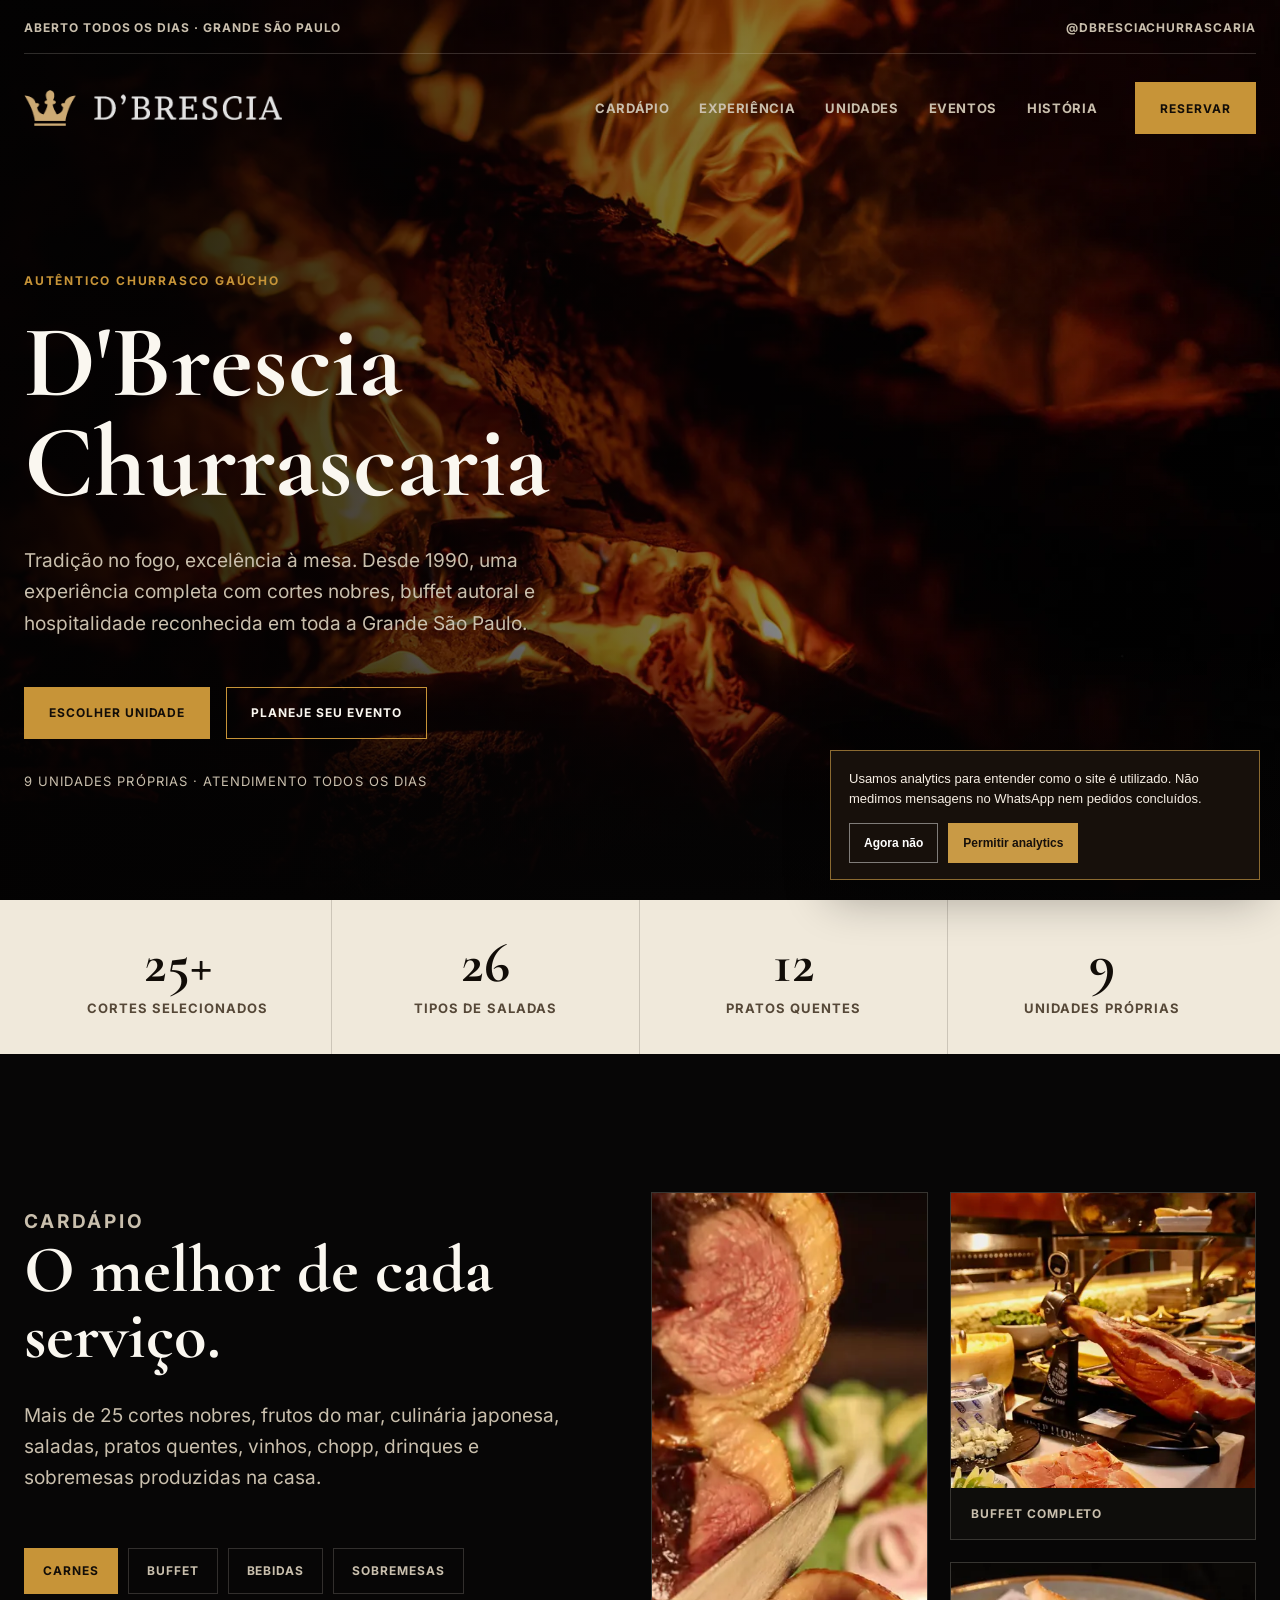
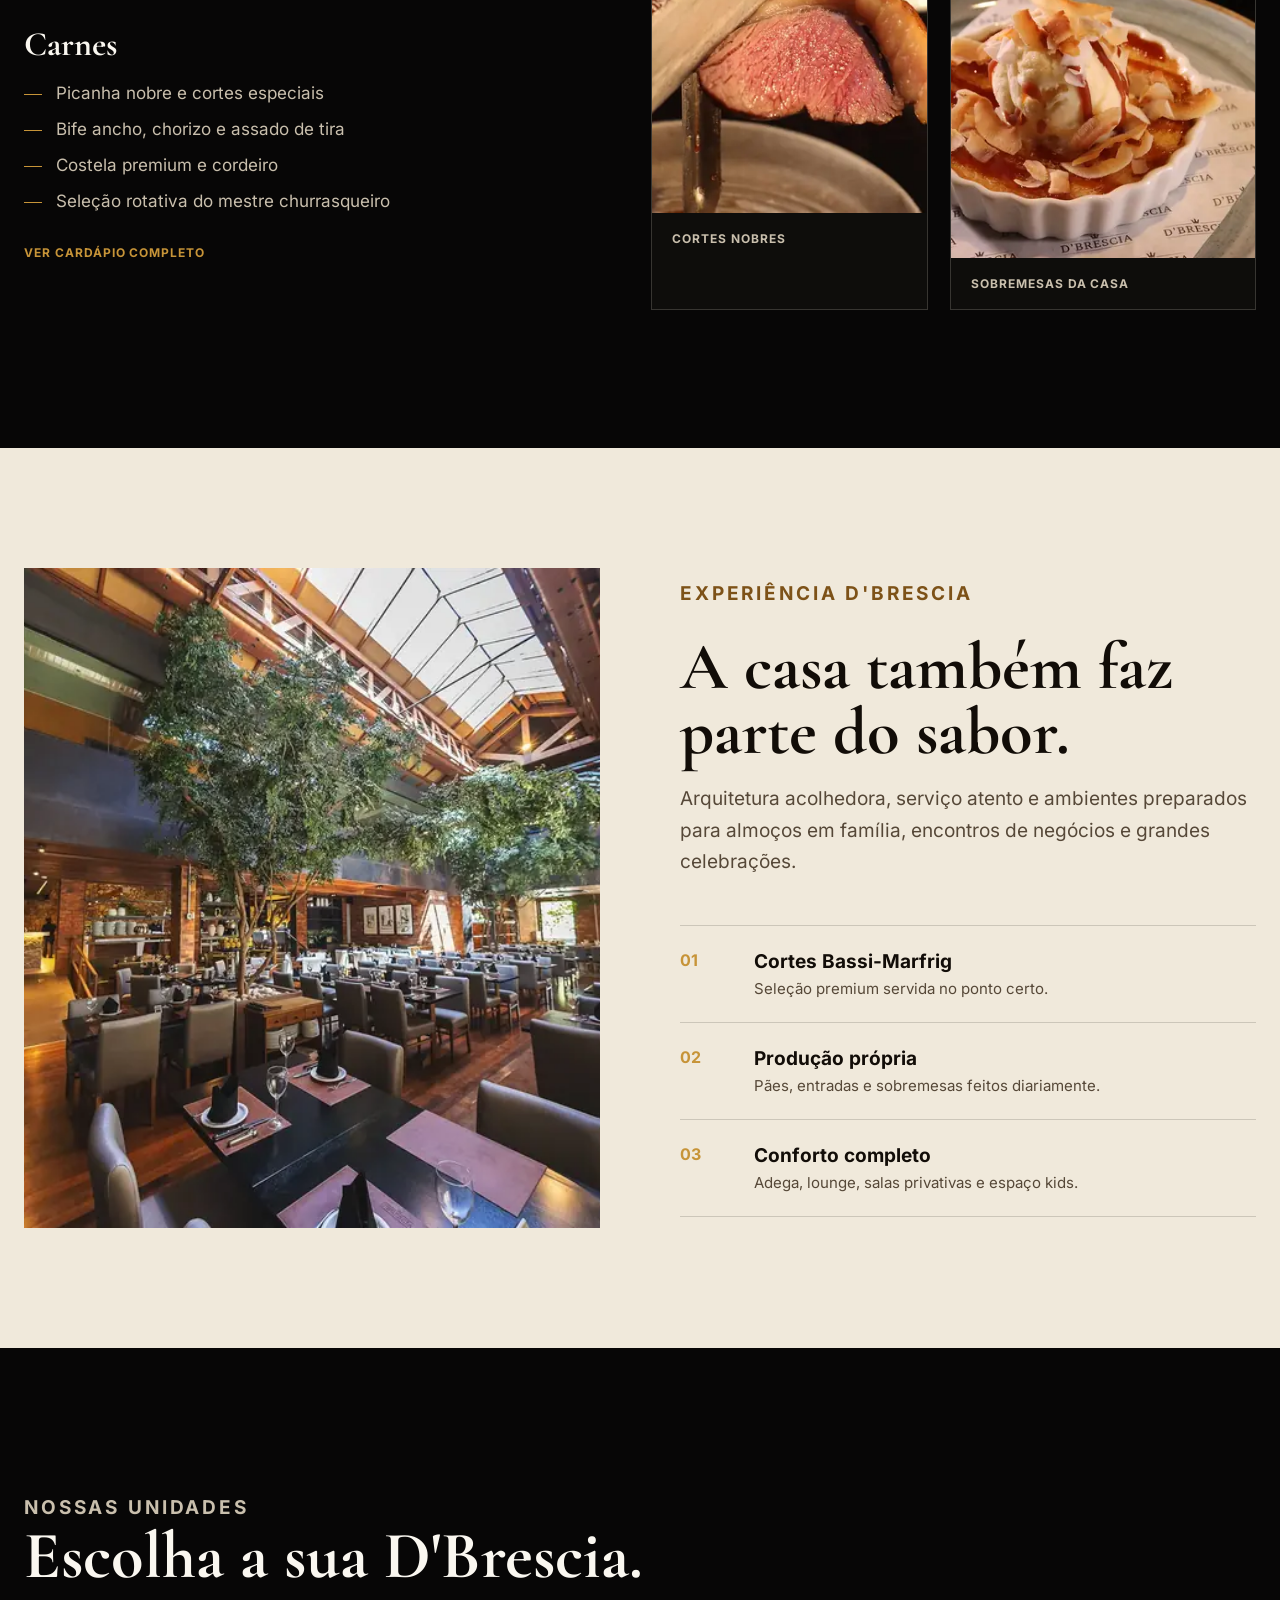
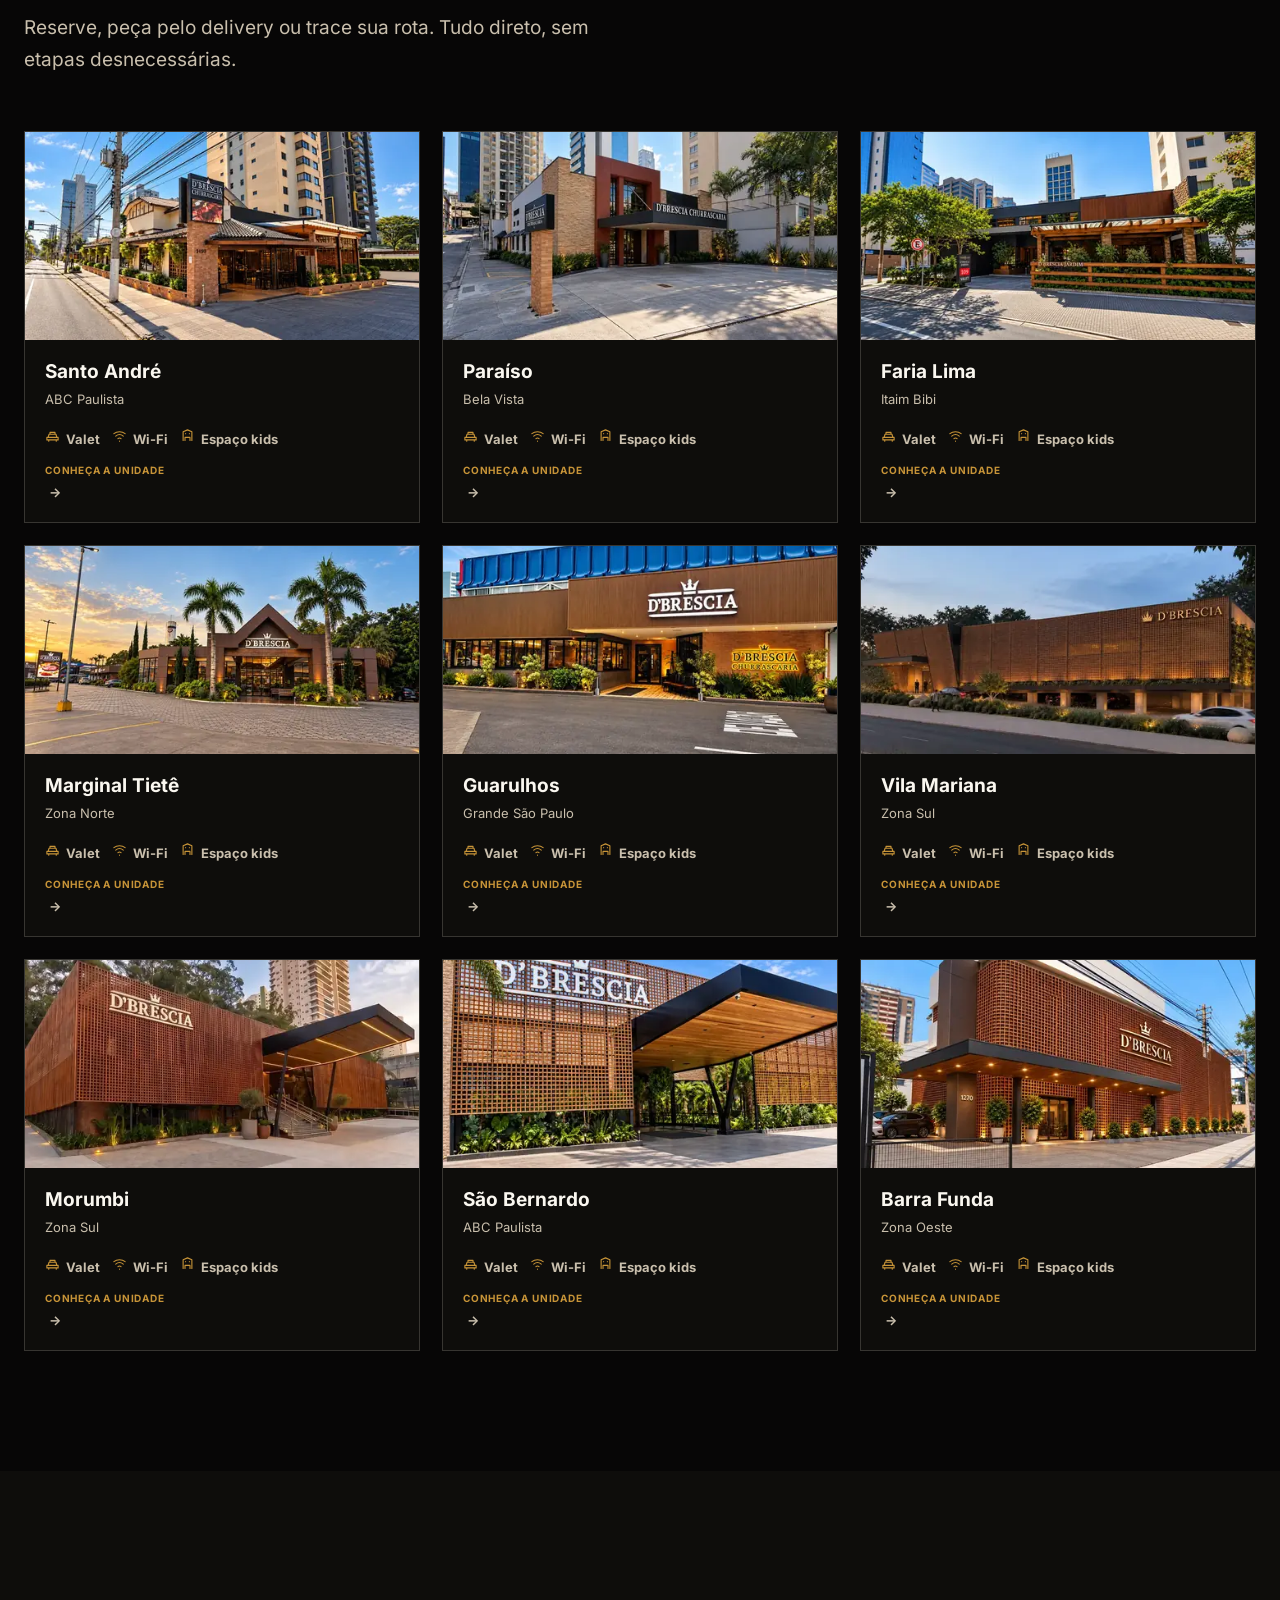
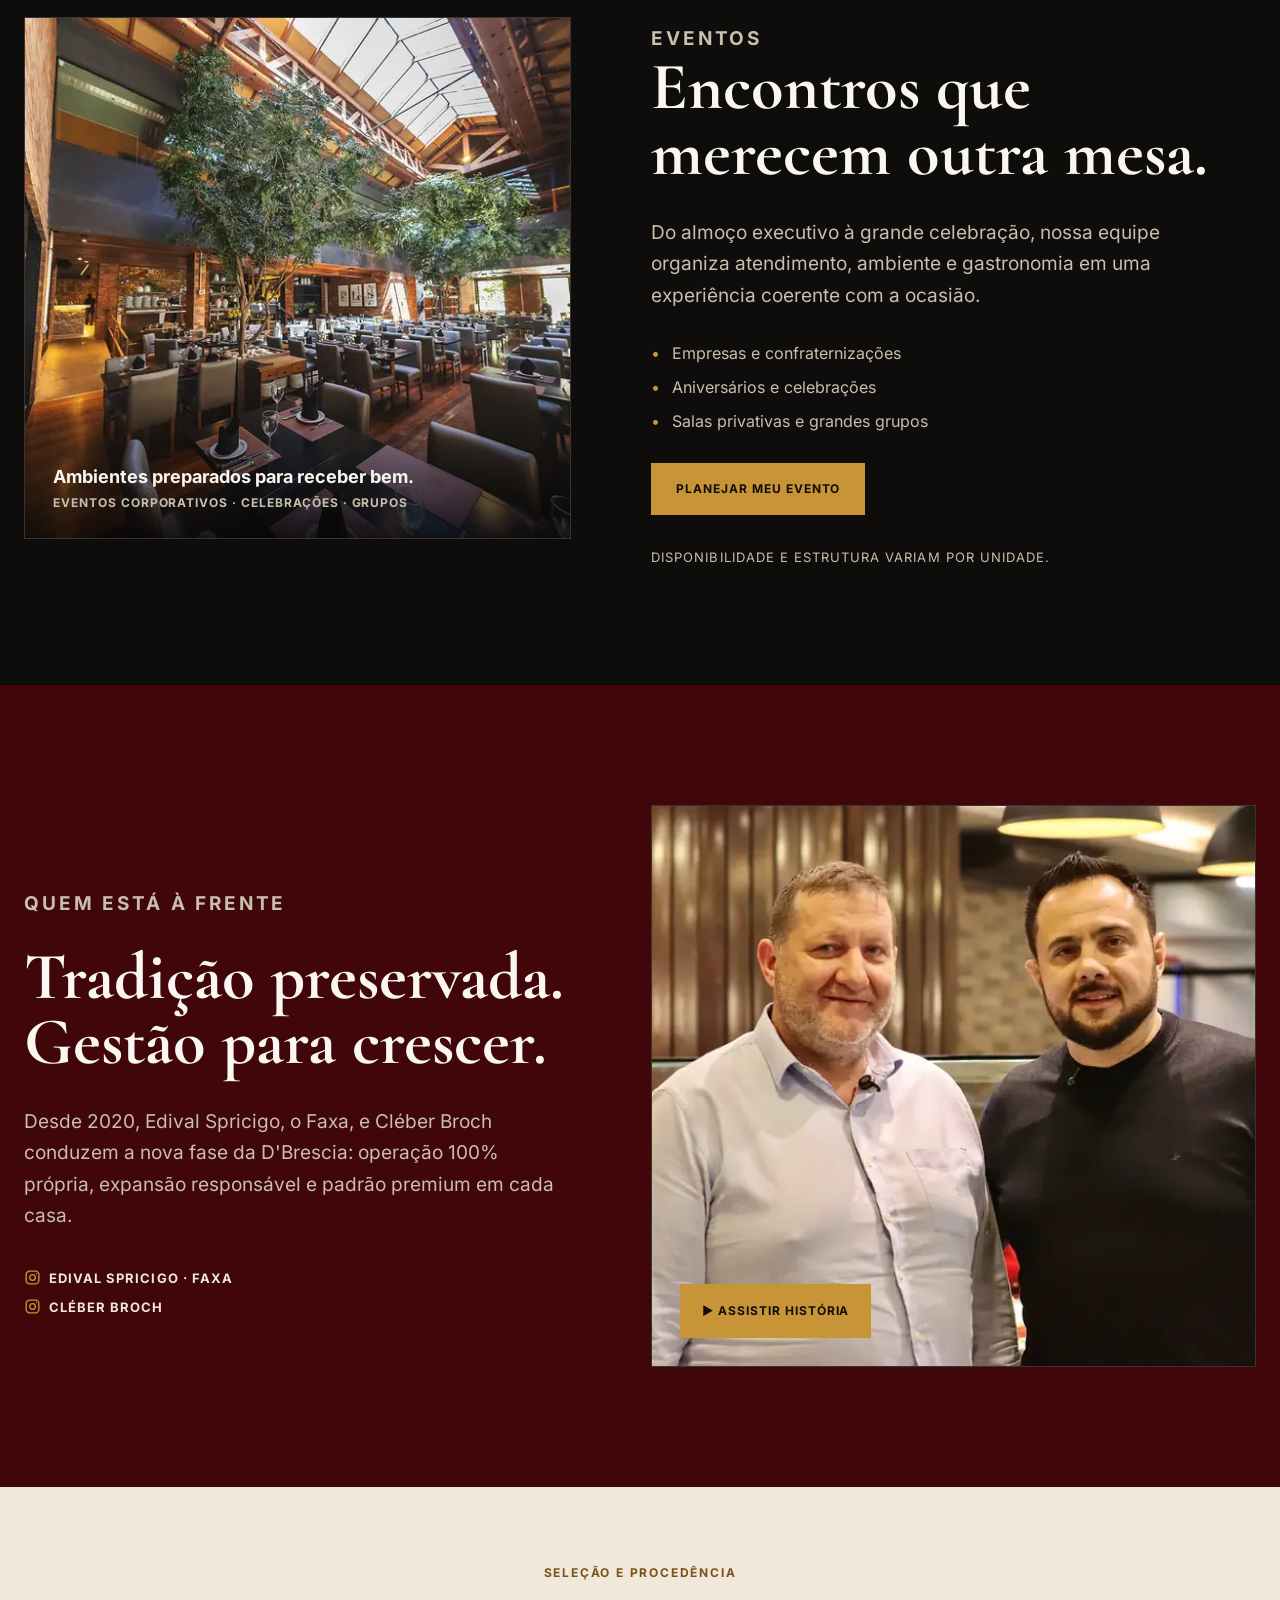
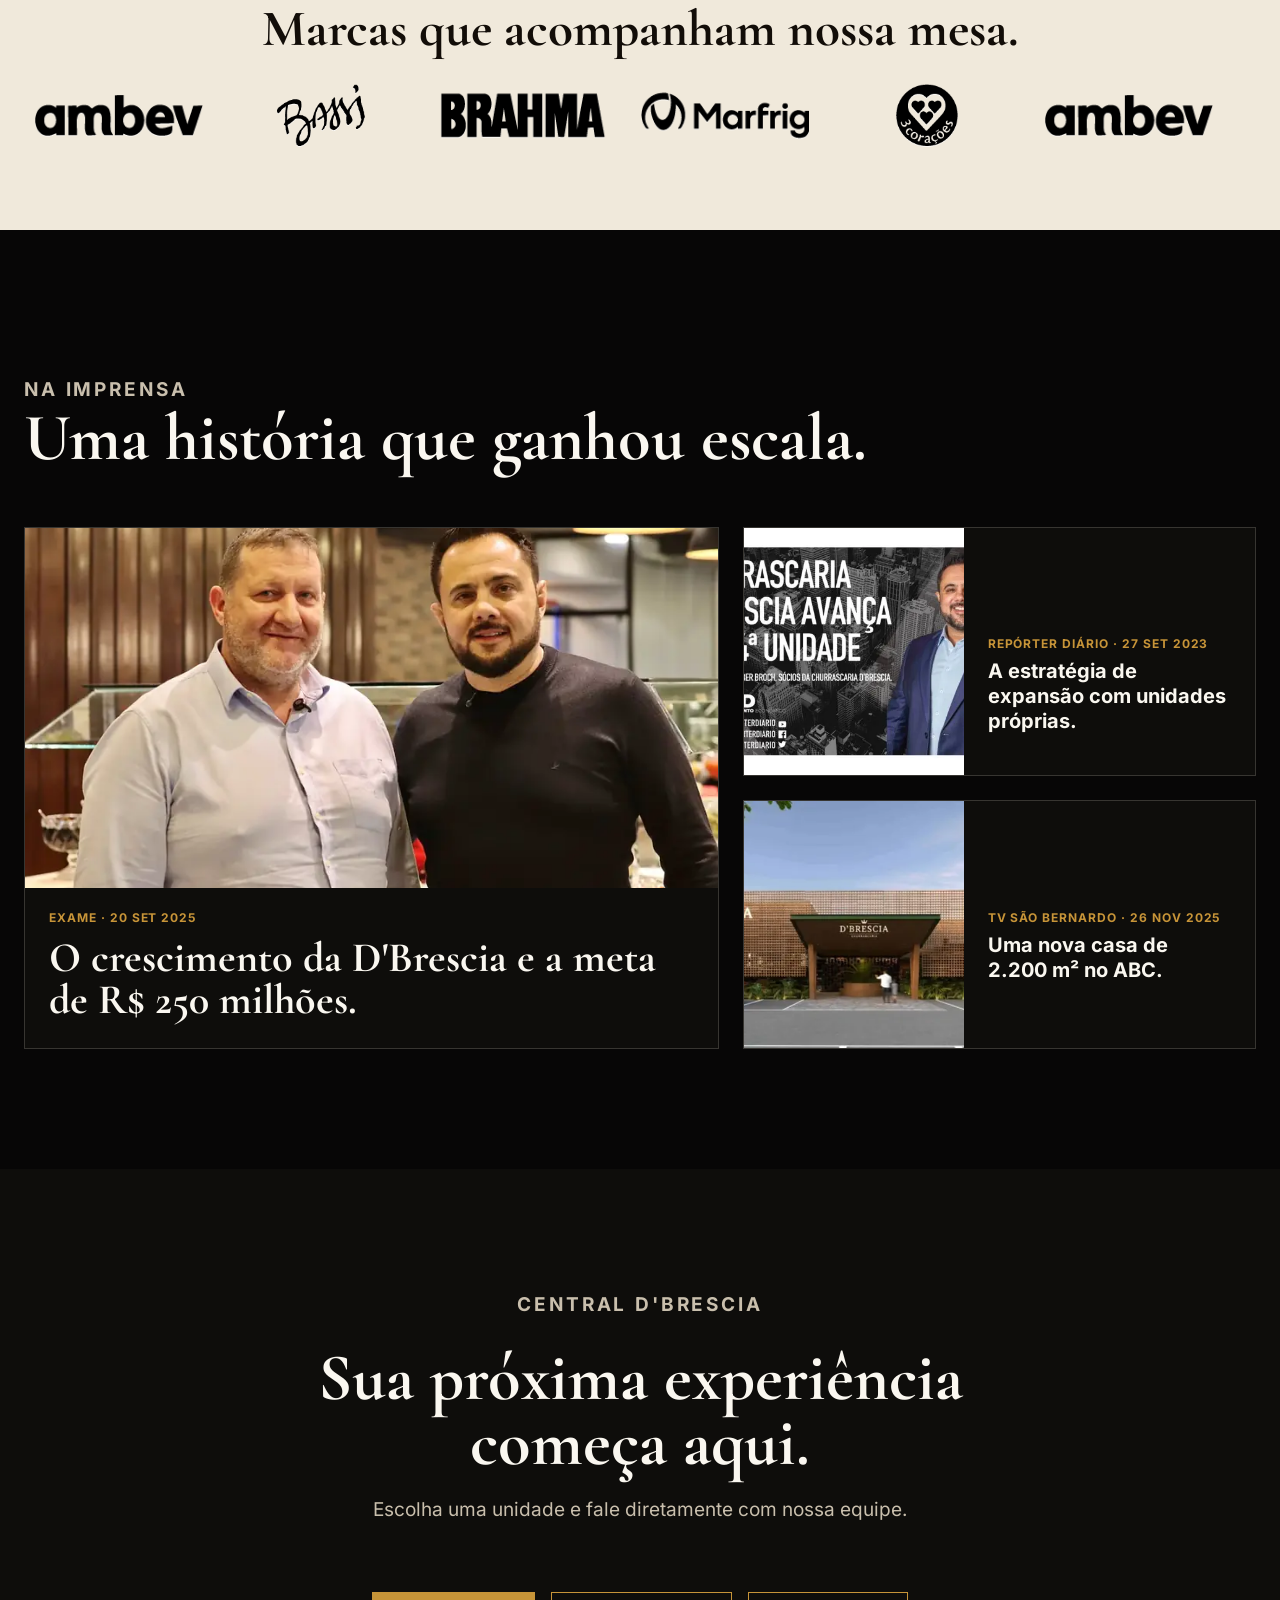
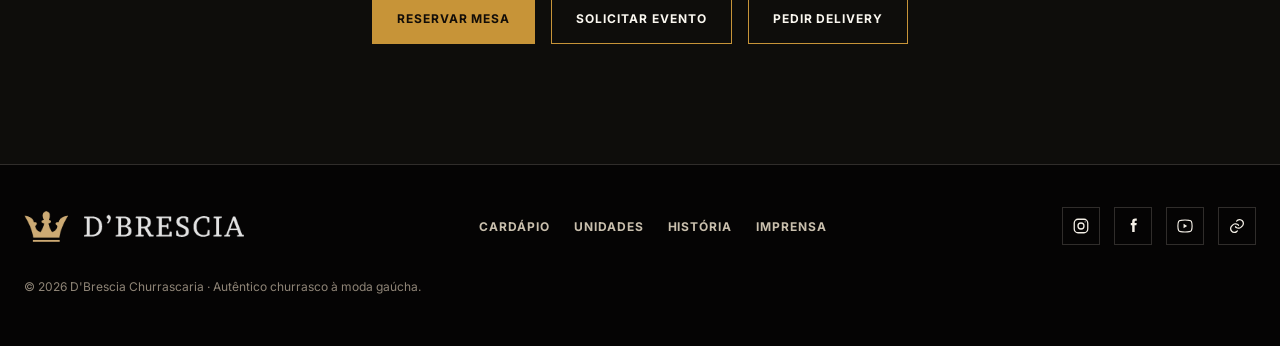
<file: index.html>
<!doctype html>
<html lang="pt-BR">
  <head>
    <meta charset="utf-8" />
    <meta name="viewport" content="width=device-width, initial-scale=1" />
    <title>D'Brescia Churrascaria | Rodízio, cortes nobres e eventos em São Paulo</title>
    <meta
      name="description"
      content="D'Brescia Churrascaria: rodízio com cortes nobres, buffet completo, eventos e 9 unidades na Grande São Paulo. Reserve sua mesa."
    />
    <meta name="robots" content="index,follow,max-image-preview:large,max-snippet:-1,max-video-preview:-1" />
    <meta name="theme-color" content="#070606" />
    <link rel="canonical" href="https://dbrescia.com.br/" />
    <meta property="og:type" content="website" />
    <meta property="og:locale" content="pt_BR" />
    <meta property="og:site_name" content="D'Brescia Churrascaria" />
    <meta property="og:title" content="D'Brescia Churrascaria | Rodízio, cortes nobres e eventos" />
    <meta property="og:description" content="Cortes nobres, buffet completo e hospitalidade em 9 unidades na Grande São Paulo." />
    <meta property="og:url" content="https://dbrescia.com.br/" />
    <meta property="og:image" content="https://dbrescia.com.br/assets/optimized/hero-fire.webp" />
    <meta name="twitter:card" content="summary_large_image" />
    <link rel="preload" as="image" href="assets/optimized/hero-fire-mobile.webp" media="(max-width: 620px)" fetchpriority="high" />
    <link rel="preload" as="image" href="assets/optimized/hero-fire.webp" media="(min-width: 621px)" fetchpriority="high" />
    <link rel="preload" as="font" type="font/woff2" href="assets/fonts/inter-400.woff2" crossorigin />
    <link rel="preload" as="font" type="font/woff2" href="assets/fonts/cormorant-garamond-700.woff2" crossorigin />
    <link rel="manifest" href="site.webmanifest" />
    <style>
      @font-face { font-family: "Cormorant Garamond"; font-style: normal; font-weight: 700; font-display: swap; src: url("assets/fonts/cormorant-garamond-700.woff2") format("woff2"); }
      @font-face { font-family: "Inter"; font-style: normal; font-weight: 400; font-display: swap; src: url("assets/fonts/inter-400.woff2") format("woff2"); }
      @font-face { font-family: "Inter"; font-style: normal; font-weight: 700; font-display: swap; src: url("assets/fonts/inter-700.woff2") format("woff2"); }
    </style>
    <link rel="stylesheet" href="styles.css" />
  </head>
  <body>
    <a class="skip-link" href="#conteudo">Pular para o conteúdo principal</a>
    <header class="site-header" id="inicio">
      <div class="hero-bg" aria-hidden="true">
        <picture>
          <source media="(max-width: 620px)" srcset="assets/optimized/hero-fire-mobile.webp" width="640" height="1067" />
          <img class="hero-poster" src="assets/optimized/hero-fire.webp" alt="" width="1600" height="1067" fetchpriority="high" />
        </picture>
        <video class="hero-video" muted loop playsinline preload="none" data-src="content/img/comrpessed-fire.mp4"></video>
      </div>
      <div class="container header-shell">
        <div class="topbar">
          <span>Aberto todos os dias · Grande São Paulo</span>
          <a href="https://www.instagram.com/dbresciachurrascaria/" target="_blank" rel="noreferrer">@dbresciachurrascaria</a>
        </div>

        <nav class="main-nav" aria-label="Navegação principal">
          <a class="brand" href="#inicio" aria-label="D'Brescia Churrascaria">
            <img src="assets/figma/fe874.png" alt="D'Brescia" width="301" height="42" />
          </a>
          <div class="nav-links">
            <a href="#cardapio">Cardápio</a>
            <a href="#experiencia">Experiência</a>
            <a href="#unidades">Unidades</a>
            <a href="#eventos">Eventos</a>
            <a href="#historia">História</a>
          </div>
          <a class="btn btn-gold nav-cta" href="https://dbrescia.com.br/tree/">Reservar</a>
          <button class="menu-button" type="button" aria-label="Abrir menu" aria-controls="mobile-menu" aria-expanded="false">
            <span></span><span></span>
          </button>
        </nav>

        <section class="hero-copy" aria-labelledby="hero-title">
          <p class="eyebrow">Autêntico churrasco gaúcho</p>
          <h1 id="hero-title">D'Brescia Churrascaria</h1>
          <p>
            Tradição no fogo, excelência à mesa. Desde 1990, uma experiência completa com cortes nobres,
            buffet autoral e hospitalidade reconhecida em toda a Grande São Paulo.
          </p>
          <div class="hero-actions">
            <a class="btn btn-gold" href="#unidades">Escolher unidade</a>
            <a class="btn btn-outline" href="#eventos">Planeje seu evento</a>
          </div>
          <small>9 unidades próprias · atendimento todos os dias</small>
        </section>
      </div>
    </header>

    <dialog class="mobile-menu" id="mobile-menu" aria-label="Menu principal">
      <div class="mobile-menu-head">
        <img src="assets/figma/fe874.png" alt="D'Brescia" width="301" height="42" />
        <button type="button" data-close-menu aria-label="Fechar menu">×</button>
      </div>
      <nav>
        <a href="#inicio">Início</a>
        <a href="#cardapio">Cardápio</a>
        <a href="#unidades">Unidades</a>
        <a href="#historia">Nossa história</a>
        <a href="#imprensa">Imprensa</a>
        <a href="#eventos">Eventos</a>
      </nav>
      <div class="mobile-menu-actions">
        <a class="btn btn-gold" href="tree/?mode=reservation#unidades">Reservar mesa</a>
        <a class="btn btn-outline" href="tree/?mode=events#unidades">Solicitar evento</a>
      </div>
    </dialog>

    <main id="conteudo">
      <section class="proof-band" aria-label="Destaques">
        <div class="container proof-grid">
          <article><strong>25+</strong><span>cortes selecionados</span></article>
          <article><strong>26</strong><span>tipos de saladas</span></article>
          <article><strong>12</strong><span>pratos quentes</span></article>
          <article><strong>9</strong><span>unidades próprias</span></article>
        </div>
      </section>

      <section class="section menu-section" id="cardapio">
        <div class="container menu-layout">
          <div class="section-copy">
            <p class="eyebrow">Cardápio</p>
            <h2>O melhor de cada serviço.</h2>
            <p>
              Mais de 25 cortes nobres, frutos do mar, culinária japonesa, saladas, pratos quentes, vinhos,
              chopp, drinques e sobremesas produzidas na casa.
            </p>
            <div class="tabs" role="tablist" aria-label="Categorias do cardápio">
              <button class="tab is-active" id="tab-carnes" type="button" role="tab" aria-selected="true" aria-controls="menu-panel" data-menu-tab="carnes">Carnes</button>
              <button class="tab" id="tab-buffet" type="button" role="tab" aria-selected="false" aria-controls="menu-panel" data-menu-tab="buffet">Buffet</button>
              <button class="tab" id="tab-bebidas" type="button" role="tab" aria-selected="false" aria-controls="menu-panel" data-menu-tab="bebidas">Bebidas</button>
              <button class="tab" id="tab-sobremesas" type="button" role="tab" aria-selected="false" aria-controls="menu-panel" data-menu-tab="sobremesas">Sobremesas</button>
            </div>
            <div class="menu-panel" id="menu-panel" role="tabpanel" aria-live="polite" aria-labelledby="tab-carnes" tabindex="-1"></div>
          </div>
          <div class="menu-gallery" aria-label="Fotos do cardápio">
            <figure class="gallery-main">
              <img src="assets/optimized/menu-carnes-960.webp" srcset="assets/optimized/menu-carnes-480.webp 480w, assets/optimized/menu-carnes-960.webp 960w" sizes="(max-width: 980px) 60vw, 420px" alt="Cortes nobres" loading="lazy" decoding="async" data-menu-image-main />
              <figcaption data-menu-caption-main>Cortes nobres</figcaption>
            </figure>
            <figure>
              <img src="assets/optimized/menu-buffet-960.webp" srcset="assets/optimized/menu-buffet-480.webp 480w, assets/optimized/menu-buffet-960.webp 960w" sizes="(max-width: 980px) 40vw, 320px" alt="Buffet completo" loading="lazy" decoding="async" data-menu-image-side />
              <figcaption data-menu-caption-side>Buffet completo</figcaption>
            </figure>
            <figure>
              <img src="assets/optimized/menu-sobremesas-960.webp" srcset="assets/optimized/menu-sobremesas-480.webp 480w, assets/optimized/menu-sobremesas-960.webp 960w" sizes="(max-width: 980px) 40vw, 450px" alt="Sobremesas da casa" loading="lazy" decoding="async" data-menu-image-bottom />
              <figcaption data-menu-caption-bottom>Sobremesas da casa</figcaption>
            </figure>
          </div>
        </div>
      </section>

      <section class="section experience" id="experiencia">
        <div class="experience-image">
          <img src="assets/optimized/ambiente-1200.webp" srcset="assets/optimized/ambiente-800.webp 800w, assets/optimized/ambiente-1200.webp 1200w, assets/optimized/ambiente.webp 1400w" sizes="(max-width: 980px) 100vw, 50vw" alt="Ambiente da D'Brescia" loading="lazy" decoding="async" />
        </div>
        <div class="experience-copy">
          <p class="eyebrow">Experiência D'Brescia</p>
          <h2>A casa também faz parte do sabor.</h2>
          <p>
            Arquitetura acolhedora, serviço atento e ambientes preparados para almoços em família,
            encontros de negócios e grandes celebrações.
          </p>
          <ol class="feature-list">
            <li><span>01</span><strong>Cortes Bassi-Marfrig</strong><small>Seleção premium servida no ponto certo.</small></li>
            <li><span>02</span><strong>Produção própria</strong><small>Pães, entradas e sobremesas feitos diariamente.</small></li>
            <li><span>03</span><strong>Conforto completo</strong><small>Adega, lounge, salas privativas e espaço kids.</small></li>
          </ol>
        </div>
      </section>

      <section class="section units-section" id="unidades">
        <div class="container">
          <div class="section-head">
            <div>
              <p class="eyebrow">Nossas unidades</p>
              <h2>Escolha a sua D'Brescia.</h2>
              <p>Reserve, peça pelo delivery ou trace sua rota. Tudo direto, sem etapas desnecessárias.</p>
            </div>
          </div>

          <div class="unit-feature" aria-live="polite">
            <img data-unit-main-image src="assets/optimized/unidade-santo-andre.webp" srcset="assets/optimized/unidade-santo-andre-480.webp 480w, assets/optimized/unidade-santo-andre-800.webp 800w, assets/optimized/unidade-santo-andre.webp 1200w" sizes="(max-width: 980px) 100vw, 60vw" alt="Unidade Santo André" loading="lazy" decoding="async" />
            <div>
              <span data-unit-index>01 / 09</span>
              <h3 data-unit-name>Santo André</h3>
              <p data-unit-address>Av. Dom Pedro II, 444 · Jardim</p>
              <div class="unit-actions">
                <a class="btn btn-gold" data-unit-whatsapp href="https://wa.me/5511996057584" target="_blank" rel="noreferrer">WhatsApp</a>
                <a class="btn btn-outline" data-unit-page href="unidades/santo-andre/">Conhecer unidade</a>
              </div>
            </div>
          </div>

          <div class="unit-controls" role="group" aria-label="Selecionar unidade"></div>
          <div class="unit-grid"></div>
        </div>
      </section>

      <section class="section events" id="eventos">
        <div class="container events-layout">
          <figure>
            <img src="assets/optimized/ambiente-1200.webp" srcset="assets/optimized/ambiente-800.webp 800w, assets/optimized/ambiente-1200.webp 1200w, assets/optimized/ambiente.webp 1400w" sizes="(max-width: 980px) 100vw, 50vw" alt="Ambiente preparado para eventos" loading="lazy" decoding="async" />
            <figcaption>
              <strong>Ambientes preparados para receber bem.</strong>
              <span>Eventos corporativos · celebrações · grupos</span>
            </figcaption>
          </figure>
          <div class="section-copy">
            <p class="eyebrow">Eventos</p>
            <h2>Encontros que merecem outra mesa.</h2>
            <p>
              Do almoço executivo à grande celebração, nossa equipe organiza atendimento, ambiente e gastronomia
              em uma experiência coerente com a ocasião.
            </p>
            <ul class="check-list">
              <li>Empresas e confraternizações</li>
              <li>Aniversários e celebrações</li>
              <li>Salas privativas e grandes grupos</li>
            </ul>
            <a class="btn btn-gold" href="tree/?mode=events#unidades">Planejar meu evento</a>
            <small>Disponibilidade e estrutura variam por unidade.</small>
          </div>
        </div>
      </section>

      <section class="section story" id="historia">
        <div class="container story-layout">
          <div>
            <p class="eyebrow">Quem está à frente</p>
            <h2>Tradição preservada. Gestão para crescer.</h2>
            <p>
              Desde 2020, Edival Spricigo, o Faxa, e Cléber Broch conduzem a nova fase da D'Brescia:
              operação 100% própria, expansão responsável e padrão premium em cada casa.
            </p>
            <div class="leaders">
              <a class="leaders__link" href="https://www.instagram.com/faxadbrescia/" target="_blank" rel="noreferrer">
                <svg viewBox="0 0 24 24" aria-hidden="true"><rect x="3" y="3" width="18" height="18" rx="5"></rect><circle cx="12" cy="12" r="4"></circle><circle class="leaders__dot" cx="17.5" cy="6.5" r="1"></circle></svg>
                <span>Edival Spricigo · Faxa</span>
              </a>
              <a class="leaders__link" href="https://www.instagram.com/cleberbroch/" target="_blank" rel="noreferrer">
                <svg viewBox="0 0 24 24" aria-hidden="true"><rect x="3" y="3" width="18" height="18" rx="5"></rect><circle cx="12" cy="12" r="4"></circle><circle class="leaders__dot" cx="17.5" cy="6.5" r="1"></circle></svg>
                <span>Cléber Broch</span>
              </a>
            </div>
          </div>
          <a class="video-card" href="https://www.youtube.com/watch?v=GO7LX_fqPFc" target="_blank" rel="noreferrer">
            <img src="assets/optimized/historia-1200.webp" srcset="assets/optimized/historia-480.webp 480w, assets/optimized/historia-800.webp 800w, assets/optimized/historia-1200.webp 1200w" sizes="(max-width: 980px) 100vw, 50vw" alt="Edival Spricigo e Cléber Broch" loading="lazy" decoding="async" />
            <span>▶ Assistir história</span>
          </a>
        </div>
      </section>

      <section class="partners" aria-labelledby="partners-title">
        <div class="container partners-layout">
          <div>
            <p class="eyebrow">Seleção e procedência</p>
            <h2 id="partners-title">Marcas que acompanham nossa mesa.</h2>
          </div>
          <div class="partner-marquee" role="group" aria-label="Marcas selecionadas">
            <div class="partner-logos">
              <div class="partner-logos__group">
                <img src="assets/figma/53ff4.png" alt="Ambev" />
                <img src="assets/figma/e5838.png" alt="Bassi" />
                <img src="assets/figma/cb8c1.png" alt="Brahma" />
                <img src="assets/figma/28955.png" alt="Marfrig" />
                <img src="assets/figma/1bcff.png" alt="3 Corações" />
              </div>
              <div class="partner-logos__group" aria-hidden="true">
                <img src="assets/figma/53ff4.png" alt="" />
                <img src="assets/figma/e5838.png" alt="" />
                <img src="assets/figma/cb8c1.png" alt="" />
                <img src="assets/figma/28955.png" alt="" />
                <img src="assets/figma/1bcff.png" alt="" />
              </div>
            </div>
          </div>
        </div>
      </section>

      <section class="section press" id="imprensa">
        <div class="container">
          <div class="section-head">
            <div>
              <p class="eyebrow">Na imprensa</p>
              <h2>Uma história que ganhou escala.</h2>
            </div>
          </div>
          <div class="press-grid">
            <a class="press-main" href="https://exame.com/negocios/o-paulista-e-o-catarinense-que-vao-faturar-r-250-milhoes-com-churrasco-tipicamente-gaucho/" target="_blank" rel="noreferrer">
              <img src="assets/optimized/historia-1200.webp" srcset="assets/optimized/historia-480.webp 480w, assets/optimized/historia-800.webp 800w, assets/optimized/historia-1200.webp 1200w" sizes="(max-width: 980px) 100vw, 50vw" alt="Entrevista D'Brescia" loading="lazy" decoding="async" />
              <span>Exame · 20 set 2025</span>
              <strong>O crescimento da D'Brescia e a meta de R$ 250 milhões.</strong>
            </a>
            <a class="press-item" href="https://www.reporterdiario.com.br/noticia/3321162/rd-momento-economico-27-09-2023-as-18h-churrascaria-dbrescia-avanca-com-4a-unidade/" target="_blank" rel="noreferrer">
              <img src="assets/optimized/press-reporter-diario.webp" alt="Repórter Diário" width="600" height="400" loading="lazy" decoding="async" />
              <span>Repórter Diário · 27 set 2023</span>
              <strong>A estratégia de expansão com unidades próprias.</strong>
            </a>
            <a class="press-item" href="https://tvsaobernardo.com/churrascaria-dbrescia-inaugura-amanha-no-planalto/" target="_blank" rel="noreferrer">
              <img src="assets/optimized/press-tv-sao-bernardo-800.webp" srcset="assets/optimized/press-tv-sao-bernardo-480.webp 480w, assets/optimized/press-tv-sao-bernardo-800.webp 800w" sizes="(max-width: 980px) 100vw, 380px" alt="TV São Bernardo" loading="lazy" decoding="async" />
              <span>TV São Bernardo · 26 nov 2025</span>
              <strong>Uma nova casa de 2.200 m² no ABC.</strong>
            </a>
          </div>
        </div>
      </section>

      <section class="closing">
        <div class="container closing-layout">
          <div>
            <p class="eyebrow">Central D'Brescia</p>
            <h2>Sua próxima experiência começa aqui.</h2>
            <p>Escolha uma unidade e fale diretamente com nossa equipe.</p>
            <div class="hero-actions">
              <a class="btn btn-gold" href="tree/?mode=reservation#unidades">Reservar mesa</a>
              <a class="btn btn-outline" href="tree/?mode=events#unidades">Solicitar evento</a>
              <a class="btn btn-outline" href="tree/?mode=delivery#unidades">Pedir delivery</a>
            </div>
          </div>
        </div>
      </section>
    </main>

    <footer class="site-footer">
      <div class="container footer-layout">
        <img src="assets/figma/fe874.png" alt="D'Brescia" width="301" height="42" loading="lazy" />
        <nav aria-label="Links do rodapé">
          <a href="#cardapio">Cardápio</a>
          <a href="#unidades">Unidades</a>
          <a href="#historia">História</a>
          <a href="#imprensa">Imprensa</a>
        </nav>
        <div class="socials">
          <a href="https://www.instagram.com/dbresciachurrascaria/" target="_blank" rel="noreferrer"><img src="assets/figma/6b1d5.svg" alt="Instagram" /></a>
          <a href="https://www.facebook.com/dbresciachurrascaria/" target="_blank" rel="noreferrer"><img src="assets/figma/28d46.svg" alt="Facebook" /></a>
          <a href="https://www.youtube.com/watch?v=GO7LX_fqPFc" target="_blank" rel="noreferrer"><img src="assets/figma/98558.svg" alt="YouTube" /></a>
          <a href="https://dbrescia.com.br/tree/"><img src="assets/figma/1e00f.svg" alt="Central D'Brescia" /></a>
        </div>
        <small>© 2026 D'Brescia Churrascaria · Autêntico churrasco à moda gaúcha.</small>
      </div>
    </footer>

    <nav class="mobile-sticky" aria-label="Ações rápidas">
      <a href="#unidades"><span class="mobile-sticky__icon"><img src="assets/figma/1b654.svg" alt="" /></span><span>Unidades</span></a>
      <a href="https://dbrescia.com.br/tree/"><span class="mobile-sticky__icon"><img src="assets/figma/786ed.svg" alt="" /></span><span>WhatsApp</span></a>
      <a href="https://dbrescia.com.br/tree/"><span class="mobile-sticky__icon"><img src="assets/figma/3e190.svg" alt="" /></span><span>Reservar</span></a>
    </nav>

    <script type="application/ld+json">
{"@context":"https://schema.org","@type":"Restaurant","name":"D'Brescia Churrascaria","description":"Rodízio com cortes nobres, buffet completo e espaços para eventos na Grande São Paulo.","url":"https://dbrescia.com.br/","image":"https://dbrescia.com.br/assets/optimized/hero-fire.webp","servesCuisine":["Churrasco gaúcho","Brasileira"],"areaServed":"Grande São Paulo","sameAs":["https://www.instagram.com/dbresciachurrascaria/","https://www.facebook.com/dbresciachurrascaria/"]}
</script>
<script src="script.js" defer></script>
      <script src="analytics-config.js"></script>
    <script src="analytics.js"></script>
  </body>
</html>
</file>
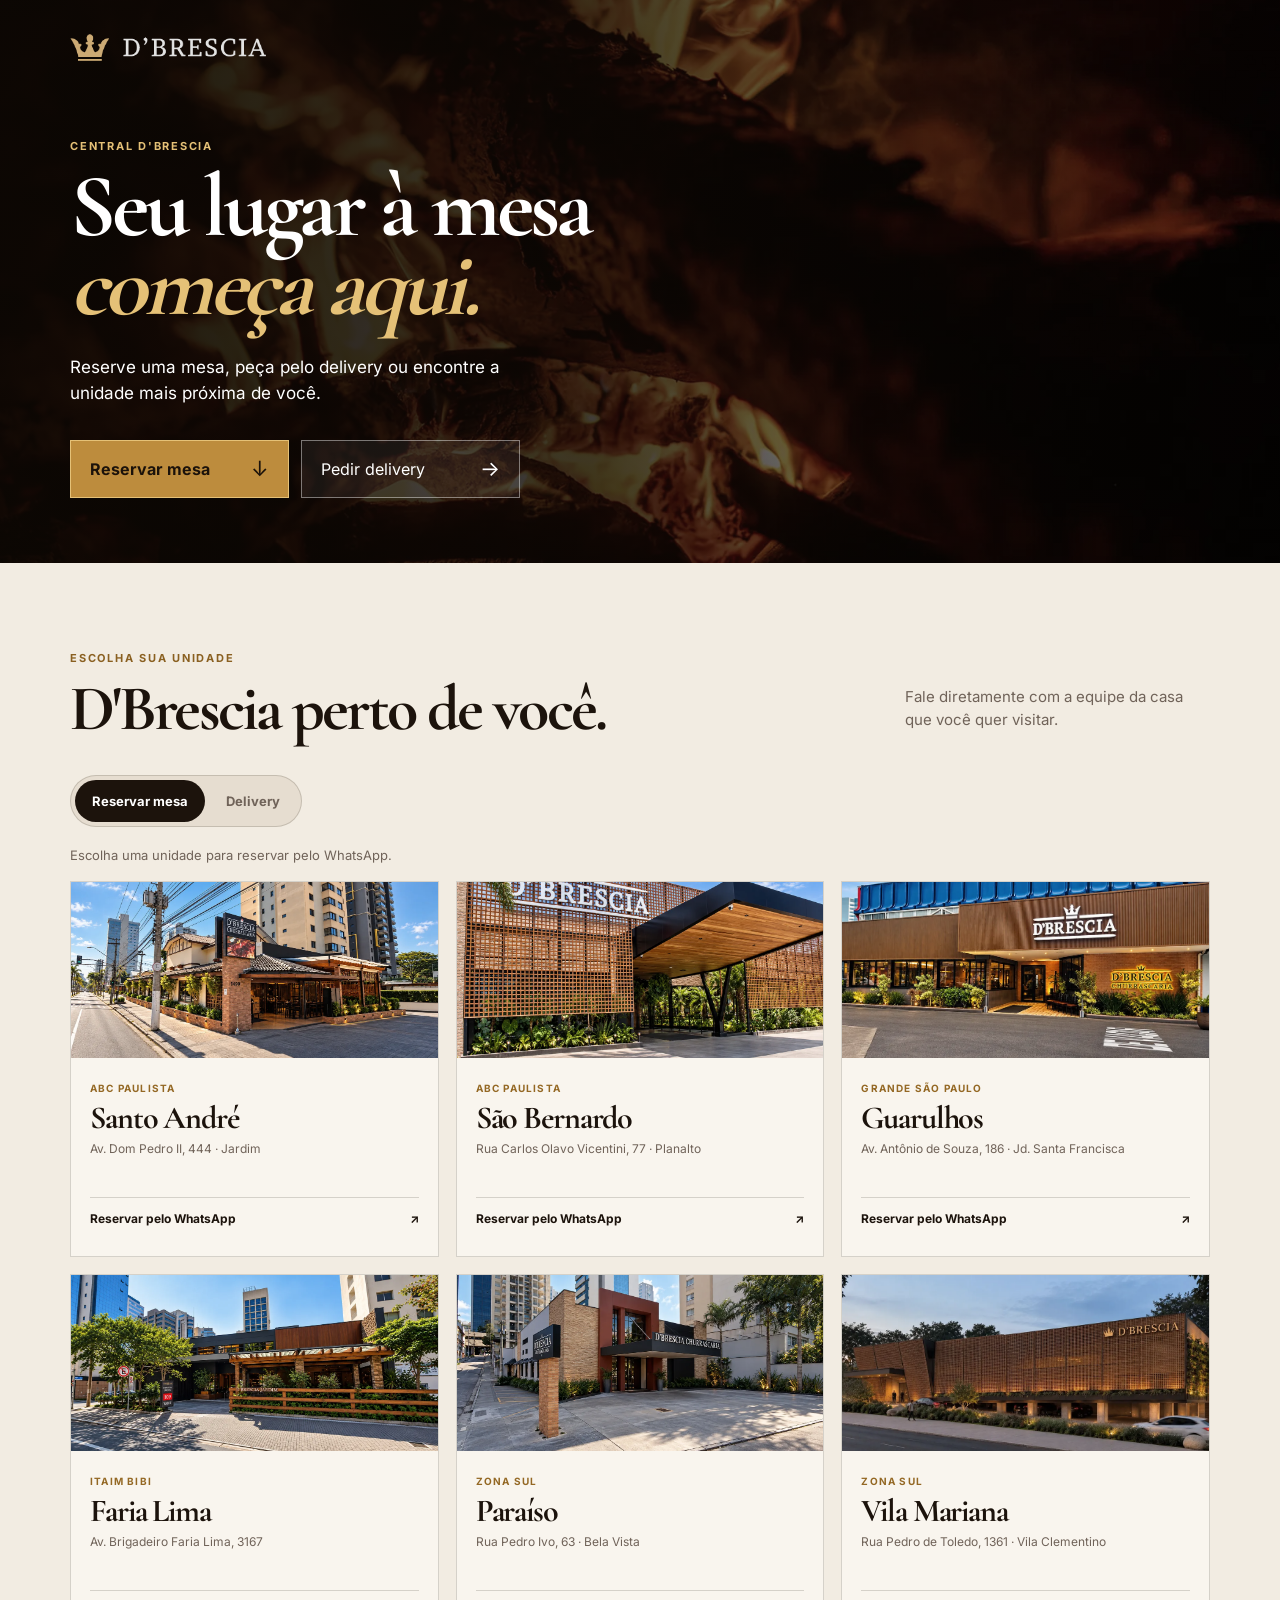
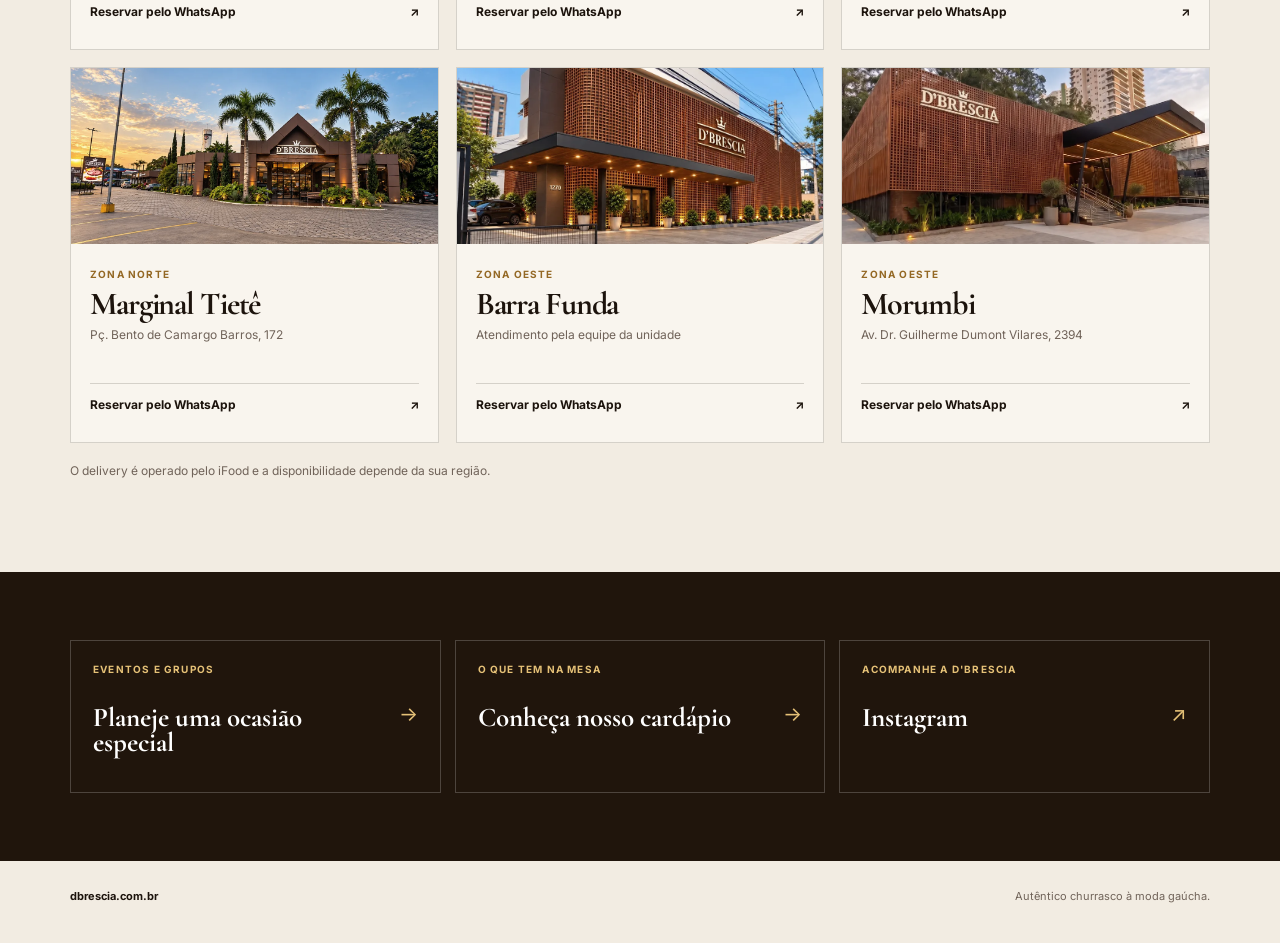
<file: central/index.html>
<!doctype html>
<html lang="pt-BR"><head>
<meta charset="utf-8"><meta name="viewport" content="width=device-width, initial-scale=1"><meta name="theme-color" content="#17110b"><meta name="description" content="Reserve sua mesa, peça delivery e encontre a unidade D'Brescia mais próxima."><title>Central D'Brescia | Reservas, delivery e unidades</title>
<link rel="stylesheet" href="../assets/fonts/google-fonts.css"><link rel="stylesheet" href="central.css"></head><body>
<a class="skip-link" href="#unidades">Ir para as unidades</a><header class="hero"><img class="hero__image" src="../assets/optimized/hero-fire.webp" alt="" aria-hidden="true"><div class="hero__veil" aria-hidden="true"></div><div class="shell hero__content"><a class="brand" href="../" aria-label="Ir para o site da D'Brescia"><img src="../assets/figma/fe874.png" alt="D'Brescia Churrascaria"></a><p class="eyebrow">Central D'Brescia</p><h1>Seu lugar à mesa<br><em>começa aqui.</em></h1><p class="intro">Reserve uma mesa, peça pelo delivery ou encontre a unidade mais próxima de você.</p><div class="quick-actions"><a href="#unidades" class="quick-action quick-action--primary"><span>Reservar mesa</span><b aria-hidden="true">↓</b></a><button type="button" class="quick-action" data-show-delivery><span>Pedir delivery</span><b aria-hidden="true">→</b></button></div></div></header>
<main><section class="directory shell" id="unidades" aria-labelledby="directory-title"><div class="section-heading"><div><p class="eyebrow eyebrow--dark">Escolha sua unidade</p><h2 id="directory-title">D'Brescia perto de você.</h2></div><p>Fale diretamente com a equipe da casa que você quer visitar.</p></div><div class="mode-switch" role="group" aria-label="Tipo de atendimento"><button class="mode-switch__button is-active" type="button" data-mode="reservation" aria-pressed="true">Reservar mesa</button><button class="mode-switch__button" type="button" data-mode="delivery" aria-pressed="false">Delivery</button></div><p class="directory-status" aria-live="polite" data-directory-status>Escolha uma unidade para reservar pelo WhatsApp.</p><div class="unit-grid">
<article class="unit-card" data-delivery="true"><img src="../assets/optimized/unidade-santo-andre.webp" alt="Ambiente da unidade Santo André"><div class="unit-card__content"><span>ABC Paulista</span><h3>Santo André</h3><p>Av. Dom Pedro II, 444 · Jardim</p><a data-reservation href="https://wa.me/5511996057584" target="_blank" rel="noreferrer">Reservar pelo WhatsApp <b>↗</b></a><a data-delivery-link href="https://www.ifood.com.br/delivery/santo-andre-sp/dbrescia-churrascaria---santo-andre-jardim/357839e2-0d95-4110-851f-fc168f4df220?utm_medium=share" target="_blank" rel="noreferrer">Pedir no iFood <b>↗</b></a></div></article>
<article class="unit-card" data-delivery="false"><img src="../assets/optimized/unidade-sao-bernardo.webp" alt="Ambiente da unidade São Bernardo"><div class="unit-card__content"><span>ABC Paulista</span><h3>São Bernardo</h3><p>Rua Carlos Olavo Vicentini, 77 · Planalto</p><a data-reservation href="https://wa.me/5511913662743" target="_blank" rel="noreferrer">Reservar pelo WhatsApp <b>↗</b></a></div></article>
<article class="unit-card" data-delivery="true"><img src="../assets/optimized/unidade-guarulhos.webp" alt="Ambiente da unidade Guarulhos"><div class="unit-card__content"><span>Grande São Paulo</span><h3>Guarulhos</h3><p>Av. Antônio de Souza, 186 · Jd. Santa Francisca</p><a data-reservation href="https://wa.me/5511977891460" target="_blank" rel="noreferrer">Reservar pelo WhatsApp <b>↗</b></a><a data-delivery-link href="https://www.ifood.com.br/delivery/guarulhos-sp/dbrescia-guarulhos-jardim-santa-francisca/f6942df5-fcc2-46cf-9b38-d2be1571c458?utm_medium=share" target="_blank" rel="noreferrer">Pedir no iFood <b>↗</b></a></div></article>
<article class="unit-card" data-delivery="false"><img src="../assets/optimized/unidade-faria-lima.webp" alt="Ambiente da unidade Faria Lima"><div class="unit-card__content"><span>Itaim Bibi</span><h3>Faria Lima</h3><p>Av. Brigadeiro Faria Lima, 3167</p><a data-reservation href="https://wa.me/5511978285657" target="_blank" rel="noreferrer">Reservar pelo WhatsApp <b>↗</b></a></div></article>
<article class="unit-card" data-delivery="true"><img src="../assets/optimized/unidade-paraiso.webp" alt="Ambiente da unidade Paraíso"><div class="unit-card__content"><span>Zona Sul</span><h3>Paraíso</h3><p>Rua Pedro Ivo, 63 · Bela Vista</p><a data-reservation href="https://wa.me/5511974663743" target="_blank" rel="noreferrer">Reservar pelo WhatsApp <b>↗</b></a><a data-delivery-link href="https://www.ifood.com.br/delivery/sao-paulo-sp/dbrescia-churrascaria---paraiso-bela-vista/3a374147-6ee0-4999-ad0d-ab24472cc7b7?utm_medium=share" target="_blank" rel="noreferrer">Pedir no iFood <b>↗</b></a></div></article>
<article class="unit-card" data-delivery="true"><img src="../assets/optimized/unidade-vila-mariana.webp" alt="Ambiente da unidade Vila Mariana"><div class="unit-card__content"><span>Zona Sul</span><h3>Vila Mariana</h3><p>Rua Pedro de Toledo, 1361 · Vila Clementino</p><a data-reservation href="https://wa.me/5511925296446" target="_blank" rel="noreferrer">Reservar pelo WhatsApp <b>↗</b></a><a data-delivery-link href="https://www.ifood.com.br/delivery/sao-paulo-sp/dbrescia-churrascaria---vila-mariana-vila-clementino/b2a76a30-064f-420e-a0a2-329fb798f8db?utm_medium=share" target="_blank" rel="noreferrer">Pedir no iFood <b>↗</b></a></div></article>
<article class="unit-card" data-delivery="true"><img src="../assets/optimized/unidade-marginal-tiete.webp" alt="Ambiente da unidade Marginal Tietê"><div class="unit-card__content"><span>Zona Norte</span><h3>Marginal Tietê</h3><p>Pç. Bento de Camargo Barros, 172</p><a data-reservation href="https://wa.me/5511913707061" target="_blank" rel="noreferrer">Reservar pelo WhatsApp <b>↗</b></a><a data-delivery-link href="https://www.ifood.com.br/delivery/sao-paulo-sp/dbrescia-churrascaria---anhembi-ponte-pequena/7b18e98c-14c0-4794-aaab-cb69a06d0c6c?utm_medium=share" target="_blank" rel="noreferrer">Pedir no iFood <b>↗</b></a></div></article>
<article class="unit-card" data-delivery="false"><img src="../assets/optimized/unidade-barra-funda.webp" alt="Ambiente da unidade Barra Funda"><div class="unit-card__content"><span>Zona Oeste</span><h3>Barra Funda</h3><p>Atendimento pela equipe da unidade</p><a data-reservation href="https://wa.me/5511943976727" target="_blank" rel="noreferrer">Reservar pelo WhatsApp <b>↗</b></a></div></article>
<article class="unit-card" data-delivery="true"><img src="../assets/optimized/unidade-morumbi.webp" alt="Ambiente da unidade Morumbi"><div class="unit-card__content"><span>Zona Oeste</span><h3>Morumbi</h3><p>Av. Dr. Guilherme Dumont Vilares, 2394</p><a data-reservation href="https://wa.me/5511995706960" target="_blank" rel="noreferrer">Reservar pelo WhatsApp <b>↗</b></a><a data-delivery-link href="https://www.ifood.com.br/delivery/sao-paulo-sp/dbrescia-churrascaria---morumbi-jardim-londrina/d4861f5e-2069-4886-944d-3065ae4674b9?utm_medium=share" target="_blank" rel="noreferrer">Pedir no iFood <b>↗</b></a></div></article>
</div><p class="delivery-note">O delivery é operado pelo iFood e a disponibilidade depende da sua região.</p></section><section class="other-links"><div class="shell other-links__grid"><a href="../#eventos"><span>Eventos e grupos</span><strong>Planeje uma ocasião especial <b>→</b></strong></a><a href="../#cardapio"><span>O que tem na mesa</span><strong>Conheça nosso cardápio <b>→</b></strong></a><a href="https://www.instagram.com/dbresciachurrascaria/" target="_blank" rel="noreferrer"><span>Acompanhe a D'Brescia</span><strong>Instagram <b>↗</b></strong></a></div></section></main><footer class="footer shell"><a href="../">dbrescia.com.br</a><span>Autêntico churrasco à moda gaúcha.</span></footer><script src="central.js"></script></body></html>
</file>
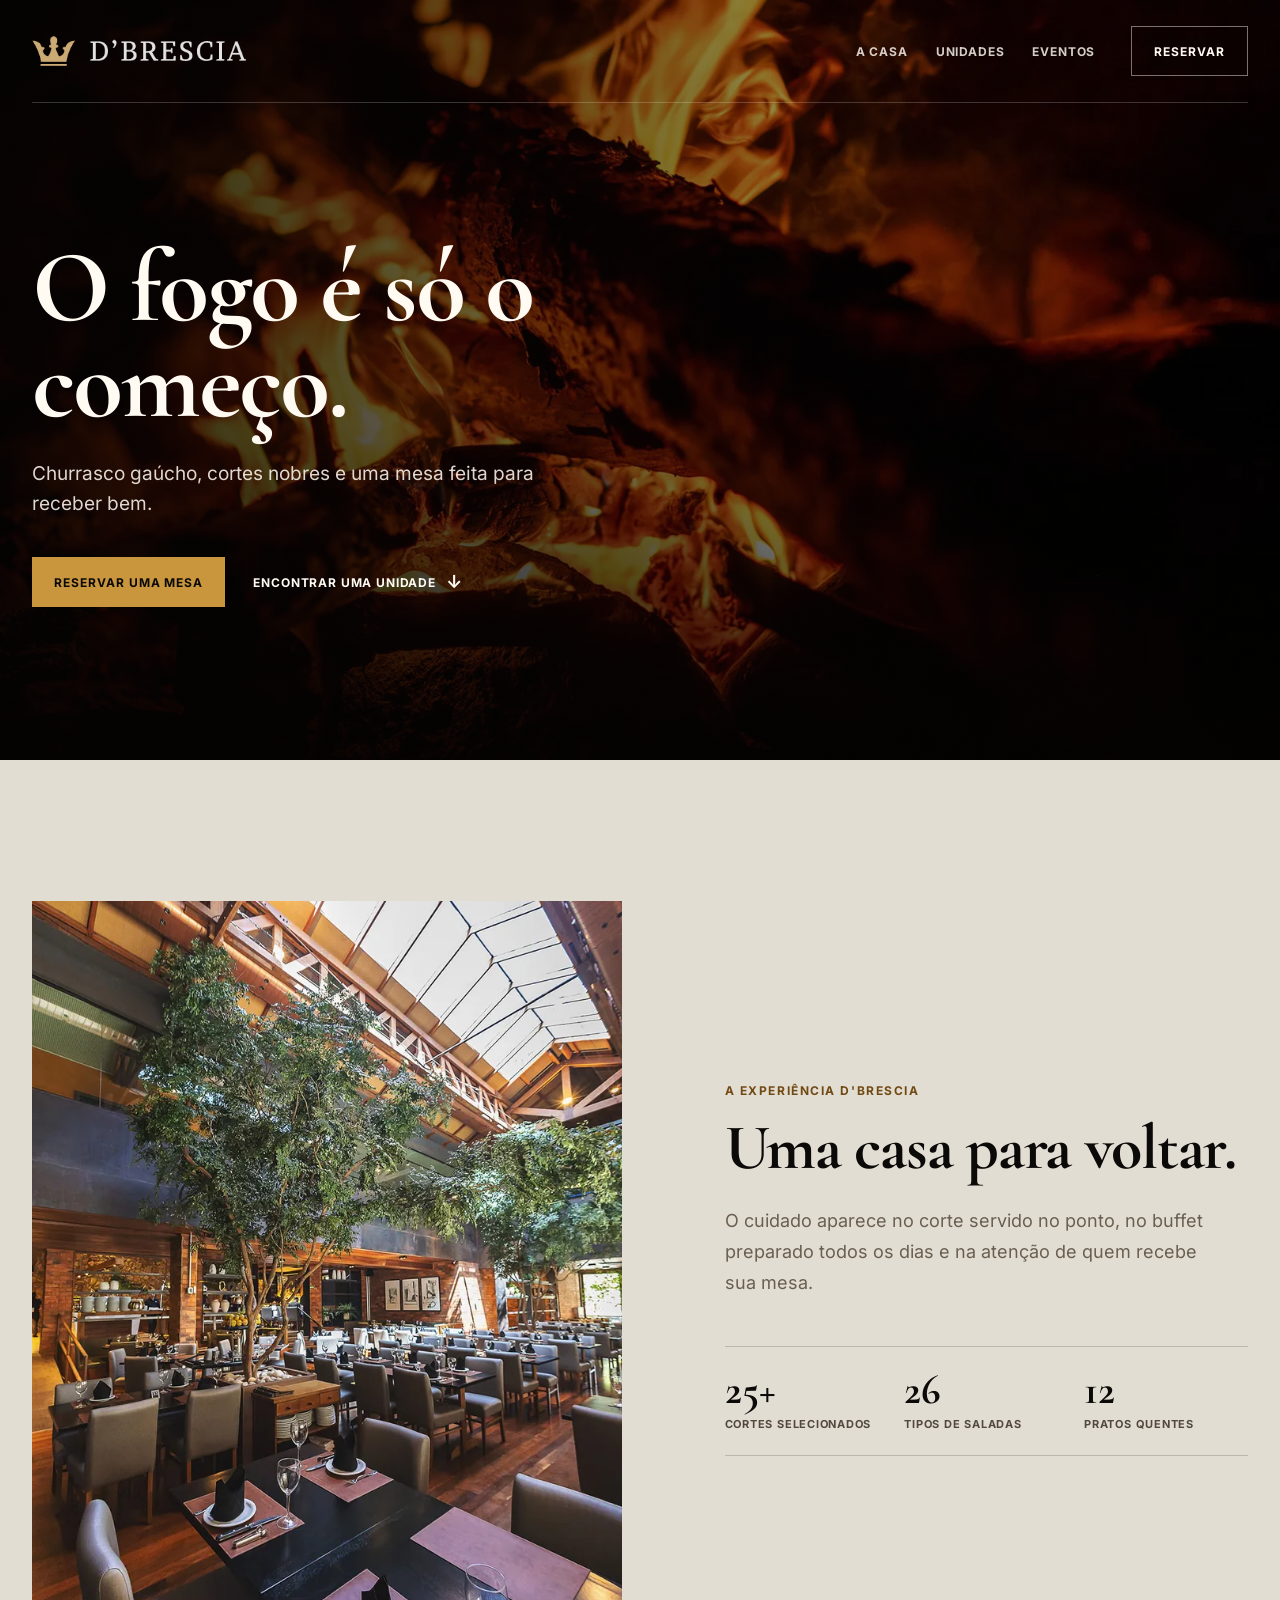
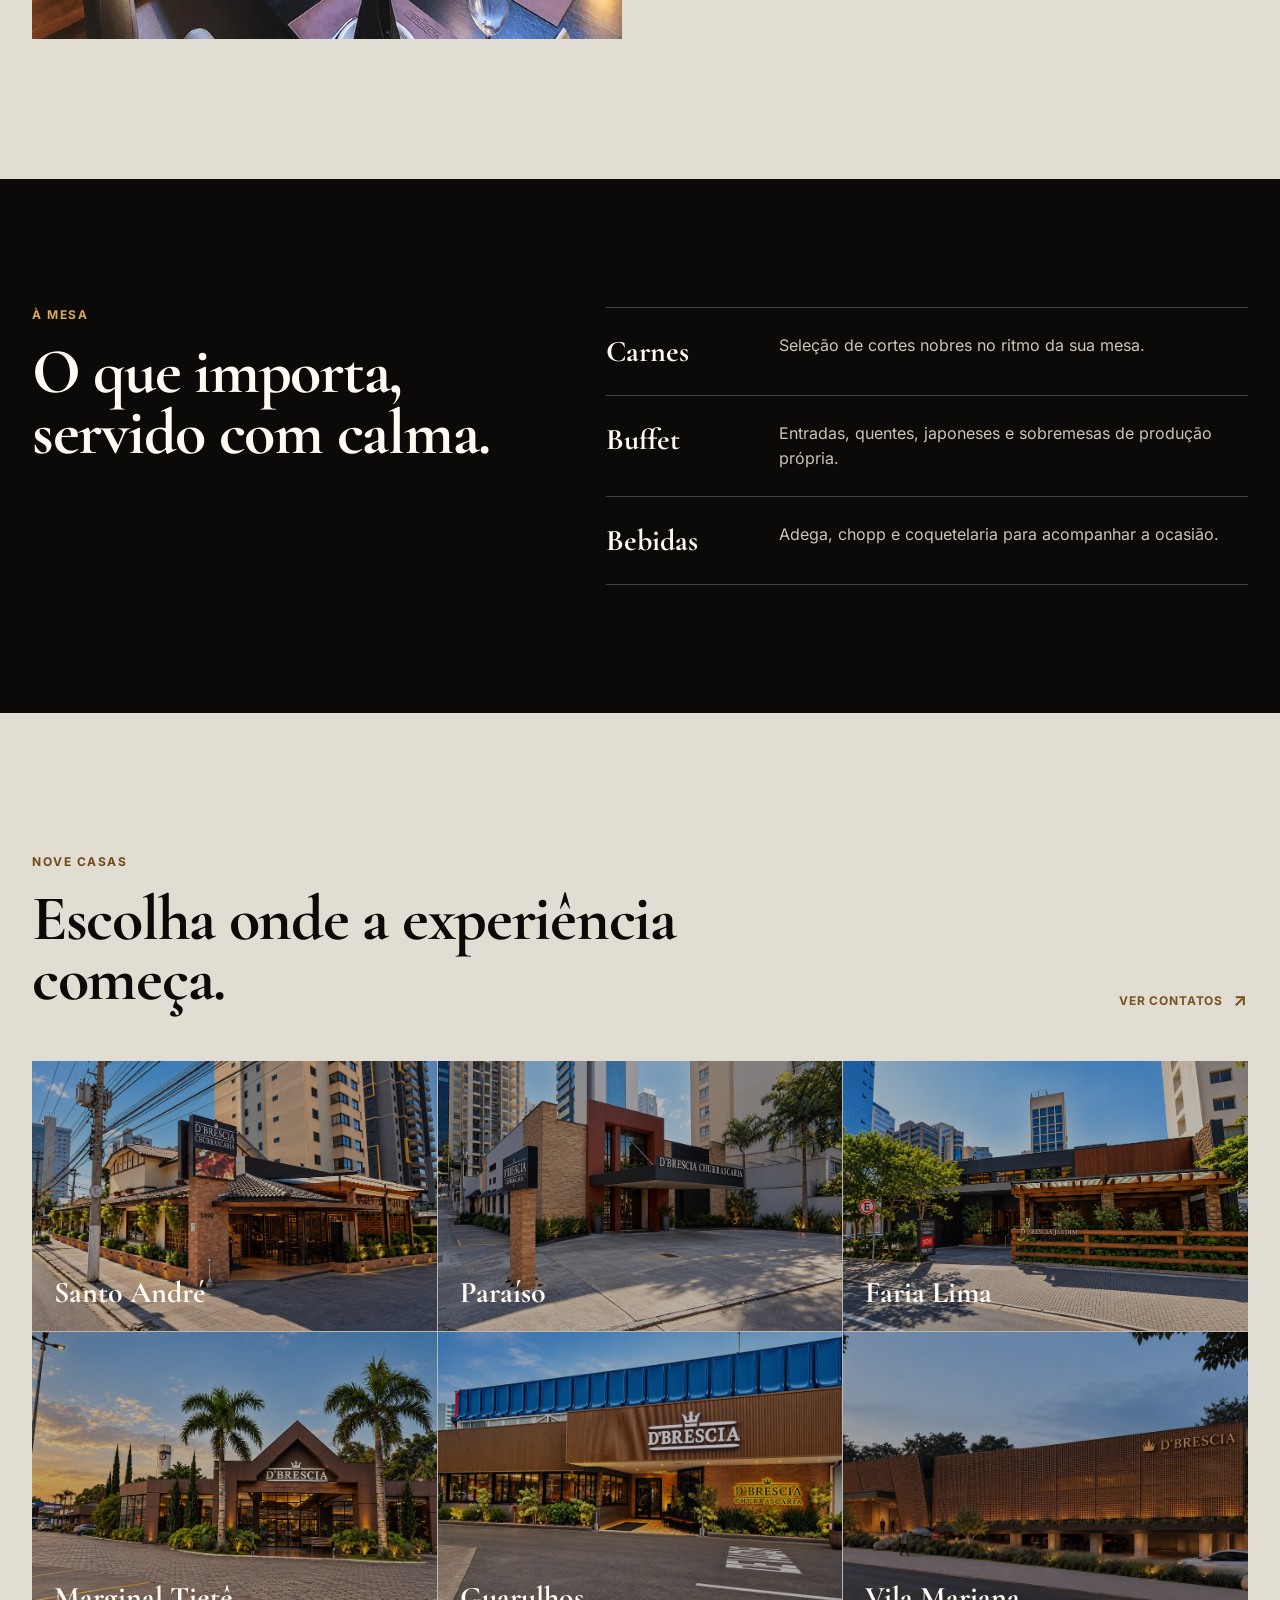
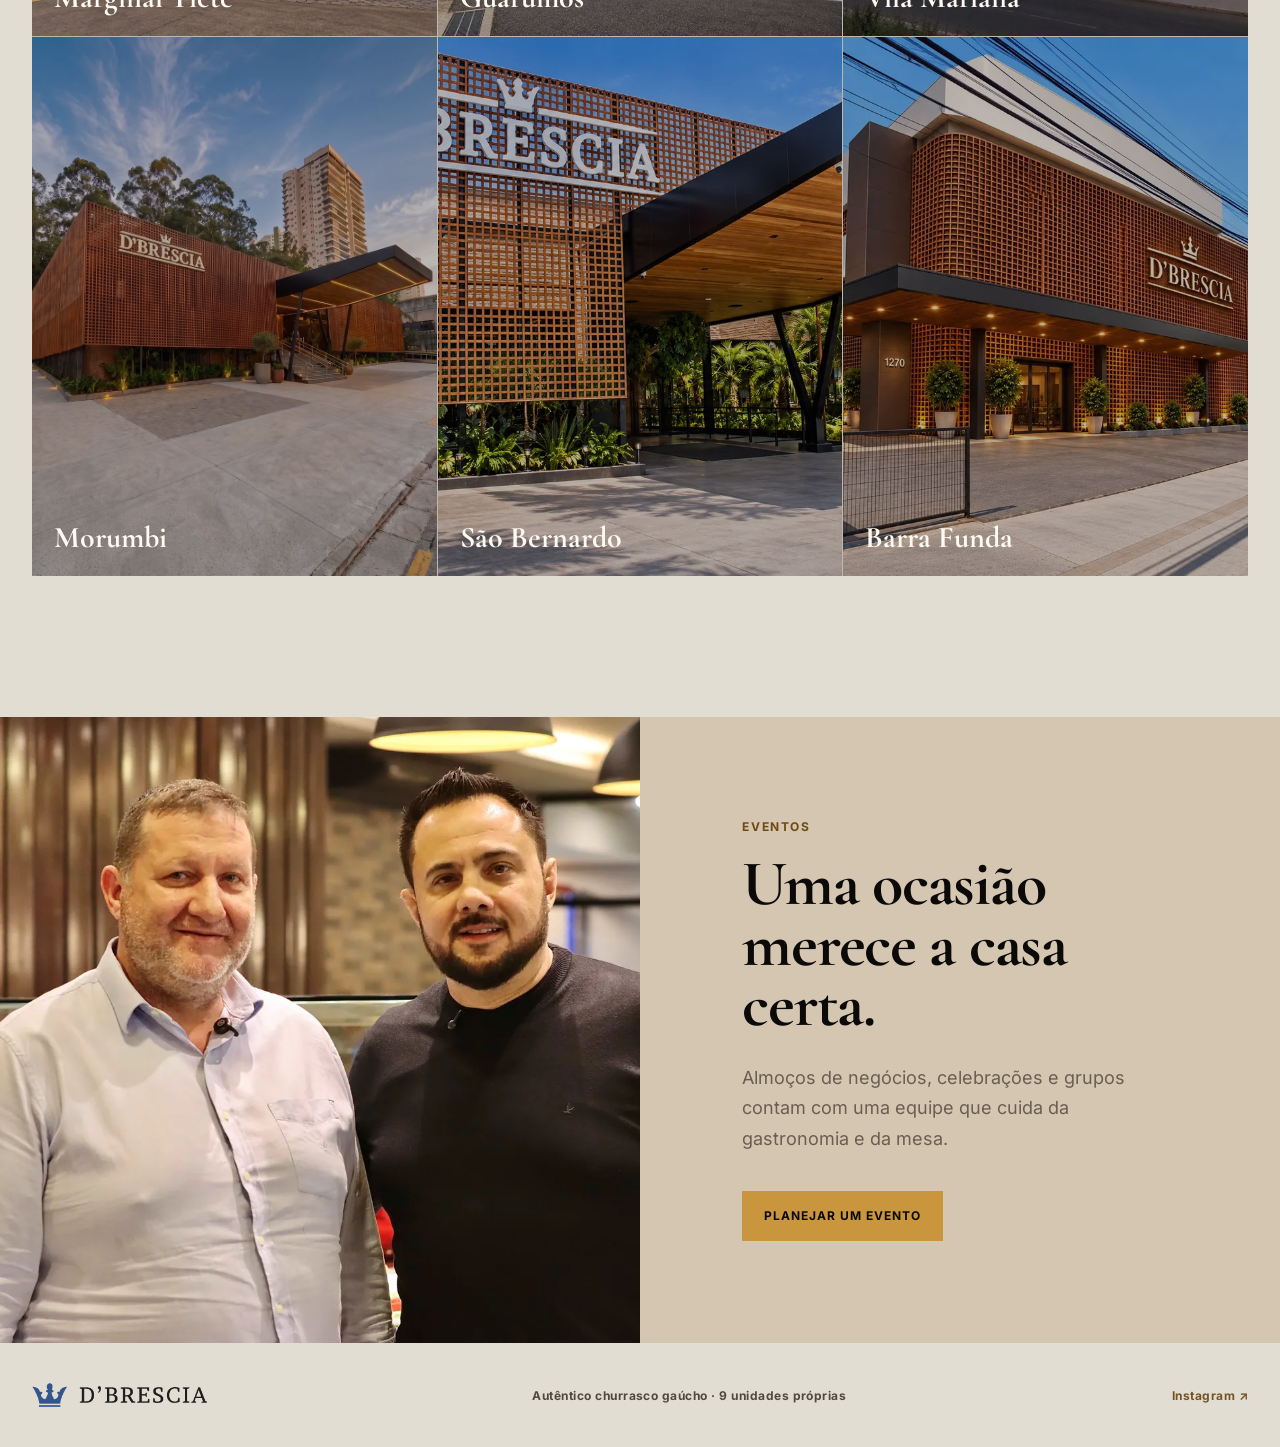
<file: impeccable/index.html>
<!doctype html>
<html lang="pt-BR">
<head>
  <meta charset="utf-8">
  <meta name="viewport" content="width=device-width, initial-scale=1">
  <meta name="description" content="Edição essencial da D'Brescia Churrascaria: cortes nobres, hospitalidade e nove unidades em São Paulo.">
  <title>D'Brescia — Edição Essencial</title>
  <link rel="stylesheet" href="../assets/fonts/google-fonts.css">
  <link rel="stylesheet" href="style.css">
</head>
<body>
  <a class="skip-link" href="#conteudo">Pular para o conteúdo</a>
  <header class="hero" id="inicio">
    <video class="hero__video" autoplay muted loop playsinline preload="metadata" poster="../assets/optimized/hero-fire.webp" aria-hidden="true">
      <source src="../content/img/comrpessed-fire.mp4" type="video/mp4">
    </video>
    <div class="hero__shade" aria-hidden="true"></div>
    <nav class="nav wrap" aria-label="Navegação principal">
      <a href="#inicio" class="brand" aria-label="D'Brescia, início"><img src="../assets/figma/fe874.png" alt="D'Brescia"></a>
      <div class="nav__links">
        <a href="#casa">A casa</a><a href="#unidades">Unidades</a><a href="#eventos">Eventos</a>
      </div>
      <a class="button button--quiet" href="https://linktr.ee/dbrescia" target="_blank" rel="noreferrer">Reservar</a>
    </nav>
    <div class="hero__content wrap">
      <h1>O fogo é só o começo.</h1>
      <p class="hero__lead">Churrasco gaúcho, cortes nobres e uma mesa feita para receber bem.</p>
      <div class="hero__actions">
        <a class="button button--gold" href="https://linktr.ee/dbrescia" target="_blank" rel="noreferrer">Reservar uma mesa</a>
        <a class="text-action" href="#unidades">Encontrar uma unidade <span aria-hidden="true">↓</span></a>
      </div>
    </div>
  </header>

  <main id="conteudo">
    <section class="intro wrap" id="casa">
      <div class="intro__image"><img src="../assets/optimized/ambiente.webp" alt="Salão da D'Brescia preparado para receber"></div>
      <div class="intro__copy">
        <p class="section-label">A experiência D'Brescia</p>
        <h2>Uma casa para voltar.</h2>
        <p>O cuidado aparece no corte servido no ponto, no buffet preparado todos os dias e na atenção de quem recebe sua mesa.</p>
        <dl class="facts">
          <div><dt>25+</dt><dd>cortes selecionados</dd></div>
          <div><dt>26</dt><dd>tipos de saladas</dd></div>
          <div><dt>12</dt><dd>pratos quentes</dd></div>
        </dl>
      </div>
    </section>

    <section class="service">
      <div class="wrap service__grid">
        <div><p class="section-label">À mesa</p><h2>O que importa, servido com calma.</h2></div>
        <ul>
          <li><strong>Carnes</strong><span>Seleção de cortes nobres no ritmo da sua mesa.</span></li>
          <li><strong>Buffet</strong><span>Entradas, quentes, japoneses e sobremesas de produção própria.</span></li>
          <li><strong>Bebidas</strong><span>Adega, chopp e coquetelaria para acompanhar a ocasião.</span></li>
        </ul>
      </div>
    </section>

    <section class="locations wrap" id="unidades">
      <div class="section-head"><div><p class="section-label">Nove casas</p><h2>Escolha onde a experiência começa.</h2></div><a class="text-action" href="https://linktr.ee/dbrescia" target="_blank" rel="noreferrer">Ver contatos <span aria-hidden="true">↗</span></a></div>
      <div class="location-grid">
        <a href="../unidades/santo-andre/"><img src="../assets/optimized/unidade-santo-andre.webp" alt="Unidade Santo André"><span>Santo André</span></a>
        <a href="../unidades/paraiso/"><img src="../assets/optimized/unidade-paraiso.webp" alt="Unidade Paraíso"><span>Paraíso</span></a>
        <a href="../unidades/faria-lima/"><img src="../assets/optimized/unidade-faria-lima.webp" alt="Unidade Faria Lima"><span>Faria Lima</span></a>
        <a href="../unidades/marginal-tiete/"><img src="../assets/optimized/unidade-marginal-tiete.webp" alt="Unidade Marginal Tietê"><span>Marginal Tietê</span></a>
        <a href="../unidades/guarulhos/"><img src="../assets/optimized/unidade-guarulhos.webp" alt="Unidade Guarulhos"><span>Guarulhos</span></a>
        <a href="../unidades/vila-mariana/"><img src="../assets/optimized/unidade-vila-mariana.webp" alt="Unidade Vila Mariana"><span>Vila Mariana</span></a>
        <a href="../unidades/morumbi/"><img src="../assets/optimized/unidade-morumbi.webp" alt="Unidade Morumbi"><span>Morumbi</span></a>
        <a href="../unidades/sao-bernardo/"><img src="../assets/optimized/unidade-sao-bernardo.webp" alt="Unidade São Bernardo"><span>São Bernardo</span></a>
        <a href="../unidades/barra-funda/"><img src="../assets/optimized/unidade-barra-funda.webp" alt="Unidade Barra Funda"><span>Barra Funda</span></a>
      </div>
    </section>

    <section class="events" id="eventos">
      <div class="events__image"><img src="../assets/optimized/historia.webp" alt="Ambiente da D'Brescia para celebrações"></div>
      <div class="events__copy"><p class="section-label">Eventos</p><h2>Uma ocasião merece a casa certa.</h2><p>Almoços de negócios, celebrações e grupos contam com uma equipe que cuida da gastronomia e da mesa.</p><a class="button button--gold" href="https://linktr.ee/dbrescia" target="_blank" rel="noreferrer">Planejar um evento</a></div>
    </section>
  </main>

  <footer class="footer wrap"><img src="../assets/figma/fe874.png" alt="D'Brescia"><span>Autêntico churrasco gaúcho · 9 unidades próprias</span><a href="https://www.instagram.com/dbresciachurrascaria/" target="_blank" rel="noreferrer">Instagram ↗</a></footer>
</body>
</html>
</file>
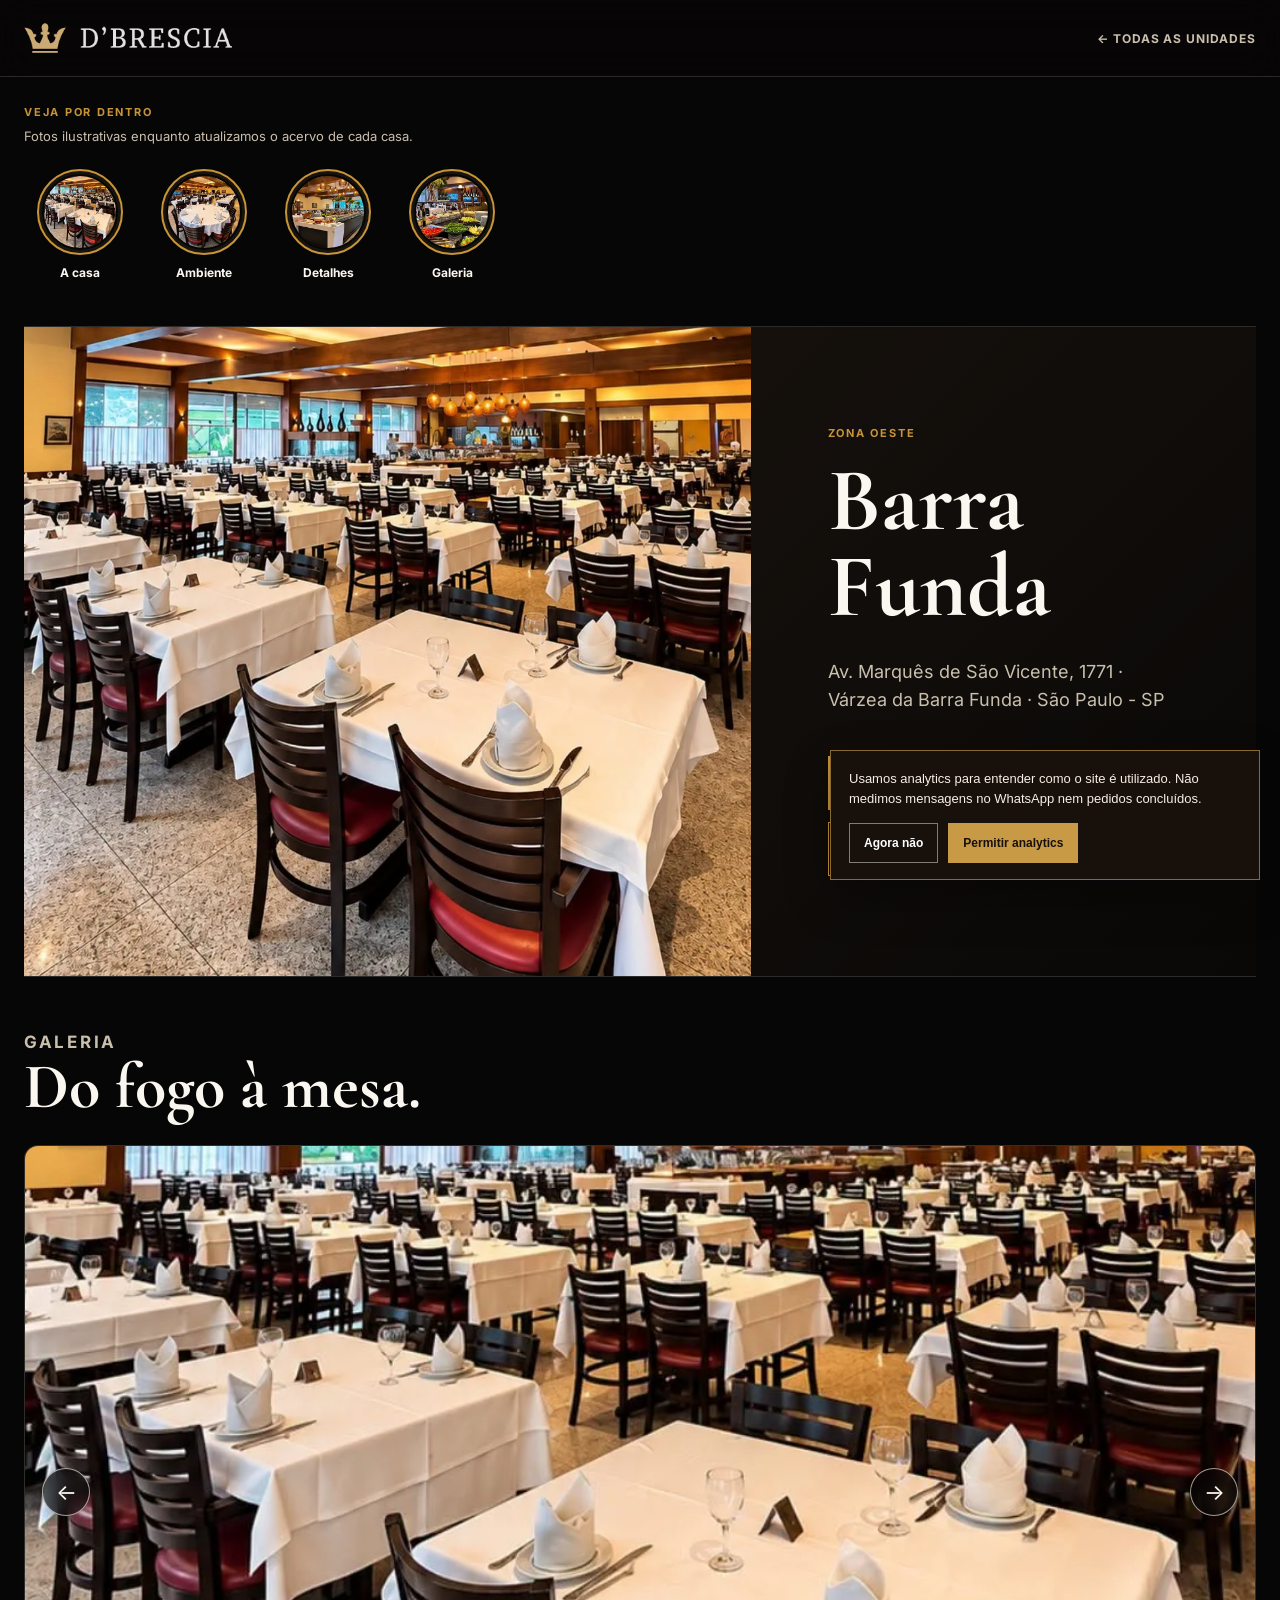
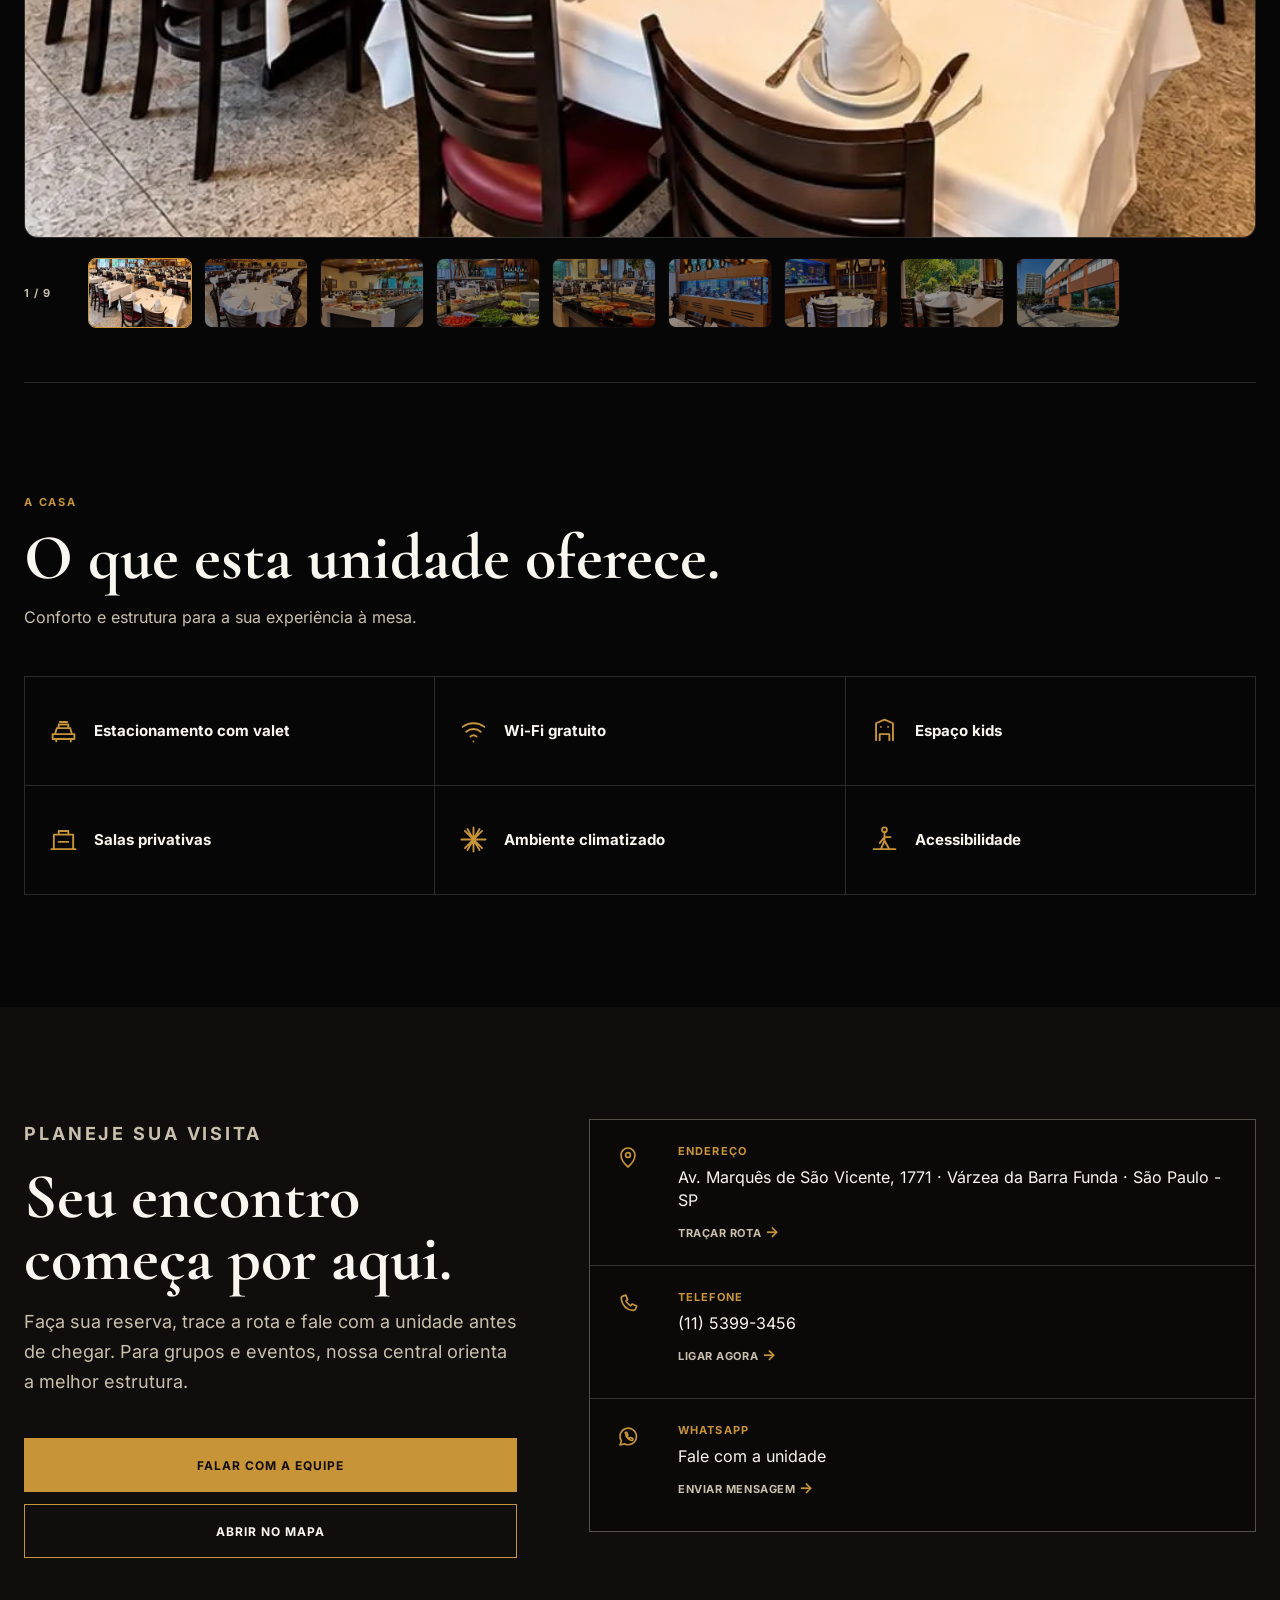
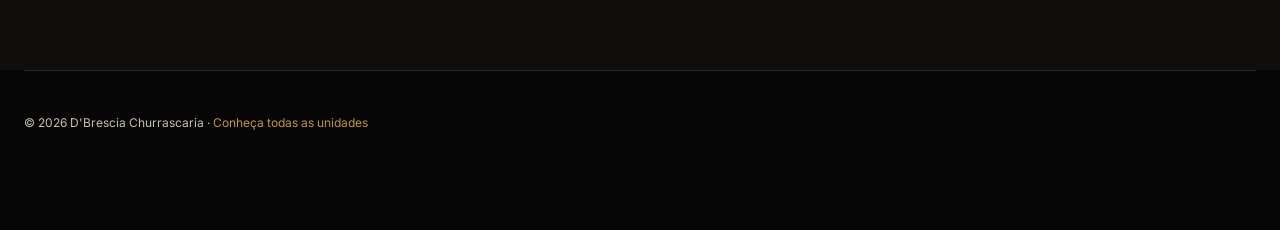
<file: unidades/barra-funda/index.html>
<!doctype html>
<html lang="pt-BR">
  <head>
    <meta charset="utf-8">
    <meta name="viewport" content="width=device-width, initial-scale=1">
    <title>D'Brescia Barra Funda | Rodízio, reservas e eventos</title>
    <meta name="description" content="Conheça a D'Brescia Barra Funda: rodízio, buffet completo, contato, localização, fotos e vídeos da unidade.">
    <meta name="robots" content="index,follow,max-image-preview:large">
    <meta name="theme-color" content="#070606">
    <link rel="canonical" href="https://dbrescia.com.br/unidades/barra-funda/">
    <meta property="og:type" content="website">
    <meta property="og:title" content="D'Brescia Barra Funda">
    <meta property="og:description" content="Informações, contato, galeria e reservas da unidade D'Brescia Barra Funda.">
    <link rel="stylesheet" href="../../assets/fonts/google-fonts.css">
    <link rel="stylesheet" href="../../unit-page.css">
  </head>
  <body data-unit="barra-funda">
    <header class="unit-top">
      <div class="unit-shell unit-top__inner">
        <a class="unit-brand" href="../../" aria-label="Voltar à página inicial da D'Brescia"><img src="../../assets/figma/fe874.png" alt="D'Brescia"></a>
        <a class="unit-back" href="../../">← Todas as unidades</a>
      </div>
    </header>
    <main>
      <section class="unit-shell unit-section unit-section--stories" data-reveal>
        <div class="story-topline"><div><p class="kicker">Veja por dentro</p><h2 class="sr-only">Histórias da unidade</h2></div><p>Fotos ilustrativas enquanto atualizamos o acervo de cada casa.</p></div>
        <div class="story-rail" data-story-rail aria-label="Histórias da unidade"></div>
      </section>
      <section class="unit-shell unit-hero">
        <div class="unit-hero__image"><img data-unit-image src="" alt="" fetchpriority="high"></div>
        <div class="unit-hero__content">
          <p class="kicker" data-unit-tag></p>
          <h1 data-unit-name></h1>
          <p class="unit-address" data-unit-address></p>
          <div class="unit-actions">
            <a class="action action--gold" data-unit-whatsapp target="_blank" rel="noreferrer">Reservar por WhatsApp</a>
            <a class="action action--outline" data-unit-map target="_blank" rel="noreferrer">Traçar rota</a>
          </div>
        </div>
      </section>
      <section class="unit-shell unit-section" data-reveal>
        <div class="unit-section__head gallery-section__head"><div><p class="kicker">Galeria</p><h2>Do fogo à mesa.</h2></div></div>
        <div class="gallery-grid" data-gallery></div>
      </section>
      <section class="unit-shell unit-section unit-amenities" data-reveal aria-labelledby="amenities-title">
        <div class="unit-amenities__head"><div><p class="kicker">A casa</p><h2 id="amenities-title">O que esta unidade oferece.</h2></div><p>Conforto e estrutura para a sua experiência à mesa.</p></div>
        <ul class="amenity-grid" aria-label="Comodidades da unidade">
          <li><svg viewBox="0 0 24 24" aria-hidden="true"><path d="M3 15h18v4H3zM5 15l1.5-5h11L19 15M8 10V7h8v3M6 19v2m12-2v2M9 5h6"/></svg><span>Estacionamento com valet</span></li>
          <li><svg viewBox="0 0 24 24" aria-hidden="true"><path d="M3 9c5-4 13-4 18 0M6 13c3.5-3 8.5-3 12 0M9.5 17c1.5-1.3 3.5-1.3 5 0M12 21h.01"/></svg><span>Wi-Fi gratuito</span></li>
          <li><svg viewBox="0 0 24 24" aria-hidden="true"><path d="M5 20V6l7-3 7 3v14M8 20v-5h8v5M9 9h.01M15 9h.01"/></svg><span>Espaço kids</span></li>
          <li><svg viewBox="0 0 24 24" aria-hidden="true"><path d="M4 20V8h16v12M2 20h20M8 8V5h8v3M8 14h8"/></svg><span>Salas privativas</span></li>
          <li><svg viewBox="0 0 24 24" aria-hidden="true"><path d="M12 2v20M4.9 4.9l14.2 14.2M2 12h20M4.9 19.1 19.1 4.9M7 3.3l10 17.4M17 3.3 7 20.7"/></svg><span>Ambiente climatizado</span></li>
          <li><svg viewBox="0 0 24 24" aria-hidden="true"><circle cx="12" cy="4" r="2"/><path d="M12 7v6m0-3h5m-5 0-4 5m4-2 4 7m-4-7-3 7M3 20h18"/></svg><span>Acessibilidade</span></li>
        </ul>
      </section>
      <section class="unit-shell unit-section unit-info" data-reveal>
        <div class="unit-info__copy"><p class="kicker">Planeje sua visita</p><h2>Seu encontro começa por aqui.</h2><p>Faça sua reserva, trace a rota e fale com a unidade antes de chegar. Para grupos e eventos, nossa central orienta a melhor estrutura.</p><div class="unit-actions"><a class="action action--gold" data-unit-whatsapp target="_blank" rel="noreferrer">Falar com a equipe</a><a class="action action--outline" data-unit-map target="_blank" rel="noreferrer">Abrir no mapa</a></div></div>
        <div class="unit-features unit-contact-list" aria-label="Contatos da unidade">
  <a class="unit-contact" data-unit-map target="_blank" rel="noreferrer"><svg viewBox="0 0 24 24" aria-hidden="true"><path d="M12 21s7-6.02 7-12a7 7 0 1 0-14 0c0 5.98 7 12 7 12Z"/><circle cx="12" cy="9" r="2.4"/></svg><span><strong>Endereço</strong><b data-unit-address></b><em>Traçar rota <i aria-hidden="true">→</i></em></span></a>
  <a class="unit-contact" data-unit-phone-link><svg viewBox="0 0 24 24" aria-hidden="true"><path d="M7.2 3.9 9.8 3l1.8 4.6-1.7 1.4c1 2.1 2.7 3.8 4.8 4.8l1.4-1.7 4.6 1.8-.9 2.6a2.8 2.8 0 0 1-3 1.9C10.4 17.6 6.4 13.6 5.3 7.1a2.8 2.8 0 0 1 1.9-3.2Z"/></svg><span><strong>Telefone</strong><b data-unit-phone></b><em>Ligar agora <i aria-hidden="true">→</i></em></span></a>
  <a class="unit-contact" data-unit-whatsapp target="_blank" rel="noreferrer"><svg viewBox="0 0 24 24" aria-hidden="true"><path d="M20.4 11.5a8.2 8.2 0 0 1-12.1 7.2L4 20l1.4-4.1A8.2 8.2 0 1 1 20.4 11.5Z"/><path d="M9.2 7.9c.2-.5.5-.5.8-.5h.5c.2 0 .4.1.5.4l.8 1.8c.1.3.1.5-.1.7l-.6.7c.5 1 1.3 1.8 2.3 2.3l.7-.6c.2-.2.5-.2.7-.1l1.8.8c.3.1.4.3.4.5v.5c0 .3 0 .6-.5.8-.4.2-1.2.4-2.8-.4-1-.5-2.3-1.5-3.2-3.1-.9-1.5-.7-2.3-.5-2.7Z"/></svg><span><strong>WhatsApp</strong><b>Fale com a unidade</b><em>Enviar mensagem <i aria-hidden="true">→</i></em></span></a>
</div>
      </section>
    </main>
    <footer class="unit-shell unit-footer">© 2026 D'Brescia Churrascaria · <a href="../../">Conheça todas as unidades</a></footer>
    <div class="mobile-actions"><a data-unit-map target="_blank" rel="noreferrer">Como chegar</a><a data-unit-whatsapp target="_blank" rel="noreferrer">Reservar mesa</a></div>
    <dialog class="story-dialog" id="story-dialog" aria-label="Galeria da unidade"><div class="story-dialog__body" data-story-dialog-body></div></dialog>
    <script src="../../unit-gallery-data.js" defer></script>
    <script src="../../unit-page.js" defer></script>
      <script src="../../analytics-config.js"></script>
    <script src="../../analytics.js"></script>
  </body>
</html>
</file>
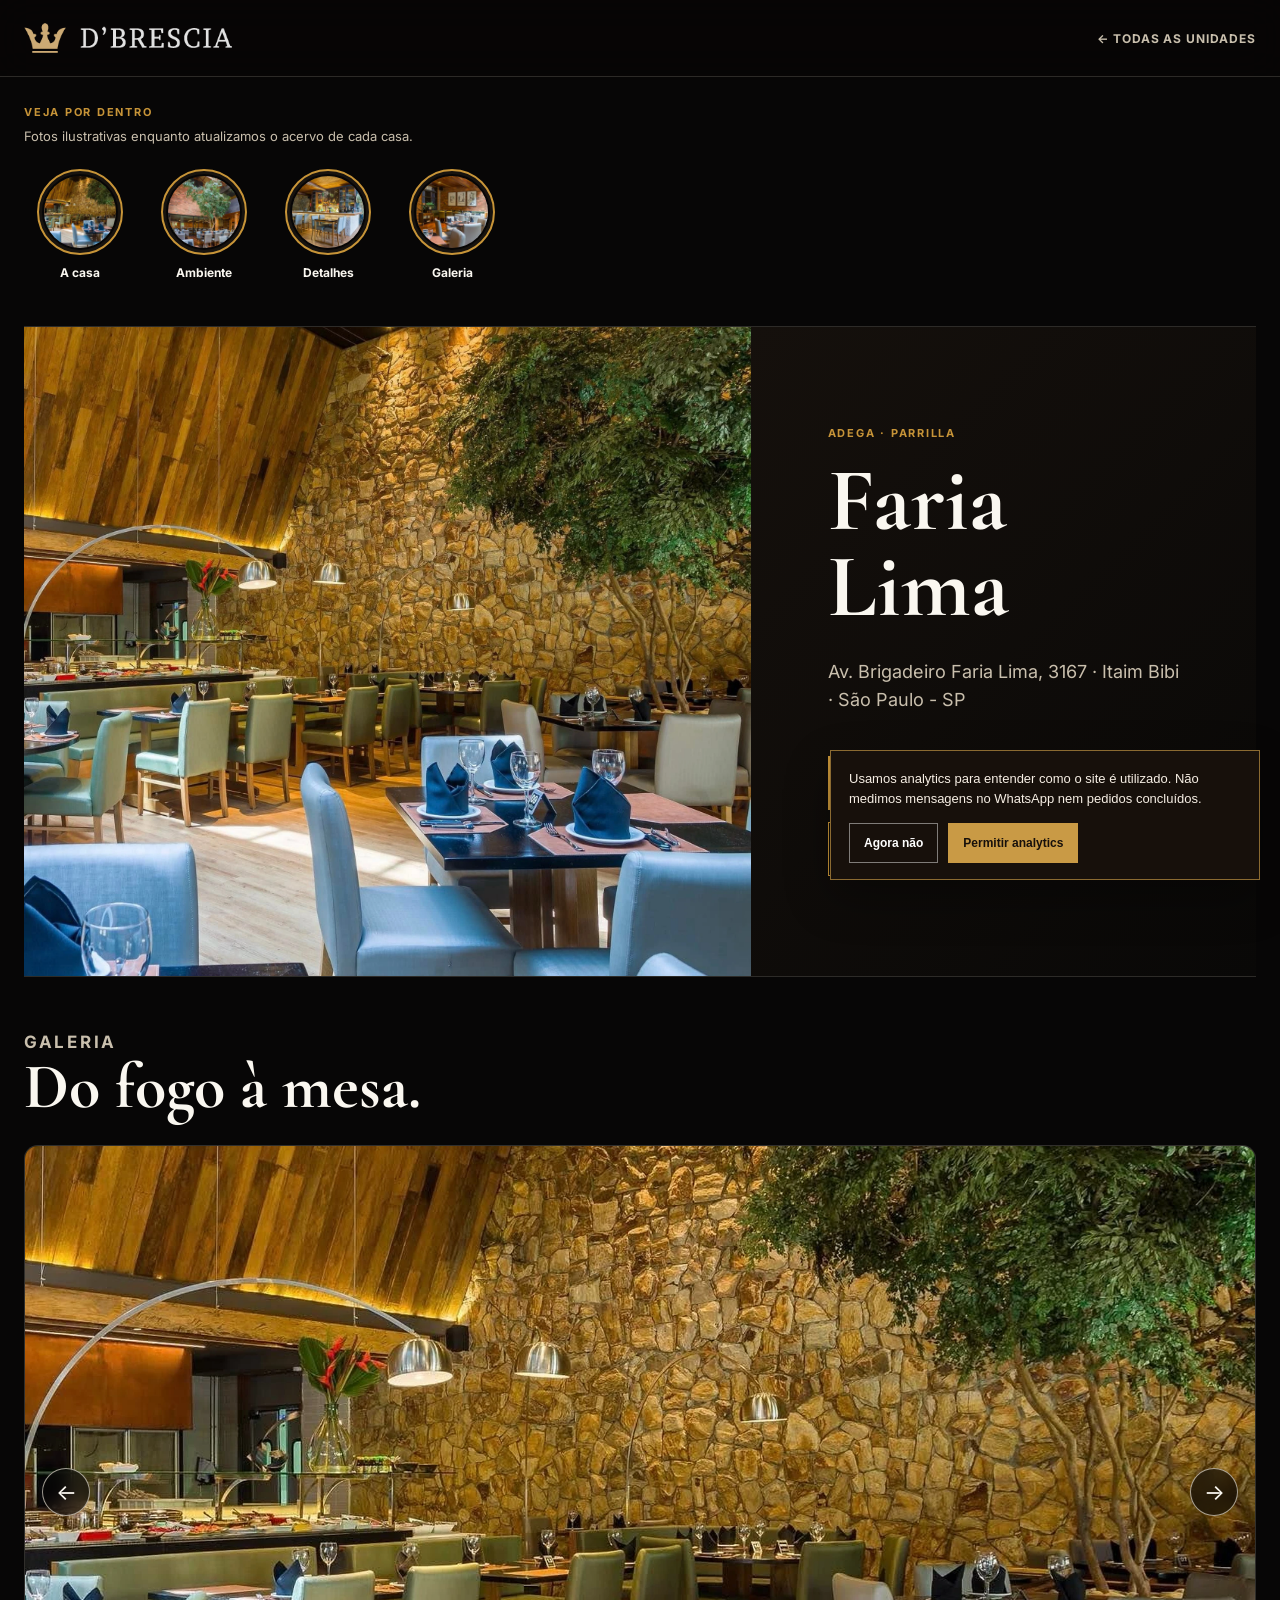
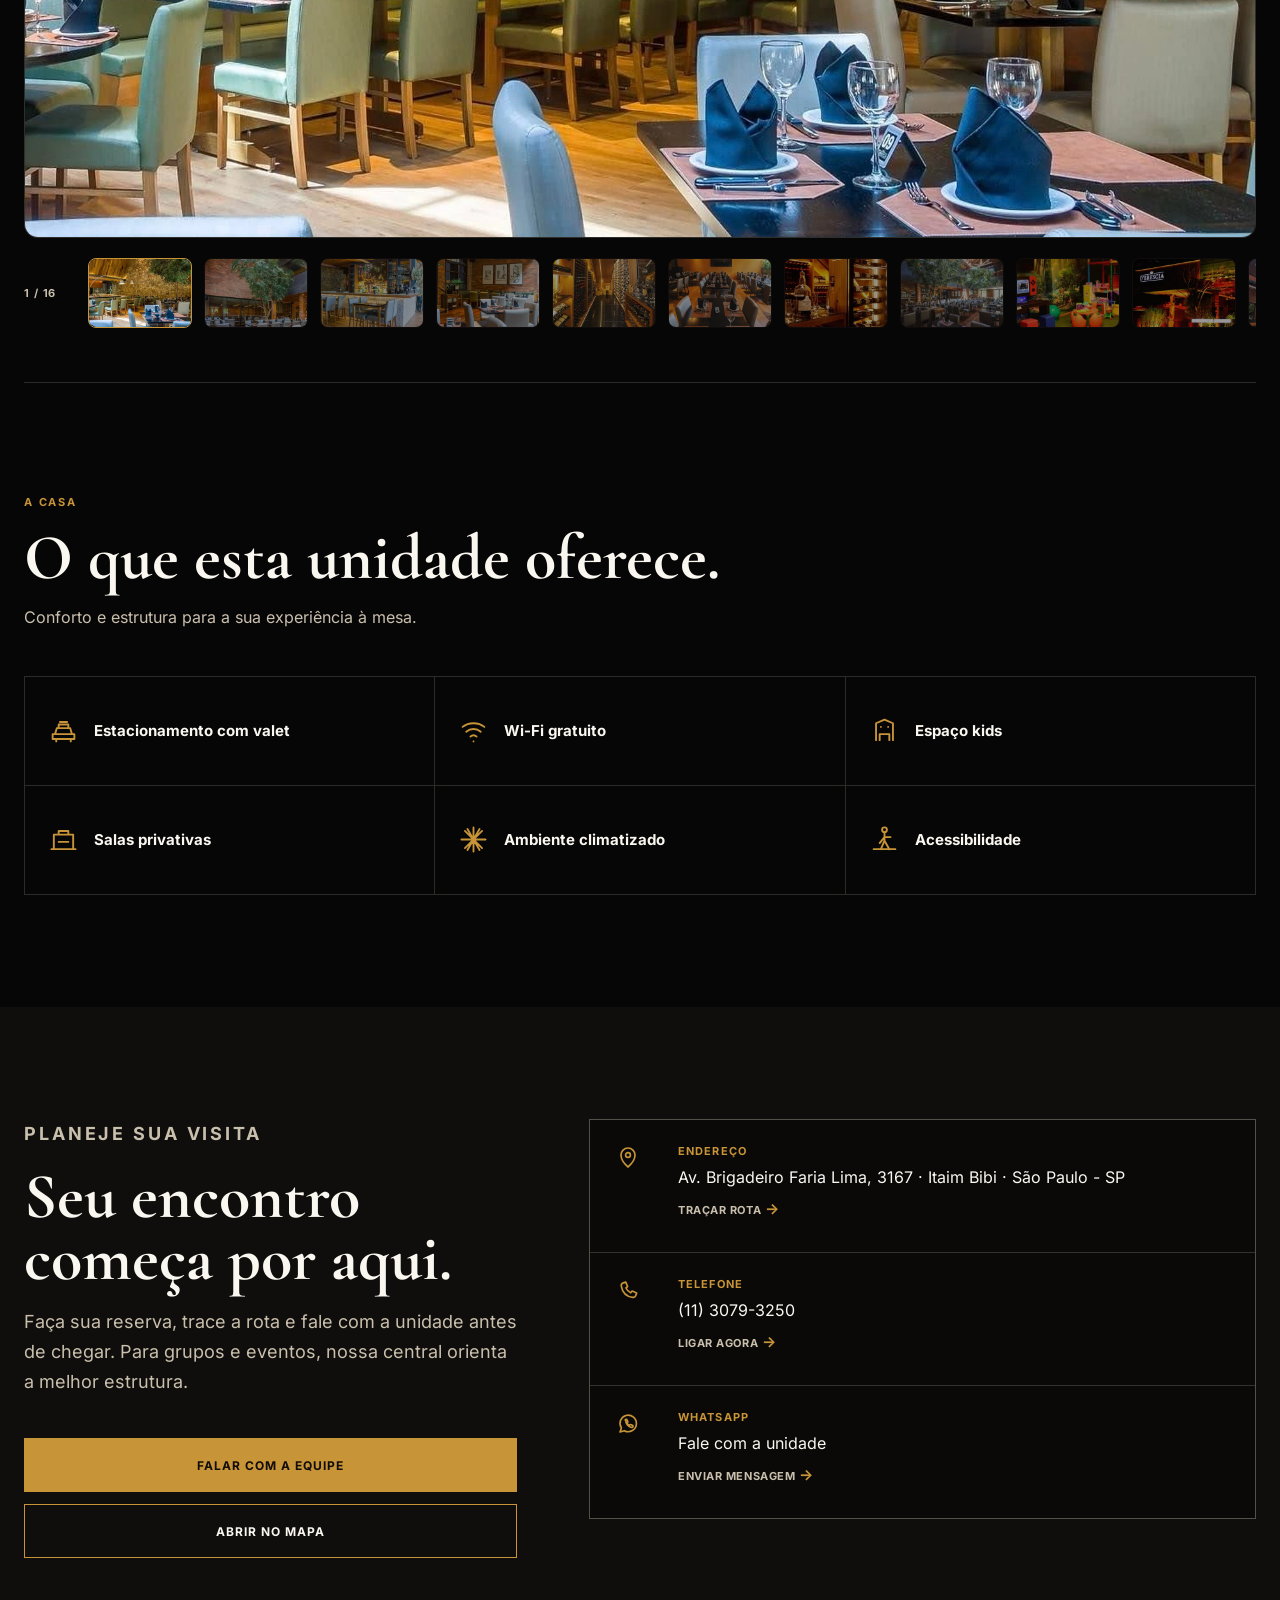
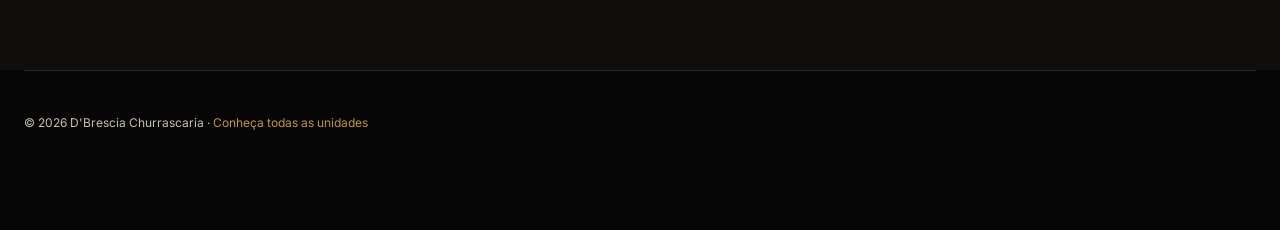
<file: unidades/faria-lima/index.html>
<!doctype html>
<html lang="pt-BR">
  <head>
    <meta charset="utf-8">
    <meta name="viewport" content="width=device-width, initial-scale=1">
    <title>D'Brescia Faria Lima | Rodízio, reservas e eventos</title>
    <meta name="description" content="Conheça a D'Brescia Faria Lima: rodízio, buffet completo, contato, localização, fotos e vídeos da unidade.">
    <meta name="robots" content="index,follow,max-image-preview:large">
    <meta name="theme-color" content="#070606">
    <link rel="canonical" href="https://dbrescia.com.br/unidades/faria-lima/">
    <meta property="og:type" content="website">
    <meta property="og:title" content="D'Brescia Faria Lima">
    <meta property="og:description" content="Informações, contato, galeria e reservas da unidade D'Brescia Faria Lima.">
    <link rel="stylesheet" href="../../assets/fonts/google-fonts.css">
    <link rel="stylesheet" href="../../unit-page.css">
  </head>
  <body data-unit="faria-lima">
    <header class="unit-top">
      <div class="unit-shell unit-top__inner">
        <a class="unit-brand" href="../../" aria-label="Voltar à página inicial da D'Brescia"><img src="../../assets/figma/fe874.png" alt="D'Brescia"></a>
        <a class="unit-back" href="../../">← Todas as unidades</a>
      </div>
    </header>
    <main>
      <section class="unit-shell unit-section unit-section--stories" data-reveal>
        <div class="story-topline"><div><p class="kicker">Veja por dentro</p><h2 class="sr-only">Histórias da unidade</h2></div><p>Fotos ilustrativas enquanto atualizamos o acervo de cada casa.</p></div>
        <div class="story-rail" data-story-rail aria-label="Histórias da unidade"></div>
      </section>
      <section class="unit-shell unit-hero">
        <div class="unit-hero__image"><img data-unit-image src="" alt="" fetchpriority="high"></div>
        <div class="unit-hero__content">
          <p class="kicker" data-unit-tag></p>
          <h1 data-unit-name></h1>
          <p class="unit-address" data-unit-address></p>
          <div class="unit-actions">
            <a class="action action--gold" data-unit-whatsapp target="_blank" rel="noreferrer">Reservar por WhatsApp</a>
            <a class="action action--outline" data-unit-map target="_blank" rel="noreferrer">Traçar rota</a>
          </div>
        </div>
      </section>
      <section class="unit-shell unit-section" data-reveal>
        <div class="unit-section__head gallery-section__head"><div><p class="kicker">Galeria</p><h2>Do fogo à mesa.</h2></div></div>
        <div class="gallery-grid" data-gallery></div>
      </section>
      <section class="unit-shell unit-section unit-amenities" data-reveal aria-labelledby="amenities-title">
        <div class="unit-amenities__head"><div><p class="kicker">A casa</p><h2 id="amenities-title">O que esta unidade oferece.</h2></div><p>Conforto e estrutura para a sua experiência à mesa.</p></div>
        <ul class="amenity-grid" aria-label="Comodidades da unidade">
          <li><svg viewBox="0 0 24 24" aria-hidden="true"><path d="M3 15h18v4H3zM5 15l1.5-5h11L19 15M8 10V7h8v3M6 19v2m12-2v2M9 5h6"/></svg><span>Estacionamento com valet</span></li>
          <li><svg viewBox="0 0 24 24" aria-hidden="true"><path d="M3 9c5-4 13-4 18 0M6 13c3.5-3 8.5-3 12 0M9.5 17c1.5-1.3 3.5-1.3 5 0M12 21h.01"/></svg><span>Wi-Fi gratuito</span></li>
          <li><svg viewBox="0 0 24 24" aria-hidden="true"><path d="M5 20V6l7-3 7 3v14M8 20v-5h8v5M9 9h.01M15 9h.01"/></svg><span>Espaço kids</span></li>
          <li><svg viewBox="0 0 24 24" aria-hidden="true"><path d="M4 20V8h16v12M2 20h20M8 8V5h8v3M8 14h8"/></svg><span>Salas privativas</span></li>
          <li><svg viewBox="0 0 24 24" aria-hidden="true"><path d="M12 2v20M4.9 4.9l14.2 14.2M2 12h20M4.9 19.1 19.1 4.9M7 3.3l10 17.4M17 3.3 7 20.7"/></svg><span>Ambiente climatizado</span></li>
          <li><svg viewBox="0 0 24 24" aria-hidden="true"><circle cx="12" cy="4" r="2"/><path d="M12 7v6m0-3h5m-5 0-4 5m4-2 4 7m-4-7-3 7M3 20h18"/></svg><span>Acessibilidade</span></li>
        </ul>
      </section>
      <section class="unit-shell unit-section unit-info" data-reveal>
        <div class="unit-info__copy"><p class="kicker">Planeje sua visita</p><h2>Seu encontro começa por aqui.</h2><p>Faça sua reserva, trace a rota e fale com a unidade antes de chegar. Para grupos e eventos, nossa central orienta a melhor estrutura.</p><div class="unit-actions"><a class="action action--gold" data-unit-whatsapp target="_blank" rel="noreferrer">Falar com a equipe</a><a class="action action--outline" data-unit-map target="_blank" rel="noreferrer">Abrir no mapa</a></div></div>
        <div class="unit-features unit-contact-list" aria-label="Contatos da unidade">
  <a class="unit-contact" data-unit-map target="_blank" rel="noreferrer"><svg viewBox="0 0 24 24" aria-hidden="true"><path d="M12 21s7-6.02 7-12a7 7 0 1 0-14 0c0 5.98 7 12 7 12Z"/><circle cx="12" cy="9" r="2.4"/></svg><span><strong>Endereço</strong><b data-unit-address></b><em>Traçar rota <i aria-hidden="true">→</i></em></span></a>
  <a class="unit-contact" data-unit-phone-link><svg viewBox="0 0 24 24" aria-hidden="true"><path d="M7.2 3.9 9.8 3l1.8 4.6-1.7 1.4c1 2.1 2.7 3.8 4.8 4.8l1.4-1.7 4.6 1.8-.9 2.6a2.8 2.8 0 0 1-3 1.9C10.4 17.6 6.4 13.6 5.3 7.1a2.8 2.8 0 0 1 1.9-3.2Z"/></svg><span><strong>Telefone</strong><b data-unit-phone></b><em>Ligar agora <i aria-hidden="true">→</i></em></span></a>
  <a class="unit-contact" data-unit-whatsapp target="_blank" rel="noreferrer"><svg viewBox="0 0 24 24" aria-hidden="true"><path d="M20.4 11.5a8.2 8.2 0 0 1-12.1 7.2L4 20l1.4-4.1A8.2 8.2 0 1 1 20.4 11.5Z"/><path d="M9.2 7.9c.2-.5.5-.5.8-.5h.5c.2 0 .4.1.5.4l.8 1.8c.1.3.1.5-.1.7l-.6.7c.5 1 1.3 1.8 2.3 2.3l.7-.6c.2-.2.5-.2.7-.1l1.8.8c.3.1.4.3.4.5v.5c0 .3 0 .6-.5.8-.4.2-1.2.4-2.8-.4-1-.5-2.3-1.5-3.2-3.1-.9-1.5-.7-2.3-.5-2.7Z"/></svg><span><strong>WhatsApp</strong><b>Fale com a unidade</b><em>Enviar mensagem <i aria-hidden="true">→</i></em></span></a>
</div>
      </section>
    </main>
    <footer class="unit-shell unit-footer">© 2026 D'Brescia Churrascaria · <a href="../../">Conheça todas as unidades</a></footer>
    <div class="mobile-actions"><a data-unit-map target="_blank" rel="noreferrer">Como chegar</a><a data-unit-whatsapp target="_blank" rel="noreferrer">Reservar mesa</a></div>
    <dialog class="story-dialog" id="story-dialog" aria-label="Galeria da unidade"><div class="story-dialog__body" data-story-dialog-body></div></dialog>
    <script src="../../unit-gallery-data.js" defer></script>
    <script src="../../unit-page.js" defer></script>
      <script src="../../analytics-config.js"></script>
    <script src="../../analytics.js"></script>
  </body>
</html>
</file>
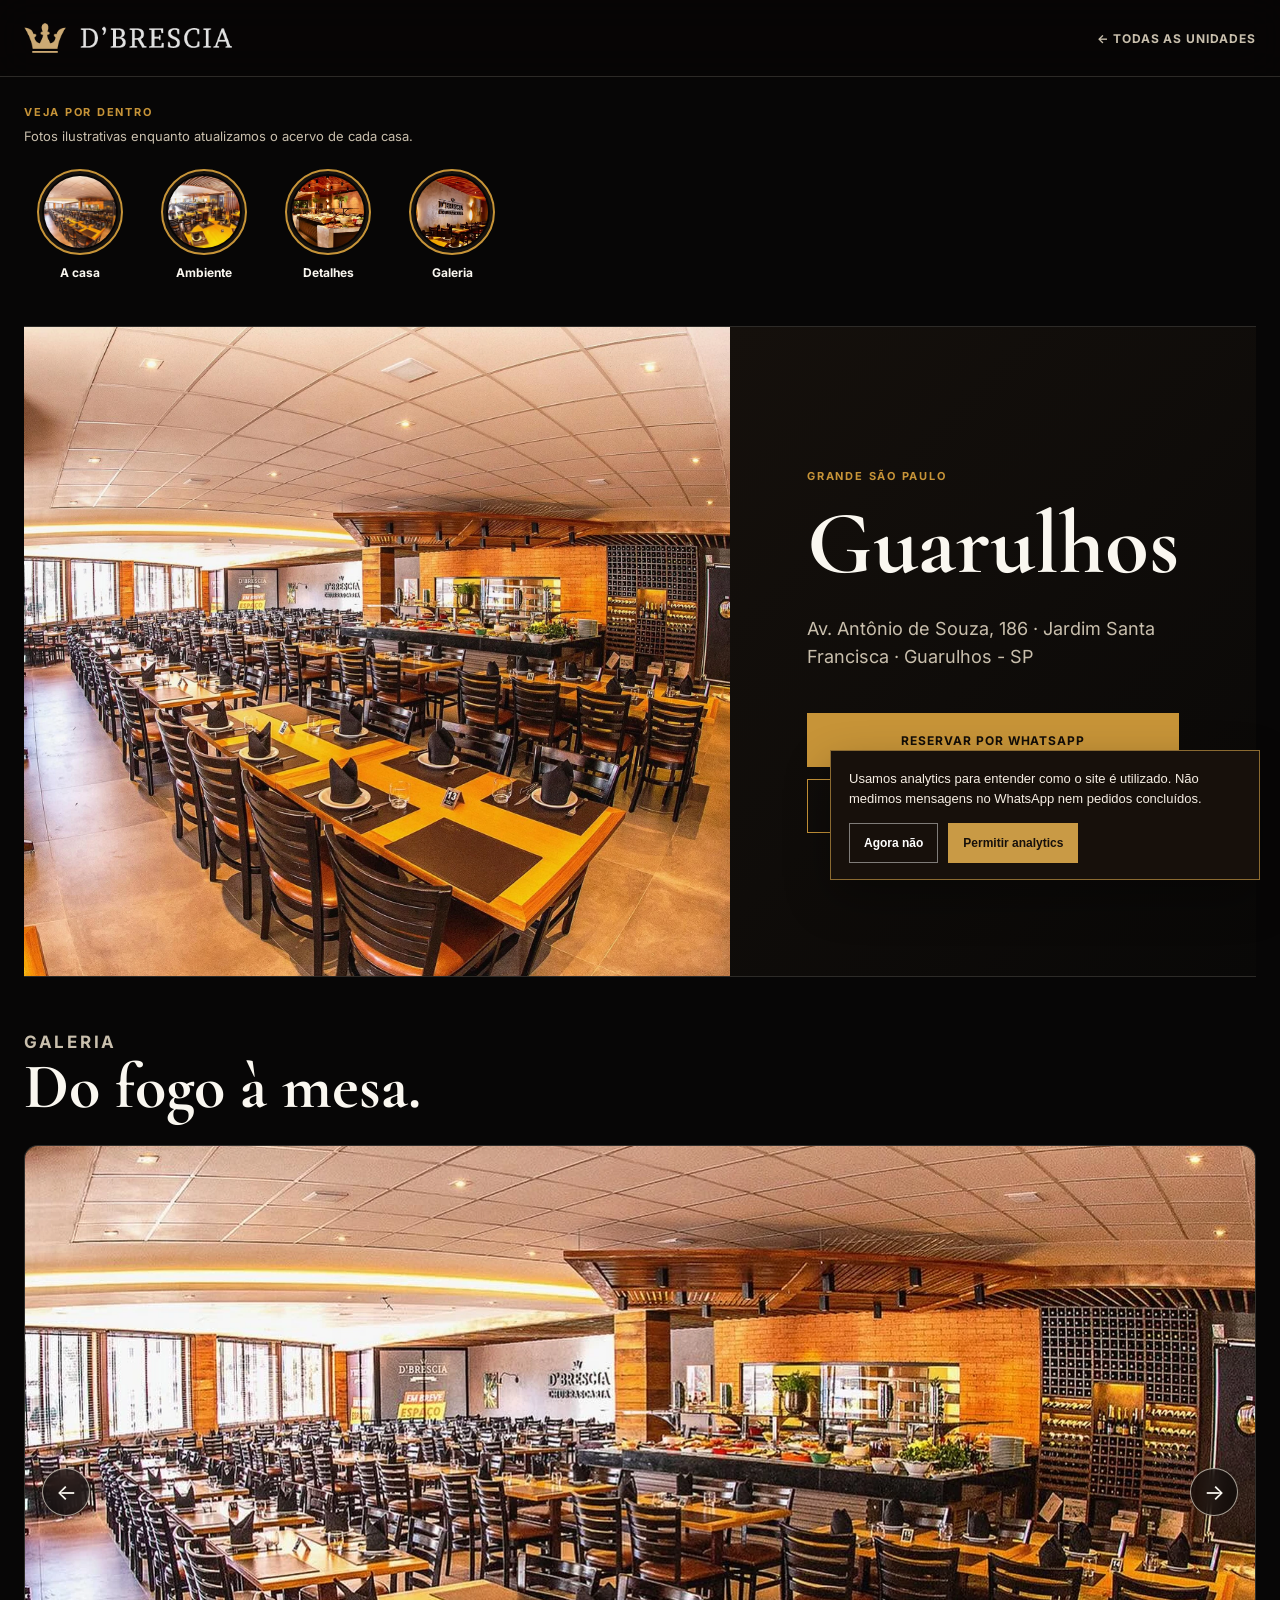
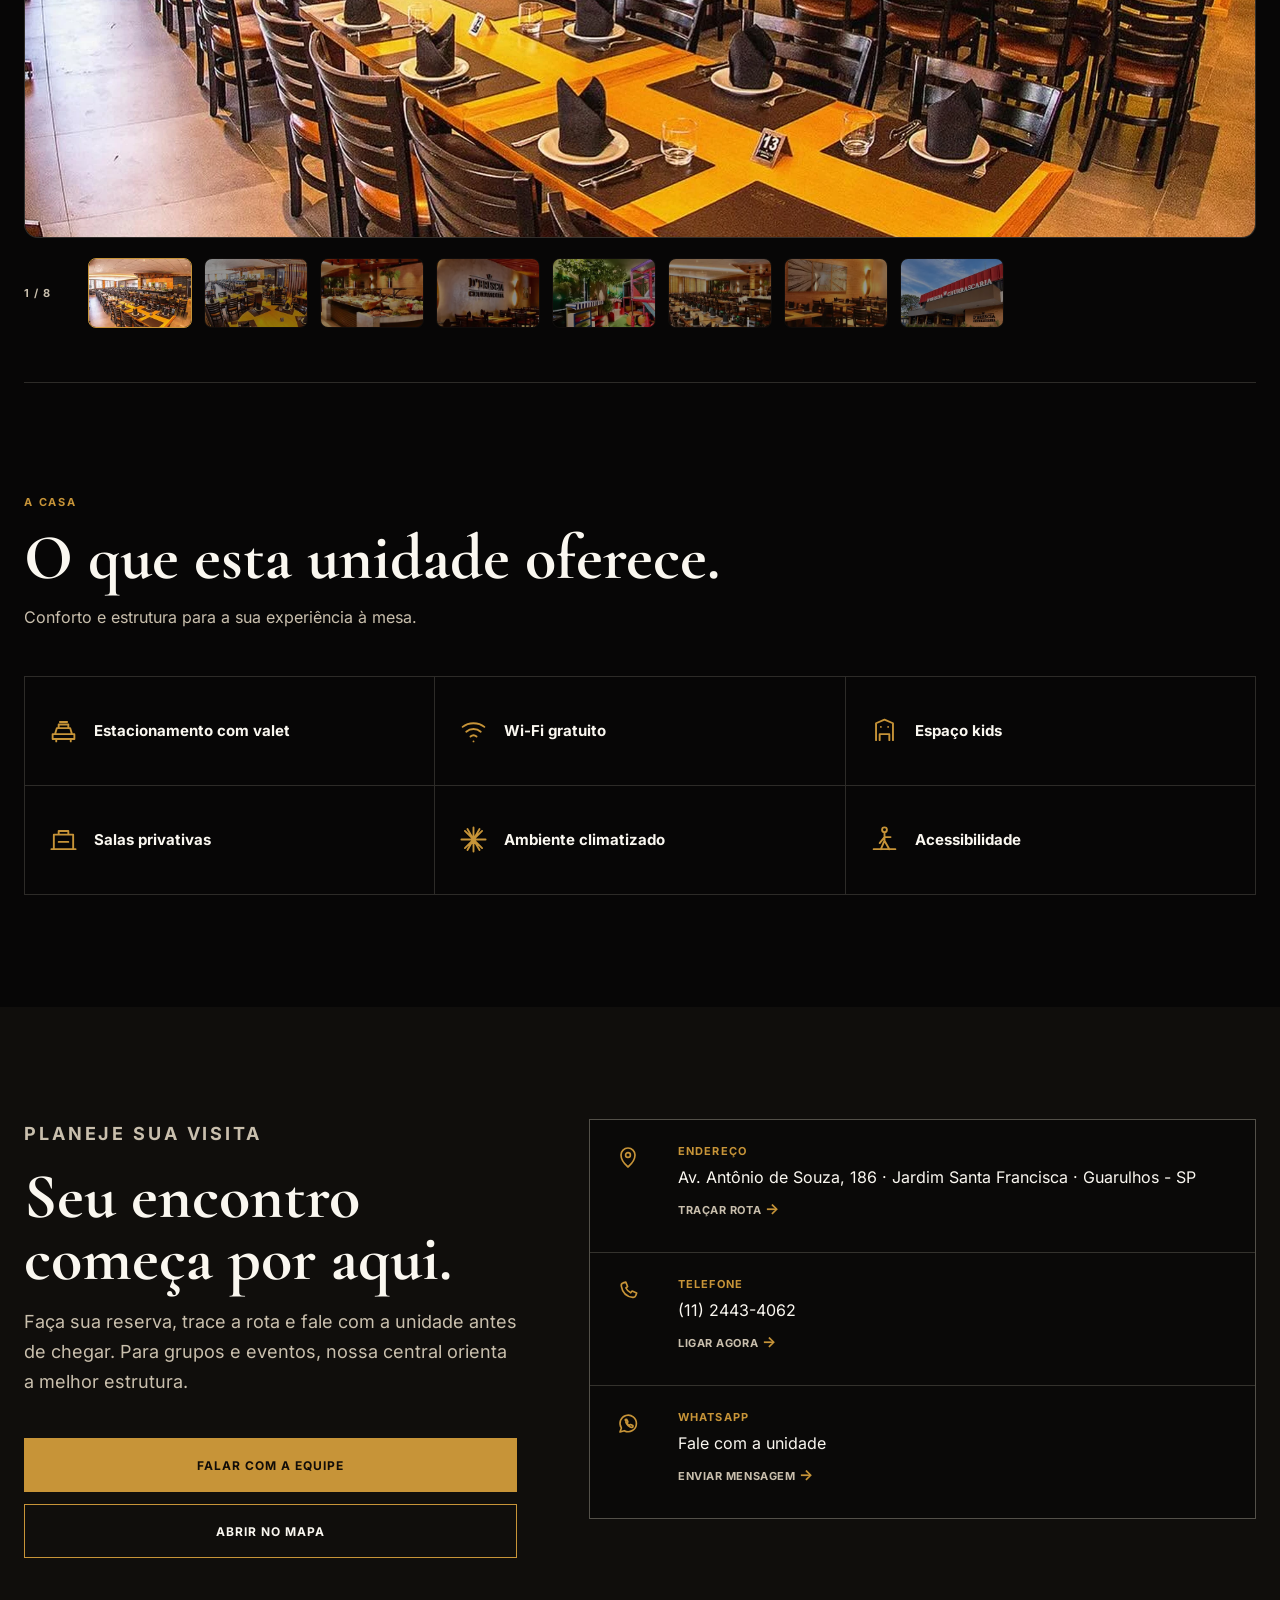
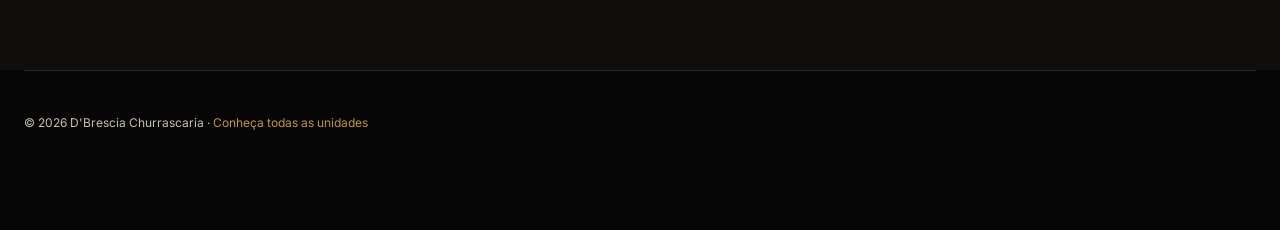
<file: unidades/guarulhos/index.html>
<!doctype html>
<html lang="pt-BR">
  <head>
    <meta charset="utf-8">
    <meta name="viewport" content="width=device-width, initial-scale=1">
    <title>D'Brescia Guarulhos | Rodízio, reservas e eventos</title>
    <meta name="description" content="Conheça a D'Brescia Guarulhos: rodízio, buffet completo, contato, localização, fotos e vídeos da unidade.">
    <meta name="robots" content="index,follow,max-image-preview:large">
    <meta name="theme-color" content="#070606">
    <link rel="canonical" href="https://dbrescia.com.br/unidades/guarulhos/">
    <meta property="og:type" content="website">
    <meta property="og:title" content="D'Brescia Guarulhos">
    <meta property="og:description" content="Informações, contato, galeria e reservas da unidade D'Brescia Guarulhos.">
    <link rel="stylesheet" href="../../assets/fonts/google-fonts.css">
    <link rel="stylesheet" href="../../unit-page.css">
  </head>
  <body data-unit="guarulhos">
    <header class="unit-top">
      <div class="unit-shell unit-top__inner">
        <a class="unit-brand" href="../../" aria-label="Voltar à página inicial da D'Brescia"><img src="../../assets/figma/fe874.png" alt="D'Brescia"></a>
        <a class="unit-back" href="../../">← Todas as unidades</a>
      </div>
    </header>
    <main>
      <section class="unit-shell unit-section unit-section--stories" data-reveal>
        <div class="story-topline"><div><p class="kicker">Veja por dentro</p><h2 class="sr-only">Histórias da unidade</h2></div><p>Fotos ilustrativas enquanto atualizamos o acervo de cada casa.</p></div>
        <div class="story-rail" data-story-rail aria-label="Histórias da unidade"></div>
      </section>
      <section class="unit-shell unit-hero">
        <div class="unit-hero__image"><img data-unit-image src="" alt="" fetchpriority="high"></div>
        <div class="unit-hero__content">
          <p class="kicker" data-unit-tag></p>
          <h1 data-unit-name></h1>
          <p class="unit-address" data-unit-address></p>
          <div class="unit-actions">
            <a class="action action--gold" data-unit-whatsapp target="_blank" rel="noreferrer">Reservar por WhatsApp</a>
            <a class="action action--outline" data-unit-map target="_blank" rel="noreferrer">Traçar rota</a>
          </div>
        </div>
      </section>
      <section class="unit-shell unit-section" data-reveal>
        <div class="unit-section__head gallery-section__head"><div><p class="kicker">Galeria</p><h2>Do fogo à mesa.</h2></div></div>
        <div class="gallery-grid" data-gallery></div>
      </section>
      <section class="unit-shell unit-section unit-amenities" data-reveal aria-labelledby="amenities-title">
        <div class="unit-amenities__head"><div><p class="kicker">A casa</p><h2 id="amenities-title">O que esta unidade oferece.</h2></div><p>Conforto e estrutura para a sua experiência à mesa.</p></div>
        <ul class="amenity-grid" aria-label="Comodidades da unidade">
          <li><svg viewBox="0 0 24 24" aria-hidden="true"><path d="M3 15h18v4H3zM5 15l1.5-5h11L19 15M8 10V7h8v3M6 19v2m12-2v2M9 5h6"/></svg><span>Estacionamento com valet</span></li>
          <li><svg viewBox="0 0 24 24" aria-hidden="true"><path d="M3 9c5-4 13-4 18 0M6 13c3.5-3 8.5-3 12 0M9.5 17c1.5-1.3 3.5-1.3 5 0M12 21h.01"/></svg><span>Wi-Fi gratuito</span></li>
          <li><svg viewBox="0 0 24 24" aria-hidden="true"><path d="M5 20V6l7-3 7 3v14M8 20v-5h8v5M9 9h.01M15 9h.01"/></svg><span>Espaço kids</span></li>
          <li><svg viewBox="0 0 24 24" aria-hidden="true"><path d="M4 20V8h16v12M2 20h20M8 8V5h8v3M8 14h8"/></svg><span>Salas privativas</span></li>
          <li><svg viewBox="0 0 24 24" aria-hidden="true"><path d="M12 2v20M4.9 4.9l14.2 14.2M2 12h20M4.9 19.1 19.1 4.9M7 3.3l10 17.4M17 3.3 7 20.7"/></svg><span>Ambiente climatizado</span></li>
          <li><svg viewBox="0 0 24 24" aria-hidden="true"><circle cx="12" cy="4" r="2"/><path d="M12 7v6m0-3h5m-5 0-4 5m4-2 4 7m-4-7-3 7M3 20h18"/></svg><span>Acessibilidade</span></li>
        </ul>
      </section>
      <section class="unit-shell unit-section unit-info" data-reveal>
        <div class="unit-info__copy"><p class="kicker">Planeje sua visita</p><h2>Seu encontro começa por aqui.</h2><p>Faça sua reserva, trace a rota e fale com a unidade antes de chegar. Para grupos e eventos, nossa central orienta a melhor estrutura.</p><div class="unit-actions"><a class="action action--gold" data-unit-whatsapp target="_blank" rel="noreferrer">Falar com a equipe</a><a class="action action--outline" data-unit-map target="_blank" rel="noreferrer">Abrir no mapa</a></div></div>
        <div class="unit-features unit-contact-list" aria-label="Contatos da unidade">
  <a class="unit-contact" data-unit-map target="_blank" rel="noreferrer"><svg viewBox="0 0 24 24" aria-hidden="true"><path d="M12 21s7-6.02 7-12a7 7 0 1 0-14 0c0 5.98 7 12 7 12Z"/><circle cx="12" cy="9" r="2.4"/></svg><span><strong>Endereço</strong><b data-unit-address></b><em>Traçar rota <i aria-hidden="true">→</i></em></span></a>
  <a class="unit-contact" data-unit-phone-link><svg viewBox="0 0 24 24" aria-hidden="true"><path d="M7.2 3.9 9.8 3l1.8 4.6-1.7 1.4c1 2.1 2.7 3.8 4.8 4.8l1.4-1.7 4.6 1.8-.9 2.6a2.8 2.8 0 0 1-3 1.9C10.4 17.6 6.4 13.6 5.3 7.1a2.8 2.8 0 0 1 1.9-3.2Z"/></svg><span><strong>Telefone</strong><b data-unit-phone></b><em>Ligar agora <i aria-hidden="true">→</i></em></span></a>
  <a class="unit-contact" data-unit-whatsapp target="_blank" rel="noreferrer"><svg viewBox="0 0 24 24" aria-hidden="true"><path d="M20.4 11.5a8.2 8.2 0 0 1-12.1 7.2L4 20l1.4-4.1A8.2 8.2 0 1 1 20.4 11.5Z"/><path d="M9.2 7.9c.2-.5.5-.5.8-.5h.5c.2 0 .4.1.5.4l.8 1.8c.1.3.1.5-.1.7l-.6.7c.5 1 1.3 1.8 2.3 2.3l.7-.6c.2-.2.5-.2.7-.1l1.8.8c.3.1.4.3.4.5v.5c0 .3 0 .6-.5.8-.4.2-1.2.4-2.8-.4-1-.5-2.3-1.5-3.2-3.1-.9-1.5-.7-2.3-.5-2.7Z"/></svg><span><strong>WhatsApp</strong><b>Fale com a unidade</b><em>Enviar mensagem <i aria-hidden="true">→</i></em></span></a>
</div>
      </section>
    </main>
    <footer class="unit-shell unit-footer">© 2026 D'Brescia Churrascaria · <a href="../../">Conheça todas as unidades</a></footer>
    <div class="mobile-actions"><a data-unit-map target="_blank" rel="noreferrer">Como chegar</a><a data-unit-whatsapp target="_blank" rel="noreferrer">Reservar mesa</a></div>
    <dialog class="story-dialog" id="story-dialog" aria-label="Galeria da unidade"><div class="story-dialog__body" data-story-dialog-body></div></dialog>
    <script src="../../unit-gallery-data.js" defer></script>
    <script src="../../unit-page.js" defer></script>
      <script src="../../analytics-config.js"></script>
    <script src="../../analytics.js"></script>
  </body>
</html>
</file>
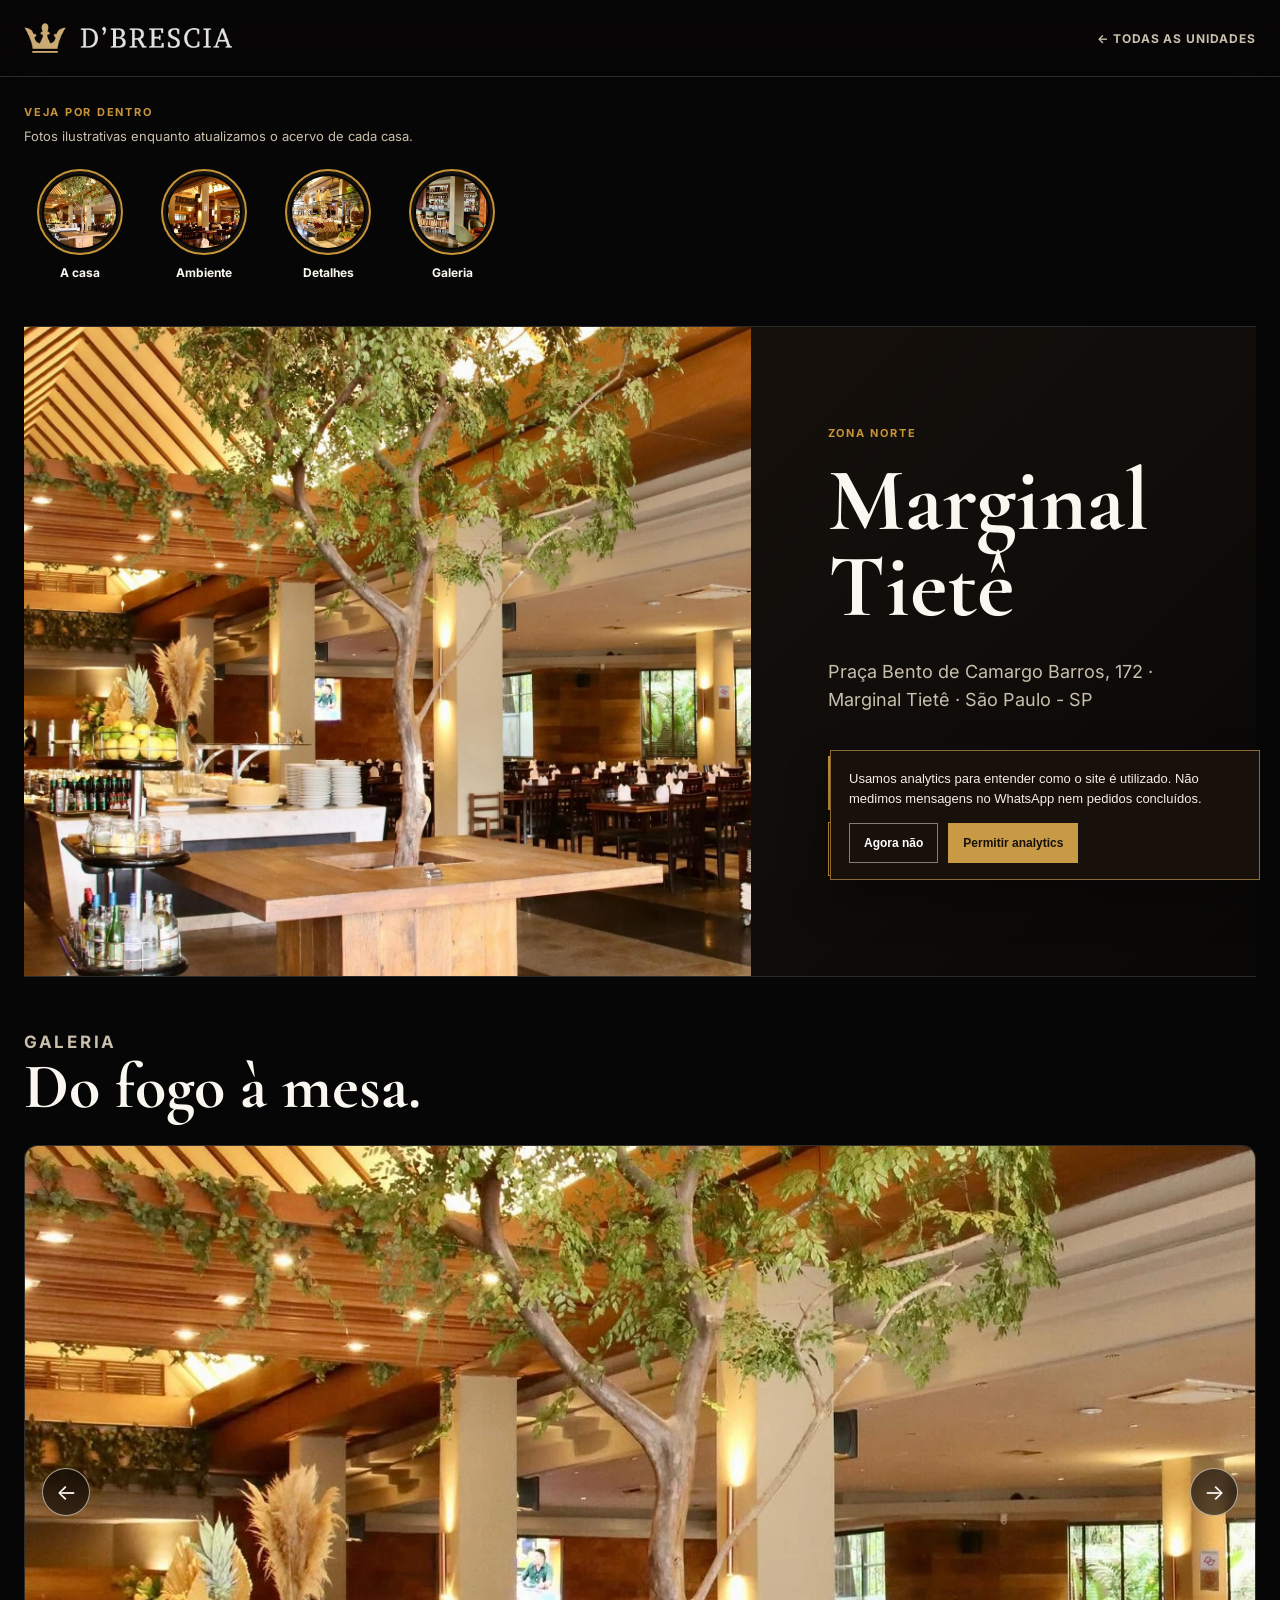
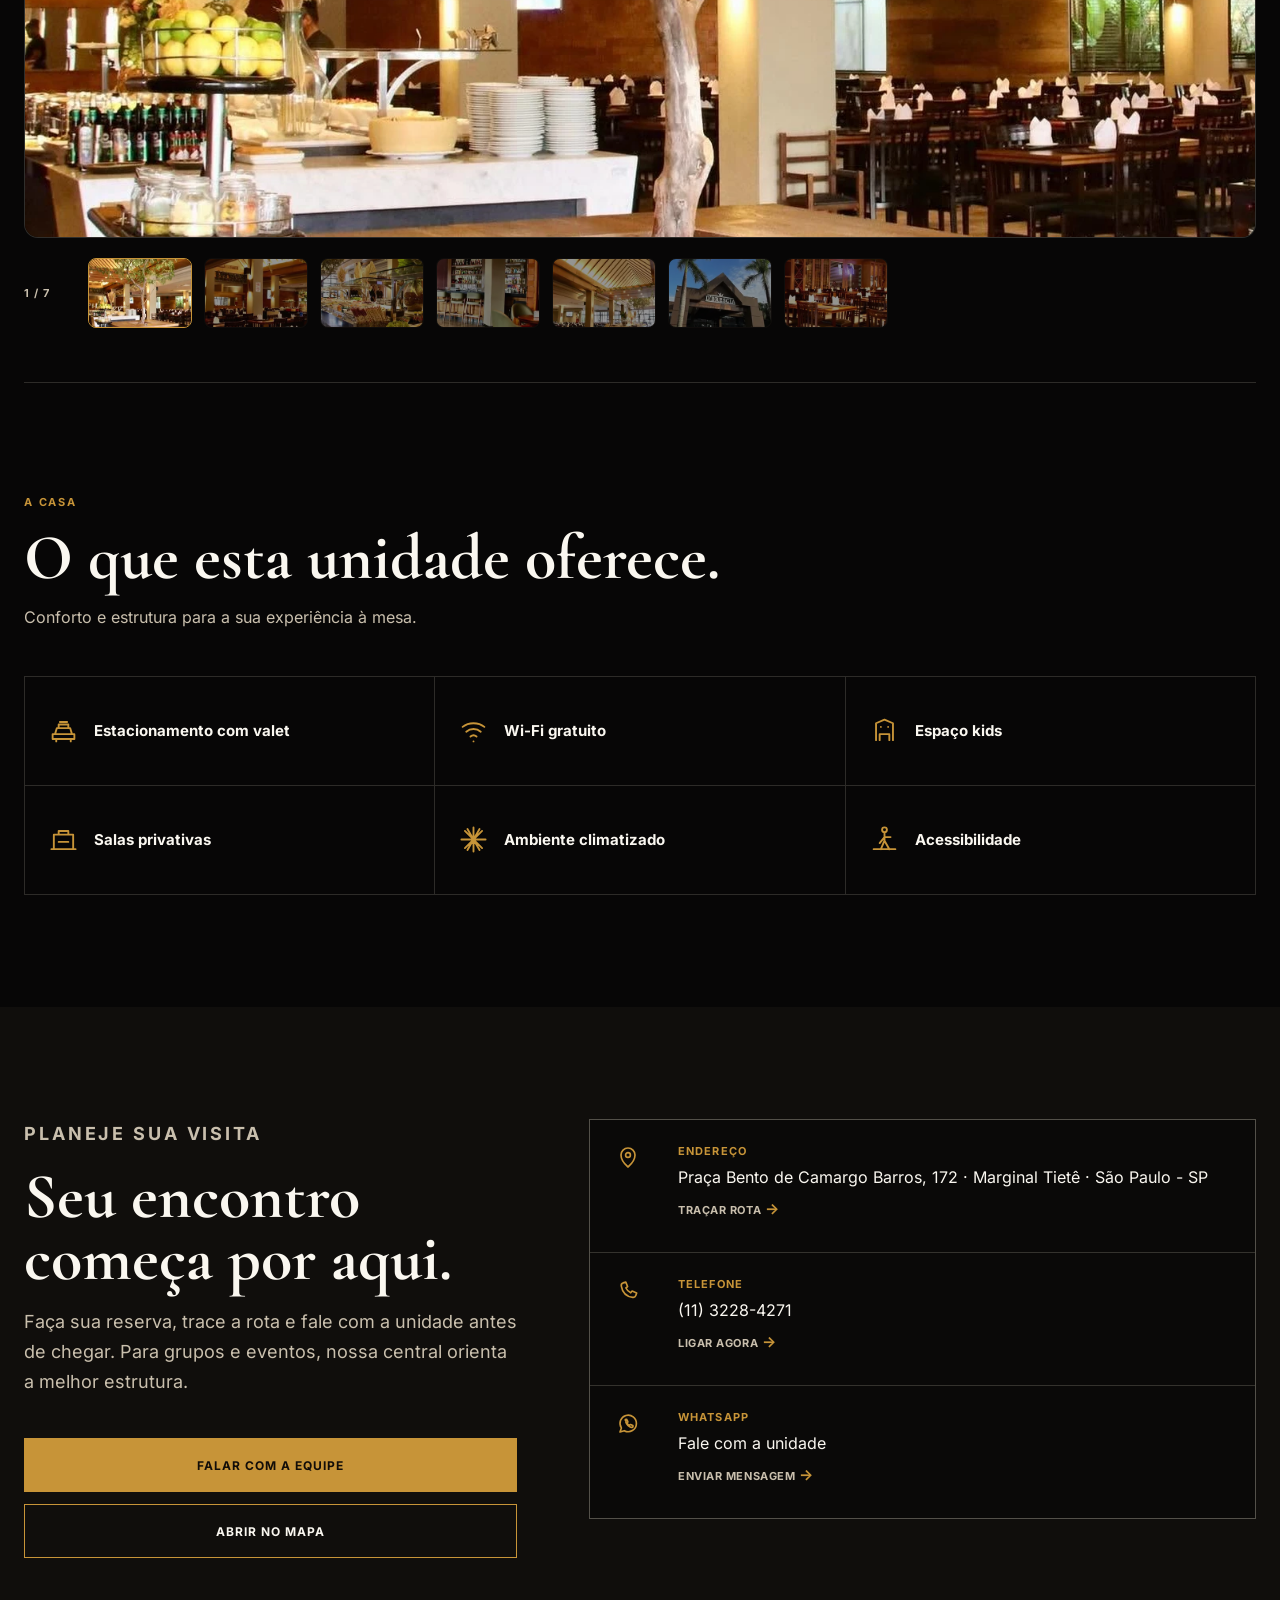
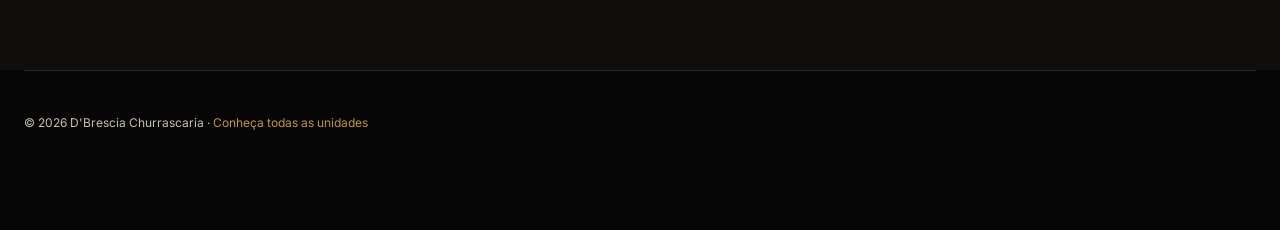
<file: unidades/marginal-tiete/index.html>
<!doctype html>
<html lang="pt-BR">
  <head>
    <meta charset="utf-8">
    <meta name="viewport" content="width=device-width, initial-scale=1">
    <title>D'Brescia Marginal Tietê | Rodízio, reservas e eventos</title>
    <meta name="description" content="Conheça a D'Brescia Marginal Tietê: rodízio, buffet completo, contato, localização, fotos e vídeos da unidade.">
    <meta name="robots" content="index,follow,max-image-preview:large">
    <meta name="theme-color" content="#070606">
    <link rel="canonical" href="https://dbrescia.com.br/unidades/marginal-tiete/">
    <meta property="og:type" content="website">
    <meta property="og:title" content="D'Brescia Marginal Tietê">
    <meta property="og:description" content="Informações, contato, galeria e reservas da unidade D'Brescia Marginal Tietê.">
    <link rel="stylesheet" href="../../assets/fonts/google-fonts.css">
    <link rel="stylesheet" href="../../unit-page.css">
  </head>
  <body data-unit="marginal-tiete">
    <header class="unit-top">
      <div class="unit-shell unit-top__inner">
        <a class="unit-brand" href="../../" aria-label="Voltar à página inicial da D'Brescia"><img src="../../assets/figma/fe874.png" alt="D'Brescia"></a>
        <a class="unit-back" href="../../">← Todas as unidades</a>
      </div>
    </header>
    <main>
      <section class="unit-shell unit-section unit-section--stories" data-reveal>
        <div class="story-topline"><div><p class="kicker">Veja por dentro</p><h2 class="sr-only">Histórias da unidade</h2></div><p>Fotos ilustrativas enquanto atualizamos o acervo de cada casa.</p></div>
        <div class="story-rail" data-story-rail aria-label="Histórias da unidade"></div>
      </section>
      <section class="unit-shell unit-hero">
        <div class="unit-hero__image"><img data-unit-image src="" alt="" fetchpriority="high"></div>
        <div class="unit-hero__content">
          <p class="kicker" data-unit-tag></p>
          <h1 data-unit-name></h1>
          <p class="unit-address" data-unit-address></p>
          <div class="unit-actions">
            <a class="action action--gold" data-unit-whatsapp target="_blank" rel="noreferrer">Reservar por WhatsApp</a>
            <a class="action action--outline" data-unit-map target="_blank" rel="noreferrer">Traçar rota</a>
          </div>
        </div>
      </section>
      <section class="unit-shell unit-section" data-reveal>
        <div class="unit-section__head gallery-section__head"><div><p class="kicker">Galeria</p><h2>Do fogo à mesa.</h2></div></div>
        <div class="gallery-grid" data-gallery></div>
      </section>
      <section class="unit-shell unit-section unit-amenities" data-reveal aria-labelledby="amenities-title">
        <div class="unit-amenities__head"><div><p class="kicker">A casa</p><h2 id="amenities-title">O que esta unidade oferece.</h2></div><p>Conforto e estrutura para a sua experiência à mesa.</p></div>
        <ul class="amenity-grid" aria-label="Comodidades da unidade">
          <li><svg viewBox="0 0 24 24" aria-hidden="true"><path d="M3 15h18v4H3zM5 15l1.5-5h11L19 15M8 10V7h8v3M6 19v2m12-2v2M9 5h6"/></svg><span>Estacionamento com valet</span></li>
          <li><svg viewBox="0 0 24 24" aria-hidden="true"><path d="M3 9c5-4 13-4 18 0M6 13c3.5-3 8.5-3 12 0M9.5 17c1.5-1.3 3.5-1.3 5 0M12 21h.01"/></svg><span>Wi-Fi gratuito</span></li>
          <li><svg viewBox="0 0 24 24" aria-hidden="true"><path d="M5 20V6l7-3 7 3v14M8 20v-5h8v5M9 9h.01M15 9h.01"/></svg><span>Espaço kids</span></li>
          <li><svg viewBox="0 0 24 24" aria-hidden="true"><path d="M4 20V8h16v12M2 20h20M8 8V5h8v3M8 14h8"/></svg><span>Salas privativas</span></li>
          <li><svg viewBox="0 0 24 24" aria-hidden="true"><path d="M12 2v20M4.9 4.9l14.2 14.2M2 12h20M4.9 19.1 19.1 4.9M7 3.3l10 17.4M17 3.3 7 20.7"/></svg><span>Ambiente climatizado</span></li>
          <li><svg viewBox="0 0 24 24" aria-hidden="true"><circle cx="12" cy="4" r="2"/><path d="M12 7v6m0-3h5m-5 0-4 5m4-2 4 7m-4-7-3 7M3 20h18"/></svg><span>Acessibilidade</span></li>
        </ul>
      </section>
      <section class="unit-shell unit-section unit-info" data-reveal>
        <div class="unit-info__copy"><p class="kicker">Planeje sua visita</p><h2>Seu encontro começa por aqui.</h2><p>Faça sua reserva, trace a rota e fale com a unidade antes de chegar. Para grupos e eventos, nossa central orienta a melhor estrutura.</p><div class="unit-actions"><a class="action action--gold" data-unit-whatsapp target="_blank" rel="noreferrer">Falar com a equipe</a><a class="action action--outline" data-unit-map target="_blank" rel="noreferrer">Abrir no mapa</a></div></div>
        <div class="unit-features unit-contact-list" aria-label="Contatos da unidade">
  <a class="unit-contact" data-unit-map target="_blank" rel="noreferrer"><svg viewBox="0 0 24 24" aria-hidden="true"><path d="M12 21s7-6.02 7-12a7 7 0 1 0-14 0c0 5.98 7 12 7 12Z"/><circle cx="12" cy="9" r="2.4"/></svg><span><strong>Endereço</strong><b data-unit-address></b><em>Traçar rota <i aria-hidden="true">→</i></em></span></a>
  <a class="unit-contact" data-unit-phone-link><svg viewBox="0 0 24 24" aria-hidden="true"><path d="M7.2 3.9 9.8 3l1.8 4.6-1.7 1.4c1 2.1 2.7 3.8 4.8 4.8l1.4-1.7 4.6 1.8-.9 2.6a2.8 2.8 0 0 1-3 1.9C10.4 17.6 6.4 13.6 5.3 7.1a2.8 2.8 0 0 1 1.9-3.2Z"/></svg><span><strong>Telefone</strong><b data-unit-phone></b><em>Ligar agora <i aria-hidden="true">→</i></em></span></a>
  <a class="unit-contact" data-unit-whatsapp target="_blank" rel="noreferrer"><svg viewBox="0 0 24 24" aria-hidden="true"><path d="M20.4 11.5a8.2 8.2 0 0 1-12.1 7.2L4 20l1.4-4.1A8.2 8.2 0 1 1 20.4 11.5Z"/><path d="M9.2 7.9c.2-.5.5-.5.8-.5h.5c.2 0 .4.1.5.4l.8 1.8c.1.3.1.5-.1.7l-.6.7c.5 1 1.3 1.8 2.3 2.3l.7-.6c.2-.2.5-.2.7-.1l1.8.8c.3.1.4.3.4.5v.5c0 .3 0 .6-.5.8-.4.2-1.2.4-2.8-.4-1-.5-2.3-1.5-3.2-3.1-.9-1.5-.7-2.3-.5-2.7Z"/></svg><span><strong>WhatsApp</strong><b>Fale com a unidade</b><em>Enviar mensagem <i aria-hidden="true">→</i></em></span></a>
</div>
      </section>
    </main>
    <footer class="unit-shell unit-footer">© 2026 D'Brescia Churrascaria · <a href="../../">Conheça todas as unidades</a></footer>
    <div class="mobile-actions"><a data-unit-map target="_blank" rel="noreferrer">Como chegar</a><a data-unit-whatsapp target="_blank" rel="noreferrer">Reservar mesa</a></div>
    <dialog class="story-dialog" id="story-dialog" aria-label="Galeria da unidade"><div class="story-dialog__body" data-story-dialog-body></div></dialog>
    <script src="../../unit-gallery-data.js" defer></script>
    <script src="../../unit-page.js" defer></script>
      <script src="../../analytics-config.js"></script>
    <script src="../../analytics.js"></script>
  </body>
</html>
</file>
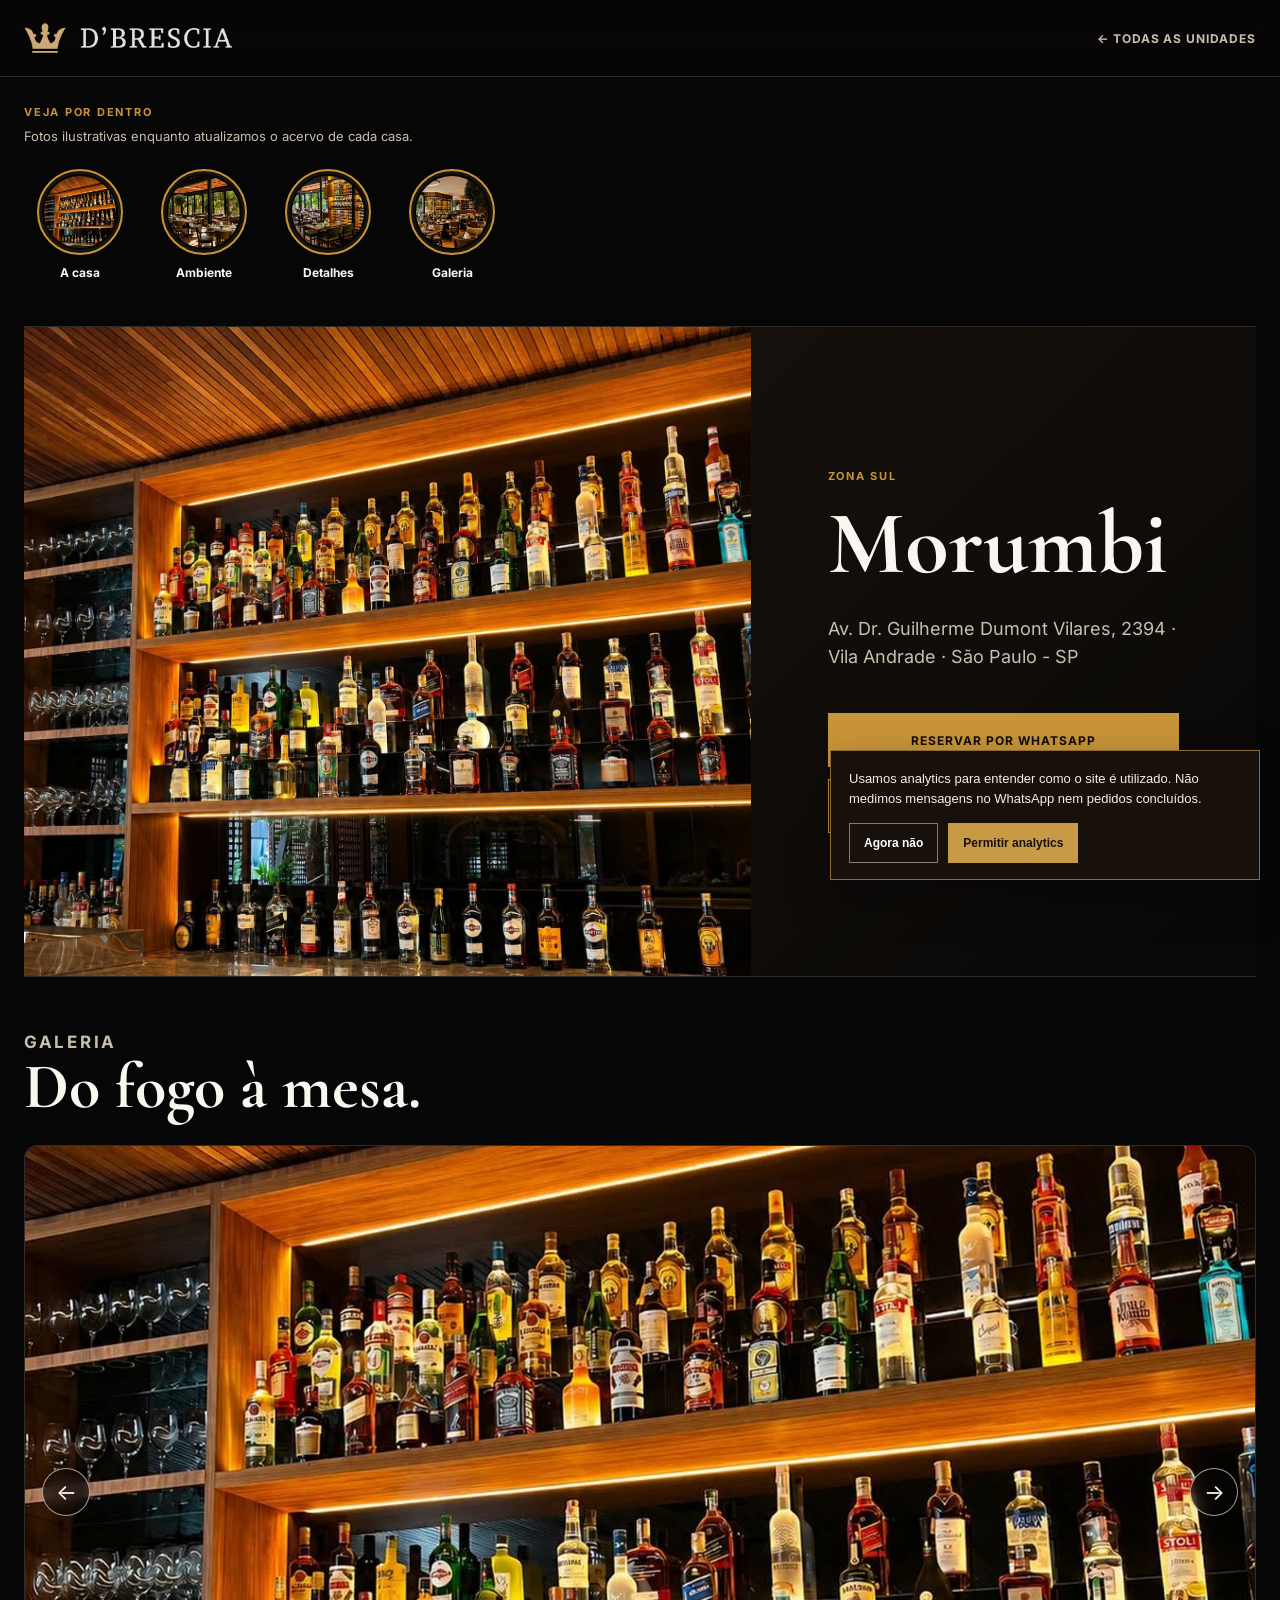
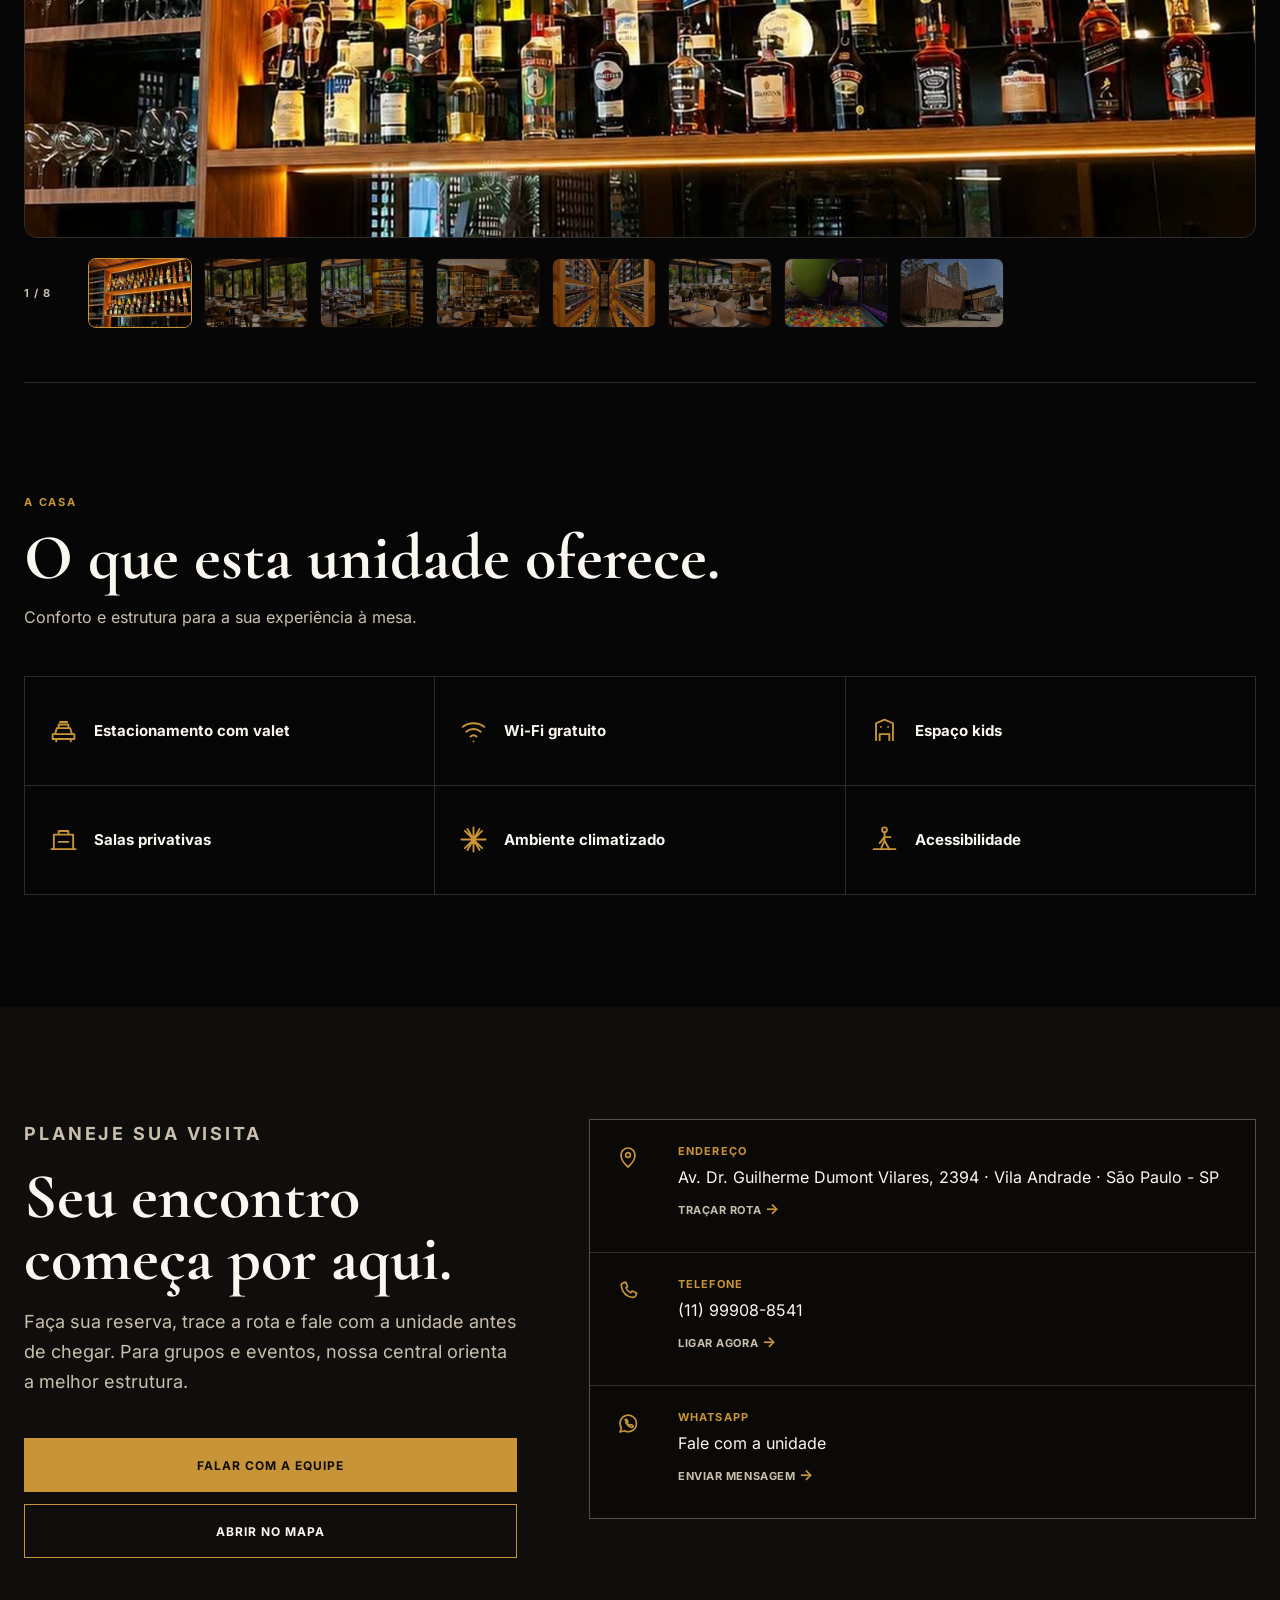
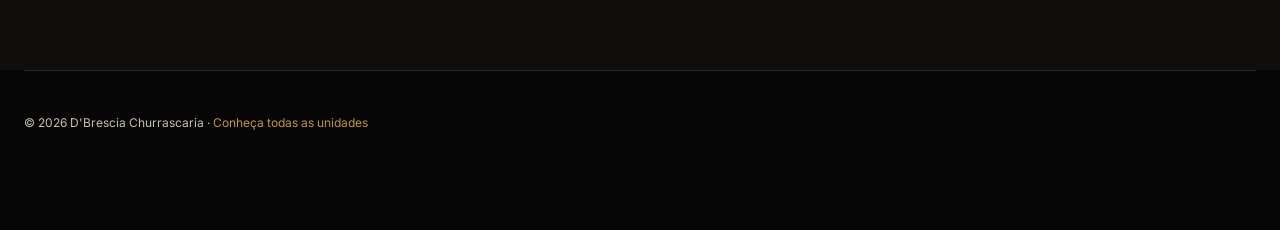
<file: unidades/morumbi/index.html>
<!doctype html>
<html lang="pt-BR">
  <head>
    <meta charset="utf-8">
    <meta name="viewport" content="width=device-width, initial-scale=1">
    <title>D'Brescia Morumbi | Rodízio, reservas e eventos</title>
    <meta name="description" content="Conheça a D'Brescia Morumbi: rodízio, buffet completo, contato, localização, fotos e vídeos da unidade.">
    <meta name="robots" content="index,follow,max-image-preview:large">
    <meta name="theme-color" content="#070606">
    <link rel="canonical" href="https://dbrescia.com.br/unidades/morumbi/">
    <meta property="og:type" content="website">
    <meta property="og:title" content="D'Brescia Morumbi">
    <meta property="og:description" content="Informações, contato, galeria e reservas da unidade D'Brescia Morumbi.">
    <link rel="stylesheet" href="../../assets/fonts/google-fonts.css">
    <link rel="stylesheet" href="../../unit-page.css">
  </head>
  <body data-unit="morumbi">
    <header class="unit-top">
      <div class="unit-shell unit-top__inner">
        <a class="unit-brand" href="../../" aria-label="Voltar à página inicial da D'Brescia"><img src="../../assets/figma/fe874.png" alt="D'Brescia"></a>
        <a class="unit-back" href="../../">← Todas as unidades</a>
      </div>
    </header>
    <main>
      <section class="unit-shell unit-section unit-section--stories" data-reveal>
        <div class="story-topline"><div><p class="kicker">Veja por dentro</p><h2 class="sr-only">Histórias da unidade</h2></div><p>Fotos ilustrativas enquanto atualizamos o acervo de cada casa.</p></div>
        <div class="story-rail" data-story-rail aria-label="Histórias da unidade"></div>
      </section>
      <section class="unit-shell unit-hero">
        <div class="unit-hero__image"><img data-unit-image src="" alt="" fetchpriority="high"></div>
        <div class="unit-hero__content">
          <p class="kicker" data-unit-tag></p>
          <h1 data-unit-name></h1>
          <p class="unit-address" data-unit-address></p>
          <div class="unit-actions">
            <a class="action action--gold" data-unit-whatsapp target="_blank" rel="noreferrer">Reservar por WhatsApp</a>
            <a class="action action--outline" data-unit-map target="_blank" rel="noreferrer">Traçar rota</a>
          </div>
        </div>
      </section>
      <section class="unit-shell unit-section" data-reveal>
        <div class="unit-section__head gallery-section__head"><div><p class="kicker">Galeria</p><h2>Do fogo à mesa.</h2></div></div>
        <div class="gallery-grid" data-gallery></div>
      </section>
      <section class="unit-shell unit-section unit-amenities" data-reveal aria-labelledby="amenities-title">
        <div class="unit-amenities__head"><div><p class="kicker">A casa</p><h2 id="amenities-title">O que esta unidade oferece.</h2></div><p>Conforto e estrutura para a sua experiência à mesa.</p></div>
        <ul class="amenity-grid" aria-label="Comodidades da unidade">
          <li><svg viewBox="0 0 24 24" aria-hidden="true"><path d="M3 15h18v4H3zM5 15l1.5-5h11L19 15M8 10V7h8v3M6 19v2m12-2v2M9 5h6"/></svg><span>Estacionamento com valet</span></li>
          <li><svg viewBox="0 0 24 24" aria-hidden="true"><path d="M3 9c5-4 13-4 18 0M6 13c3.5-3 8.5-3 12 0M9.5 17c1.5-1.3 3.5-1.3 5 0M12 21h.01"/></svg><span>Wi-Fi gratuito</span></li>
          <li><svg viewBox="0 0 24 24" aria-hidden="true"><path d="M5 20V6l7-3 7 3v14M8 20v-5h8v5M9 9h.01M15 9h.01"/></svg><span>Espaço kids</span></li>
          <li><svg viewBox="0 0 24 24" aria-hidden="true"><path d="M4 20V8h16v12M2 20h20M8 8V5h8v3M8 14h8"/></svg><span>Salas privativas</span></li>
          <li><svg viewBox="0 0 24 24" aria-hidden="true"><path d="M12 2v20M4.9 4.9l14.2 14.2M2 12h20M4.9 19.1 19.1 4.9M7 3.3l10 17.4M17 3.3 7 20.7"/></svg><span>Ambiente climatizado</span></li>
          <li><svg viewBox="0 0 24 24" aria-hidden="true"><circle cx="12" cy="4" r="2"/><path d="M12 7v6m0-3h5m-5 0-4 5m4-2 4 7m-4-7-3 7M3 20h18"/></svg><span>Acessibilidade</span></li>
        </ul>
      </section>
      <section class="unit-shell unit-section unit-info" data-reveal>
        <div class="unit-info__copy"><p class="kicker">Planeje sua visita</p><h2>Seu encontro começa por aqui.</h2><p>Faça sua reserva, trace a rota e fale com a unidade antes de chegar. Para grupos e eventos, nossa central orienta a melhor estrutura.</p><div class="unit-actions"><a class="action action--gold" data-unit-whatsapp target="_blank" rel="noreferrer">Falar com a equipe</a><a class="action action--outline" data-unit-map target="_blank" rel="noreferrer">Abrir no mapa</a></div></div>
        <div class="unit-features unit-contact-list" aria-label="Contatos da unidade">
  <a class="unit-contact" data-unit-map target="_blank" rel="noreferrer"><svg viewBox="0 0 24 24" aria-hidden="true"><path d="M12 21s7-6.02 7-12a7 7 0 1 0-14 0c0 5.98 7 12 7 12Z"/><circle cx="12" cy="9" r="2.4"/></svg><span><strong>Endereço</strong><b data-unit-address></b><em>Traçar rota <i aria-hidden="true">→</i></em></span></a>
  <a class="unit-contact" data-unit-phone-link><svg viewBox="0 0 24 24" aria-hidden="true"><path d="M7.2 3.9 9.8 3l1.8 4.6-1.7 1.4c1 2.1 2.7 3.8 4.8 4.8l1.4-1.7 4.6 1.8-.9 2.6a2.8 2.8 0 0 1-3 1.9C10.4 17.6 6.4 13.6 5.3 7.1a2.8 2.8 0 0 1 1.9-3.2Z"/></svg><span><strong>Telefone</strong><b data-unit-phone></b><em>Ligar agora <i aria-hidden="true">→</i></em></span></a>
  <a class="unit-contact" data-unit-whatsapp target="_blank" rel="noreferrer"><svg viewBox="0 0 24 24" aria-hidden="true"><path d="M20.4 11.5a8.2 8.2 0 0 1-12.1 7.2L4 20l1.4-4.1A8.2 8.2 0 1 1 20.4 11.5Z"/><path d="M9.2 7.9c.2-.5.5-.5.8-.5h.5c.2 0 .4.1.5.4l.8 1.8c.1.3.1.5-.1.7l-.6.7c.5 1 1.3 1.8 2.3 2.3l.7-.6c.2-.2.5-.2.7-.1l1.8.8c.3.1.4.3.4.5v.5c0 .3 0 .6-.5.8-.4.2-1.2.4-2.8-.4-1-.5-2.3-1.5-3.2-3.1-.9-1.5-.7-2.3-.5-2.7Z"/></svg><span><strong>WhatsApp</strong><b>Fale com a unidade</b><em>Enviar mensagem <i aria-hidden="true">→</i></em></span></a>
</div>
      </section>
    </main>
    <footer class="unit-shell unit-footer">© 2026 D'Brescia Churrascaria · <a href="../../">Conheça todas as unidades</a></footer>
    <div class="mobile-actions"><a data-unit-map target="_blank" rel="noreferrer">Como chegar</a><a data-unit-whatsapp target="_blank" rel="noreferrer">Reservar mesa</a></div>
    <dialog class="story-dialog" id="story-dialog" aria-label="Galeria da unidade"><div class="story-dialog__body" data-story-dialog-body></div></dialog>
    <script src="../../unit-gallery-data.js" defer></script>
    <script src="../../unit-page.js" defer></script>
      <script src="../../analytics-config.js"></script>
    <script src="../../analytics.js"></script>
  </body>
</html>
</file>
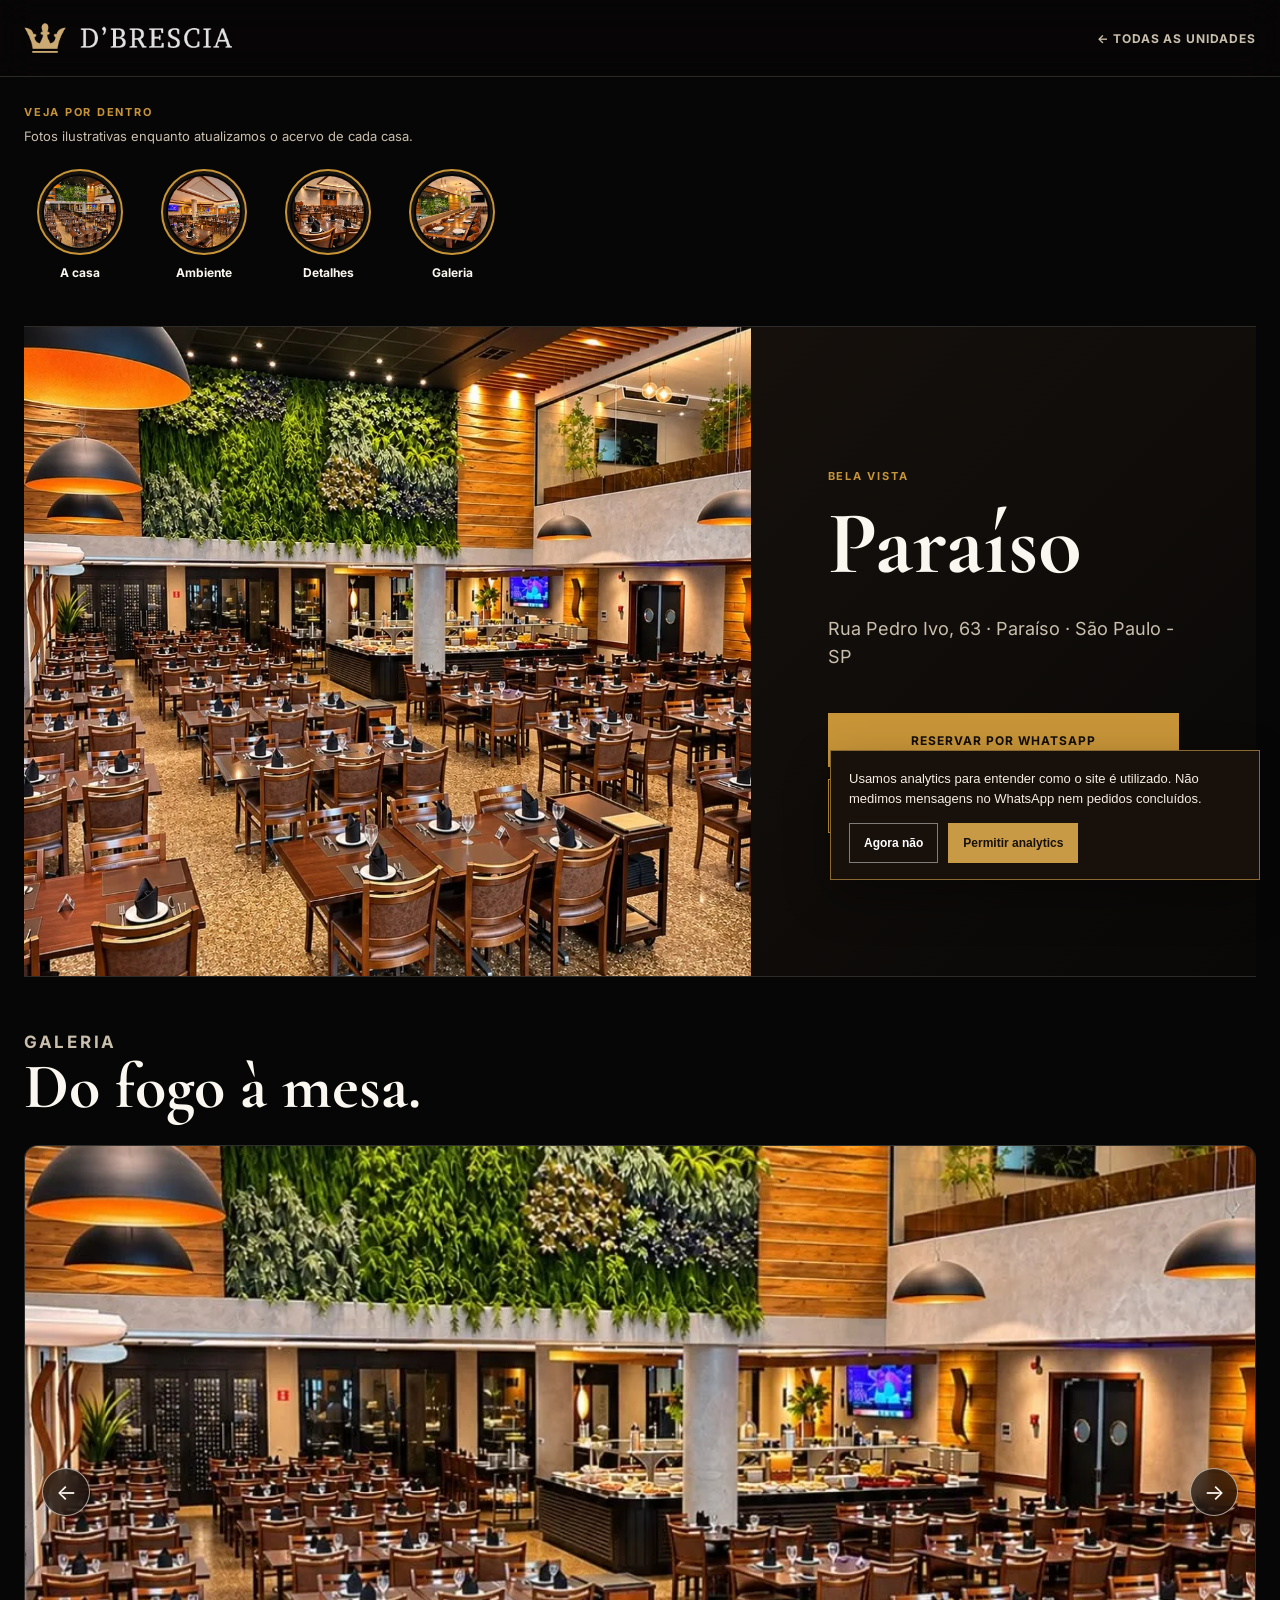
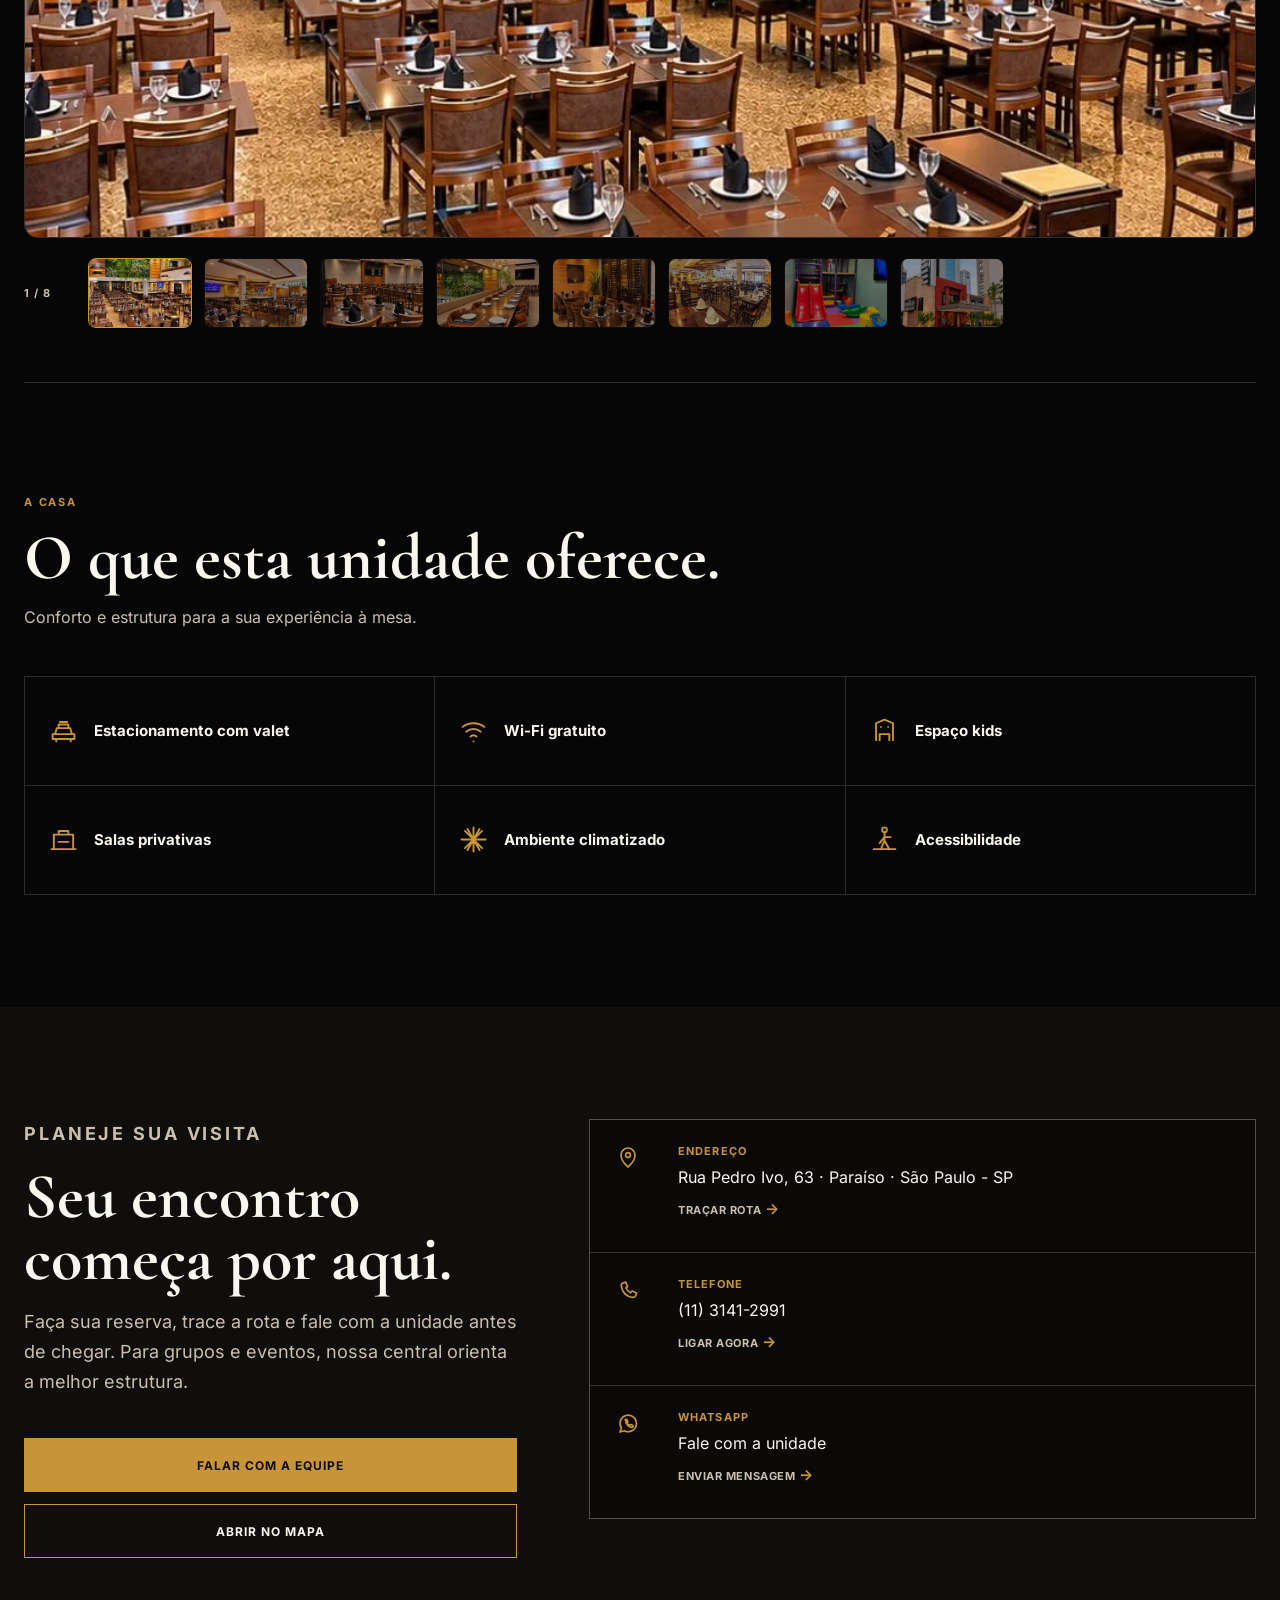
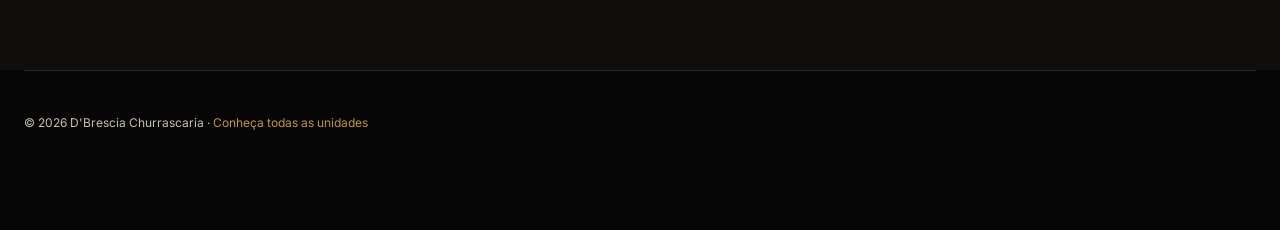
<file: unidades/paraiso/index.html>
<!doctype html>
<html lang="pt-BR">
  <head>
    <meta charset="utf-8">
    <meta name="viewport" content="width=device-width, initial-scale=1">
    <title>D'Brescia Paraíso | Rodízio, reservas e eventos</title>
    <meta name="description" content="Conheça a D'Brescia Paraíso: rodízio, buffet completo, contato, localização, fotos e vídeos da unidade.">
    <meta name="robots" content="index,follow,max-image-preview:large">
    <meta name="theme-color" content="#070606">
    <link rel="canonical" href="https://dbrescia.com.br/unidades/paraiso/">
    <meta property="og:type" content="website">
    <meta property="og:title" content="D'Brescia Paraíso">
    <meta property="og:description" content="Informações, contato, galeria e reservas da unidade D'Brescia Paraíso.">
    <link rel="stylesheet" href="../../assets/fonts/google-fonts.css">
    <link rel="stylesheet" href="../../unit-page.css">
  </head>
  <body data-unit="paraiso">
    <header class="unit-top">
      <div class="unit-shell unit-top__inner">
        <a class="unit-brand" href="../../" aria-label="Voltar à página inicial da D'Brescia"><img src="../../assets/figma/fe874.png" alt="D'Brescia"></a>
        <a class="unit-back" href="../../">← Todas as unidades</a>
      </div>
    </header>
    <main>
      <section class="unit-shell unit-section unit-section--stories" data-reveal>
        <div class="story-topline"><div><p class="kicker">Veja por dentro</p><h2 class="sr-only">Histórias da unidade</h2></div><p>Fotos ilustrativas enquanto atualizamos o acervo de cada casa.</p></div>
        <div class="story-rail" data-story-rail aria-label="Histórias da unidade"></div>
      </section>
      <section class="unit-shell unit-hero">
        <div class="unit-hero__image"><img data-unit-image src="" alt="" fetchpriority="high"></div>
        <div class="unit-hero__content">
          <p class="kicker" data-unit-tag></p>
          <h1 data-unit-name></h1>
          <p class="unit-address" data-unit-address></p>
          <div class="unit-actions">
            <a class="action action--gold" data-unit-whatsapp target="_blank" rel="noreferrer">Reservar por WhatsApp</a>
            <a class="action action--outline" data-unit-map target="_blank" rel="noreferrer">Traçar rota</a>
          </div>
        </div>
      </section>
      <section class="unit-shell unit-section" data-reveal>
        <div class="unit-section__head gallery-section__head"><div><p class="kicker">Galeria</p><h2>Do fogo à mesa.</h2></div></div>
        <div class="gallery-grid" data-gallery></div>
      </section>
      <section class="unit-shell unit-section unit-amenities" data-reveal aria-labelledby="amenities-title">
        <div class="unit-amenities__head"><div><p class="kicker">A casa</p><h2 id="amenities-title">O que esta unidade oferece.</h2></div><p>Conforto e estrutura para a sua experiência à mesa.</p></div>
        <ul class="amenity-grid" aria-label="Comodidades da unidade">
          <li><svg viewBox="0 0 24 24" aria-hidden="true"><path d="M3 15h18v4H3zM5 15l1.5-5h11L19 15M8 10V7h8v3M6 19v2m12-2v2M9 5h6"/></svg><span>Estacionamento com valet</span></li>
          <li><svg viewBox="0 0 24 24" aria-hidden="true"><path d="M3 9c5-4 13-4 18 0M6 13c3.5-3 8.5-3 12 0M9.5 17c1.5-1.3 3.5-1.3 5 0M12 21h.01"/></svg><span>Wi-Fi gratuito</span></li>
          <li><svg viewBox="0 0 24 24" aria-hidden="true"><path d="M5 20V6l7-3 7 3v14M8 20v-5h8v5M9 9h.01M15 9h.01"/></svg><span>Espaço kids</span></li>
          <li><svg viewBox="0 0 24 24" aria-hidden="true"><path d="M4 20V8h16v12M2 20h20M8 8V5h8v3M8 14h8"/></svg><span>Salas privativas</span></li>
          <li><svg viewBox="0 0 24 24" aria-hidden="true"><path d="M12 2v20M4.9 4.9l14.2 14.2M2 12h20M4.9 19.1 19.1 4.9M7 3.3l10 17.4M17 3.3 7 20.7"/></svg><span>Ambiente climatizado</span></li>
          <li><svg viewBox="0 0 24 24" aria-hidden="true"><circle cx="12" cy="4" r="2"/><path d="M12 7v6m0-3h5m-5 0-4 5m4-2 4 7m-4-7-3 7M3 20h18"/></svg><span>Acessibilidade</span></li>
        </ul>
      </section>
      <section class="unit-shell unit-section unit-info" data-reveal>
        <div class="unit-info__copy"><p class="kicker">Planeje sua visita</p><h2>Seu encontro começa por aqui.</h2><p>Faça sua reserva, trace a rota e fale com a unidade antes de chegar. Para grupos e eventos, nossa central orienta a melhor estrutura.</p><div class="unit-actions"><a class="action action--gold" data-unit-whatsapp target="_blank" rel="noreferrer">Falar com a equipe</a><a class="action action--outline" data-unit-map target="_blank" rel="noreferrer">Abrir no mapa</a></div></div>
        <div class="unit-features unit-contact-list" aria-label="Contatos da unidade">
  <a class="unit-contact" data-unit-map target="_blank" rel="noreferrer"><svg viewBox="0 0 24 24" aria-hidden="true"><path d="M12 21s7-6.02 7-12a7 7 0 1 0-14 0c0 5.98 7 12 7 12Z"/><circle cx="12" cy="9" r="2.4"/></svg><span><strong>Endereço</strong><b data-unit-address></b><em>Traçar rota <i aria-hidden="true">→</i></em></span></a>
  <a class="unit-contact" data-unit-phone-link><svg viewBox="0 0 24 24" aria-hidden="true"><path d="M7.2 3.9 9.8 3l1.8 4.6-1.7 1.4c1 2.1 2.7 3.8 4.8 4.8l1.4-1.7 4.6 1.8-.9 2.6a2.8 2.8 0 0 1-3 1.9C10.4 17.6 6.4 13.6 5.3 7.1a2.8 2.8 0 0 1 1.9-3.2Z"/></svg><span><strong>Telefone</strong><b data-unit-phone></b><em>Ligar agora <i aria-hidden="true">→</i></em></span></a>
  <a class="unit-contact" data-unit-whatsapp target="_blank" rel="noreferrer"><svg viewBox="0 0 24 24" aria-hidden="true"><path d="M20.4 11.5a8.2 8.2 0 0 1-12.1 7.2L4 20l1.4-4.1A8.2 8.2 0 1 1 20.4 11.5Z"/><path d="M9.2 7.9c.2-.5.5-.5.8-.5h.5c.2 0 .4.1.5.4l.8 1.8c.1.3.1.5-.1.7l-.6.7c.5 1 1.3 1.8 2.3 2.3l.7-.6c.2-.2.5-.2.7-.1l1.8.8c.3.1.4.3.4.5v.5c0 .3 0 .6-.5.8-.4.2-1.2.4-2.8-.4-1-.5-2.3-1.5-3.2-3.1-.9-1.5-.7-2.3-.5-2.7Z"/></svg><span><strong>WhatsApp</strong><b>Fale com a unidade</b><em>Enviar mensagem <i aria-hidden="true">→</i></em></span></a>
</div>
      </section>
    </main>
    <footer class="unit-shell unit-footer">© 2026 D'Brescia Churrascaria · <a href="../../">Conheça todas as unidades</a></footer>
    <div class="mobile-actions"><a data-unit-map target="_blank" rel="noreferrer">Como chegar</a><a data-unit-whatsapp target="_blank" rel="noreferrer">Reservar mesa</a></div>
    <dialog class="story-dialog" id="story-dialog" aria-label="Galeria da unidade"><div class="story-dialog__body" data-story-dialog-body></div></dialog>
    <script src="../../unit-gallery-data.js" defer></script>
    <script src="../../unit-page.js" defer></script>
      <script src="../../analytics-config.js"></script>
    <script src="../../analytics.js"></script>
  </body>
</html>
</file>
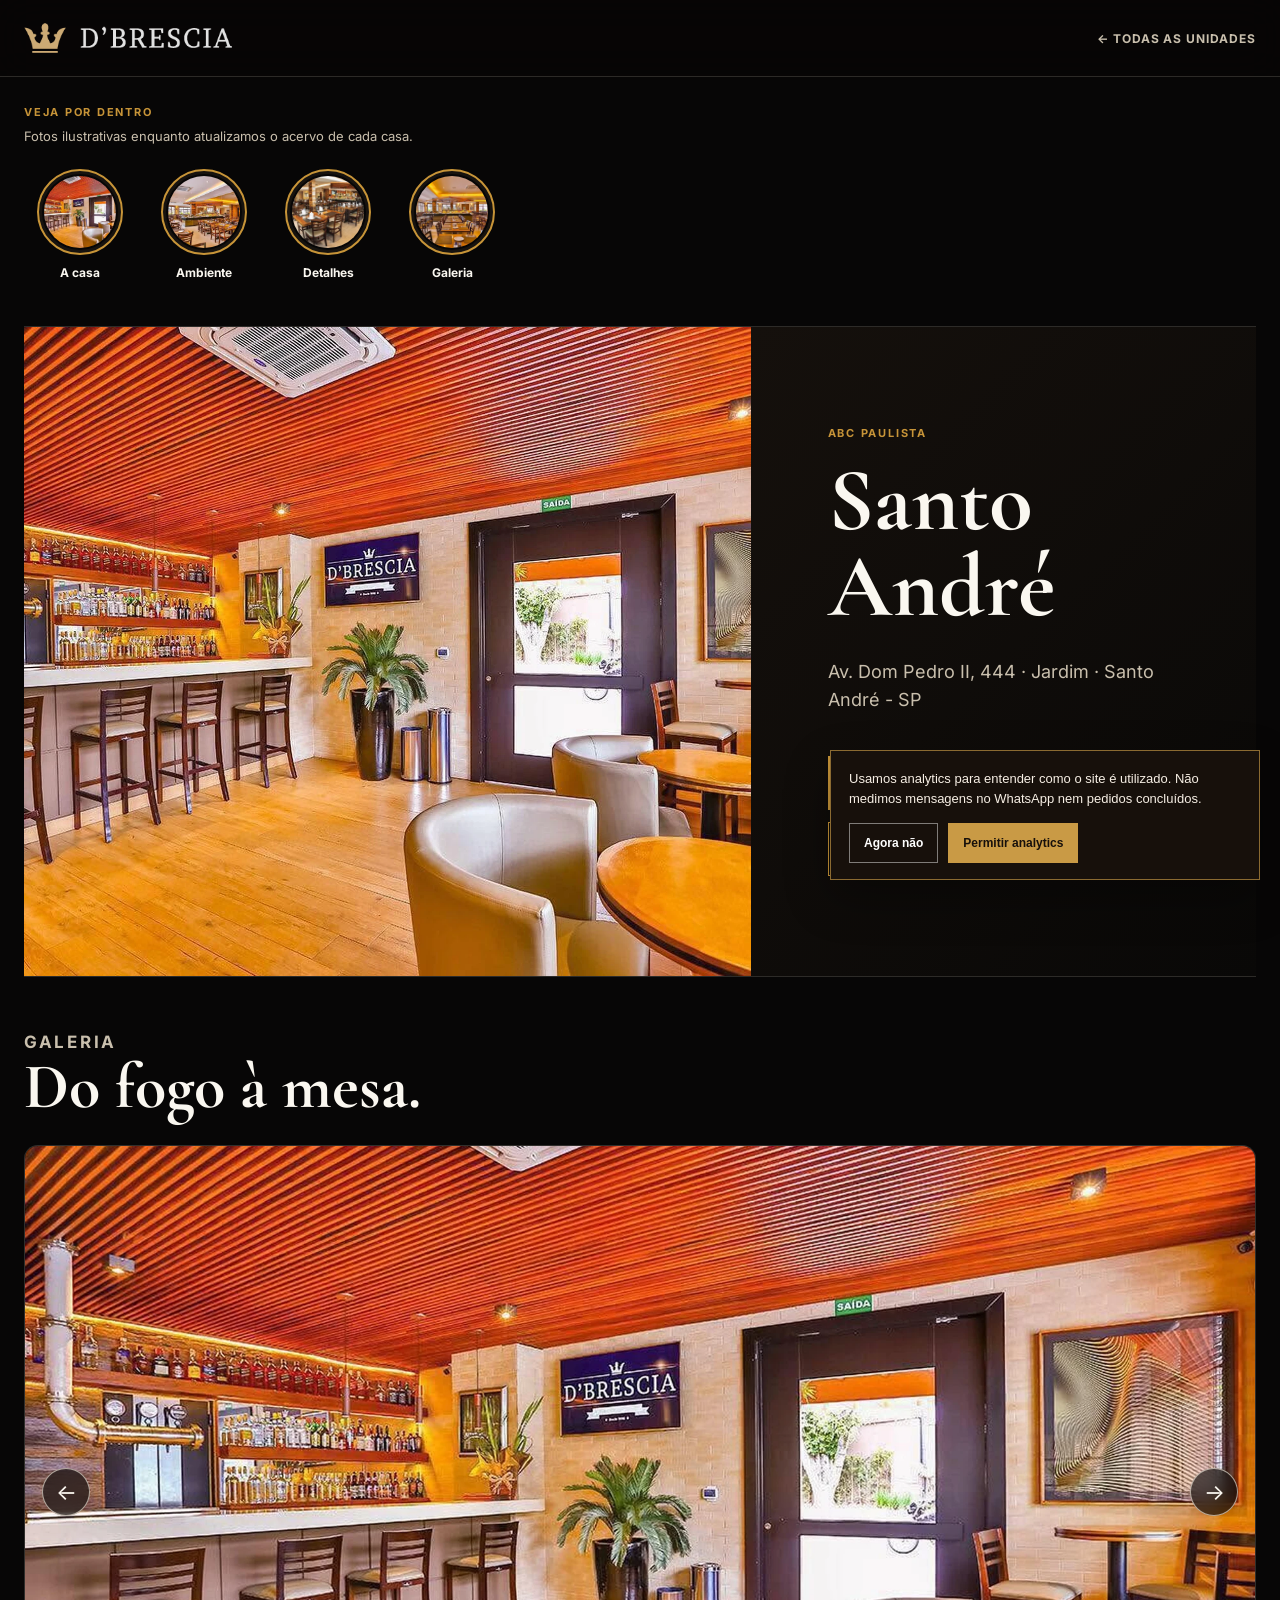
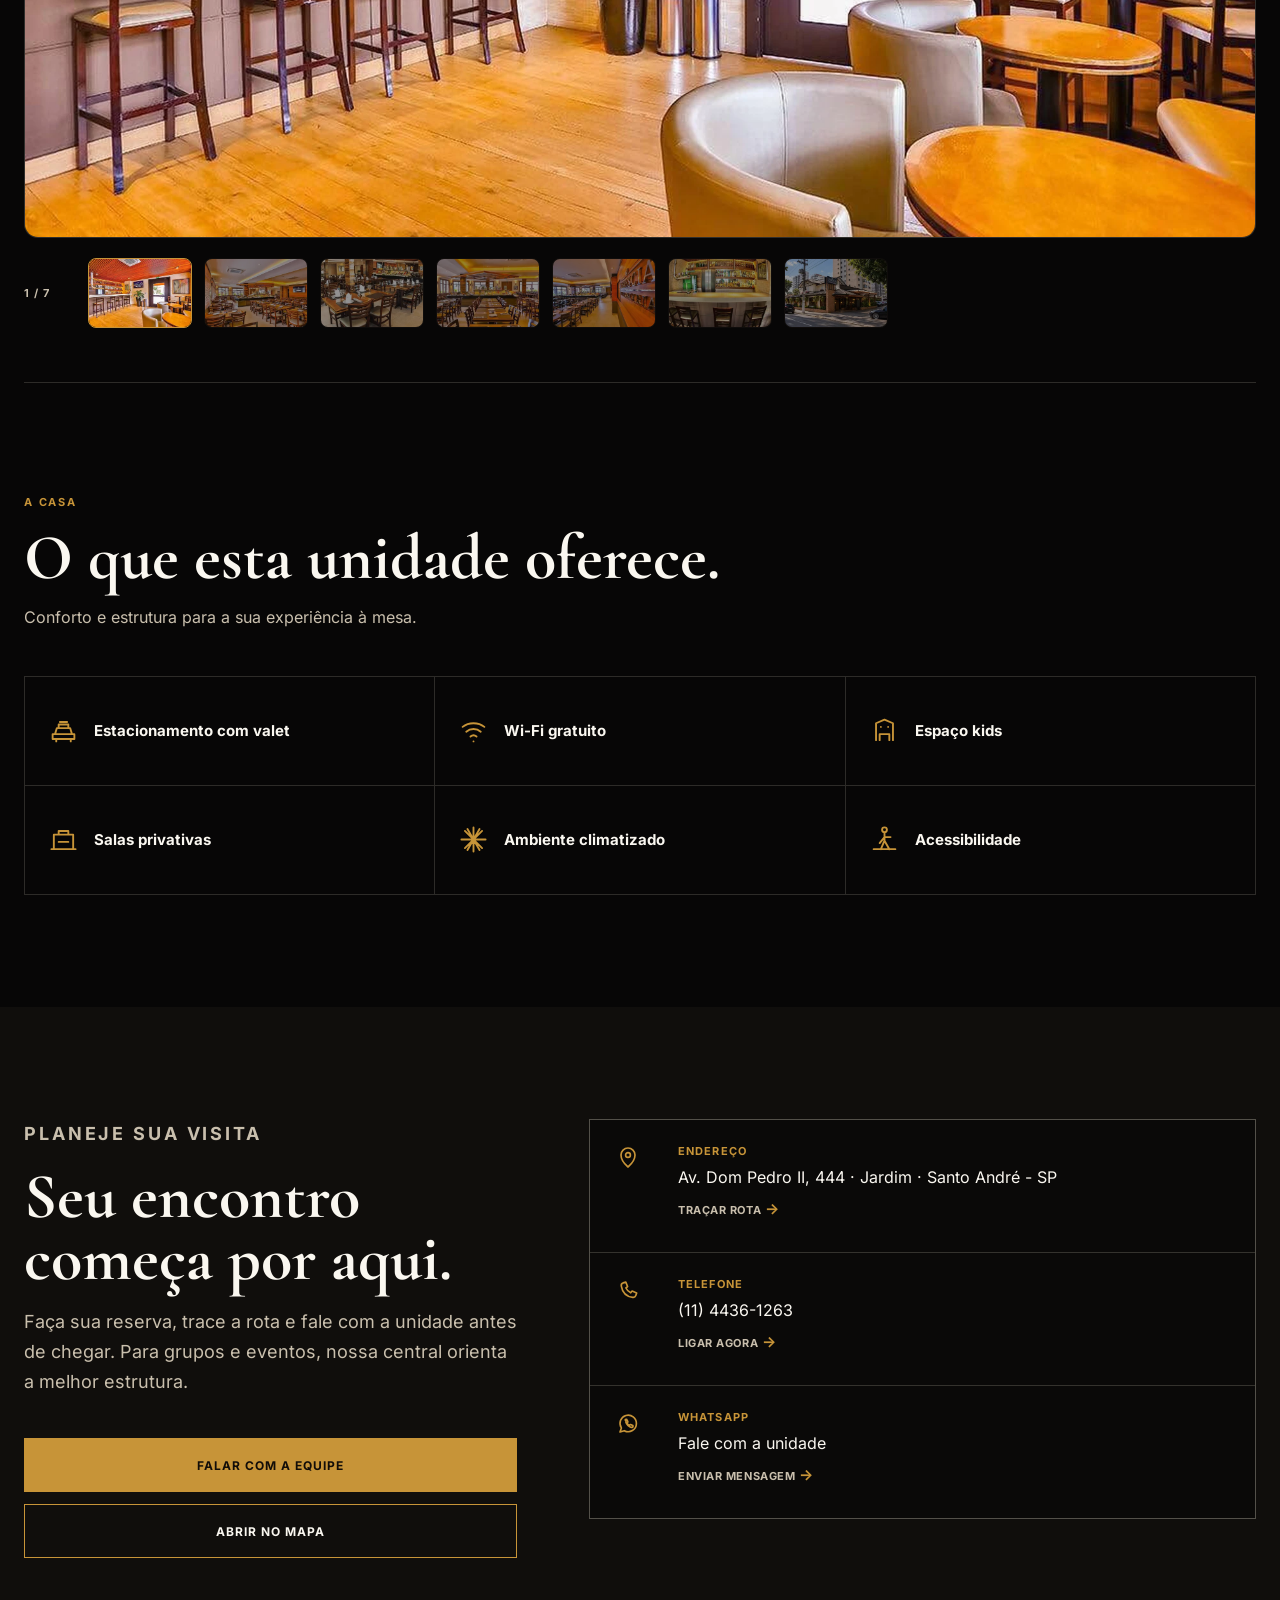
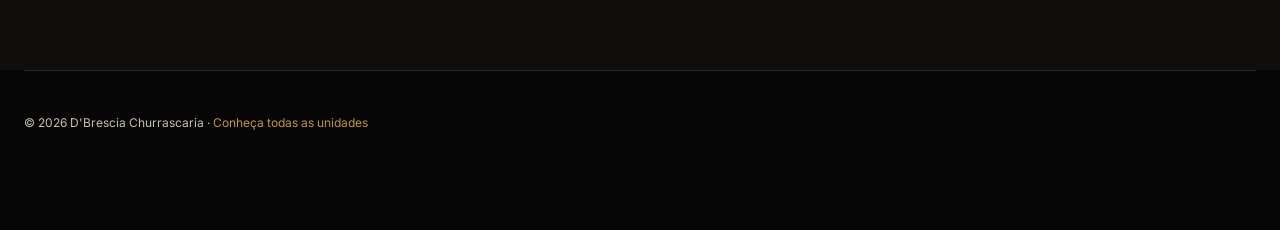
<file: unidades/santo-andre/index.html>
<!doctype html>
<html lang="pt-BR">
  <head>
    <meta charset="utf-8">
    <meta name="viewport" content="width=device-width, initial-scale=1">
    <title>D'Brescia Santo André | Rodízio, reservas e eventos</title>
    <meta name="description" content="Conheça a D'Brescia Santo André: rodízio, buffet completo, contato, localização, fotos e vídeos da unidade.">
    <meta name="robots" content="index,follow,max-image-preview:large">
    <meta name="theme-color" content="#070606">
    <link rel="canonical" href="https://dbrescia.com.br/unidades/santo-andre/">
    <meta property="og:type" content="website">
    <meta property="og:title" content="D'Brescia Santo André">
    <meta property="og:description" content="Informações, contato, galeria e reservas da unidade D'Brescia Santo André.">
    <link rel="stylesheet" href="../../assets/fonts/google-fonts.css">
    <link rel="stylesheet" href="../../unit-page.css">
  </head>
  <body data-unit="santo-andre">
    <header class="unit-top">
      <div class="unit-shell unit-top__inner">
        <a class="unit-brand" href="../../" aria-label="Voltar à página inicial da D'Brescia"><img src="../../assets/figma/fe874.png" alt="D'Brescia"></a>
        <a class="unit-back" href="../../">← Todas as unidades</a>
      </div>
    </header>
    <main>
      <section class="unit-shell unit-section unit-section--stories" data-reveal>
        <div class="story-topline"><div><p class="kicker">Veja por dentro</p><h2 class="sr-only">Histórias da unidade</h2></div><p>Fotos ilustrativas enquanto atualizamos o acervo de cada casa.</p></div>
        <div class="story-rail" data-story-rail aria-label="Histórias da unidade"></div>
      </section>
      <section class="unit-shell unit-hero">
        <div class="unit-hero__image"><img data-unit-image src="" alt="" fetchpriority="high"></div>
        <div class="unit-hero__content">
          <p class="kicker" data-unit-tag></p>
          <h1 data-unit-name></h1>
          <p class="unit-address" data-unit-address></p>
          <div class="unit-actions">
            <a class="action action--gold" data-unit-whatsapp target="_blank" rel="noreferrer">Reservar por WhatsApp</a>
            <a class="action action--outline" data-unit-map target="_blank" rel="noreferrer">Traçar rota</a>
          </div>
        </div>
      </section>
      <section class="unit-shell unit-section" data-reveal>
        <div class="unit-section__head gallery-section__head"><div><p class="kicker">Galeria</p><h2>Do fogo à mesa.</h2></div></div>
        <div class="gallery-grid" data-gallery></div>
      </section>
      <section class="unit-shell unit-section unit-amenities" data-reveal aria-labelledby="amenities-title">
        <div class="unit-amenities__head"><div><p class="kicker">A casa</p><h2 id="amenities-title">O que esta unidade oferece.</h2></div><p>Conforto e estrutura para a sua experiência à mesa.</p></div>
        <ul class="amenity-grid" aria-label="Comodidades da unidade">
          <li><svg viewBox="0 0 24 24" aria-hidden="true"><path d="M3 15h18v4H3zM5 15l1.5-5h11L19 15M8 10V7h8v3M6 19v2m12-2v2M9 5h6"/></svg><span>Estacionamento com valet</span></li>
          <li><svg viewBox="0 0 24 24" aria-hidden="true"><path d="M3 9c5-4 13-4 18 0M6 13c3.5-3 8.5-3 12 0M9.5 17c1.5-1.3 3.5-1.3 5 0M12 21h.01"/></svg><span>Wi-Fi gratuito</span></li>
          <li><svg viewBox="0 0 24 24" aria-hidden="true"><path d="M5 20V6l7-3 7 3v14M8 20v-5h8v5M9 9h.01M15 9h.01"/></svg><span>Espaço kids</span></li>
          <li><svg viewBox="0 0 24 24" aria-hidden="true"><path d="M4 20V8h16v12M2 20h20M8 8V5h8v3M8 14h8"/></svg><span>Salas privativas</span></li>
          <li><svg viewBox="0 0 24 24" aria-hidden="true"><path d="M12 2v20M4.9 4.9l14.2 14.2M2 12h20M4.9 19.1 19.1 4.9M7 3.3l10 17.4M17 3.3 7 20.7"/></svg><span>Ambiente climatizado</span></li>
          <li><svg viewBox="0 0 24 24" aria-hidden="true"><circle cx="12" cy="4" r="2"/><path d="M12 7v6m0-3h5m-5 0-4 5m4-2 4 7m-4-7-3 7M3 20h18"/></svg><span>Acessibilidade</span></li>
        </ul>
      </section>
      <section class="unit-shell unit-section unit-info" data-reveal>
        <div class="unit-info__copy"><p class="kicker">Planeje sua visita</p><h2>Seu encontro começa por aqui.</h2><p>Faça sua reserva, trace a rota e fale com a unidade antes de chegar. Para grupos e eventos, nossa central orienta a melhor estrutura.</p><div class="unit-actions"><a class="action action--gold" data-unit-whatsapp target="_blank" rel="noreferrer">Falar com a equipe</a><a class="action action--outline" data-unit-map target="_blank" rel="noreferrer">Abrir no mapa</a></div></div>
        <div class="unit-features unit-contact-list" aria-label="Contatos da unidade">
  <a class="unit-contact" data-unit-map target="_blank" rel="noreferrer"><svg viewBox="0 0 24 24" aria-hidden="true"><path d="M12 21s7-6.02 7-12a7 7 0 1 0-14 0c0 5.98 7 12 7 12Z"/><circle cx="12" cy="9" r="2.4"/></svg><span><strong>Endereço</strong><b data-unit-address></b><em>Traçar rota <i aria-hidden="true">→</i></em></span></a>
  <a class="unit-contact" data-unit-phone-link><svg viewBox="0 0 24 24" aria-hidden="true"><path d="M7.2 3.9 9.8 3l1.8 4.6-1.7 1.4c1 2.1 2.7 3.8 4.8 4.8l1.4-1.7 4.6 1.8-.9 2.6a2.8 2.8 0 0 1-3 1.9C10.4 17.6 6.4 13.6 5.3 7.1a2.8 2.8 0 0 1 1.9-3.2Z"/></svg><span><strong>Telefone</strong><b data-unit-phone></b><em>Ligar agora <i aria-hidden="true">→</i></em></span></a>
  <a class="unit-contact" data-unit-whatsapp target="_blank" rel="noreferrer"><svg viewBox="0 0 24 24" aria-hidden="true"><path d="M20.4 11.5a8.2 8.2 0 0 1-12.1 7.2L4 20l1.4-4.1A8.2 8.2 0 1 1 20.4 11.5Z"/><path d="M9.2 7.9c.2-.5.5-.5.8-.5h.5c.2 0 .4.1.5.4l.8 1.8c.1.3.1.5-.1.7l-.6.7c.5 1 1.3 1.8 2.3 2.3l.7-.6c.2-.2.5-.2.7-.1l1.8.8c.3.1.4.3.4.5v.5c0 .3 0 .6-.5.8-.4.2-1.2.4-2.8-.4-1-.5-2.3-1.5-3.2-3.1-.9-1.5-.7-2.3-.5-2.7Z"/></svg><span><strong>WhatsApp</strong><b>Fale com a unidade</b><em>Enviar mensagem <i aria-hidden="true">→</i></em></span></a>
</div>
      </section>
    </main>
    <footer class="unit-shell unit-footer">© 2026 D'Brescia Churrascaria · <a href="../../">Conheça todas as unidades</a></footer>
    <div class="mobile-actions"><a data-unit-map target="_blank" rel="noreferrer">Como chegar</a><a data-unit-whatsapp target="_blank" rel="noreferrer">Reservar mesa</a></div>
    <dialog class="story-dialog" id="story-dialog" aria-label="Galeria da unidade"><div class="story-dialog__body" data-story-dialog-body></div></dialog>
    <script src="../../unit-gallery-data.js" defer></script>
    <script src="../../unit-page.js" defer></script>
      <script src="../../analytics-config.js"></script>
    <script src="../../analytics.js"></script>
  </body>
</html>
</file>
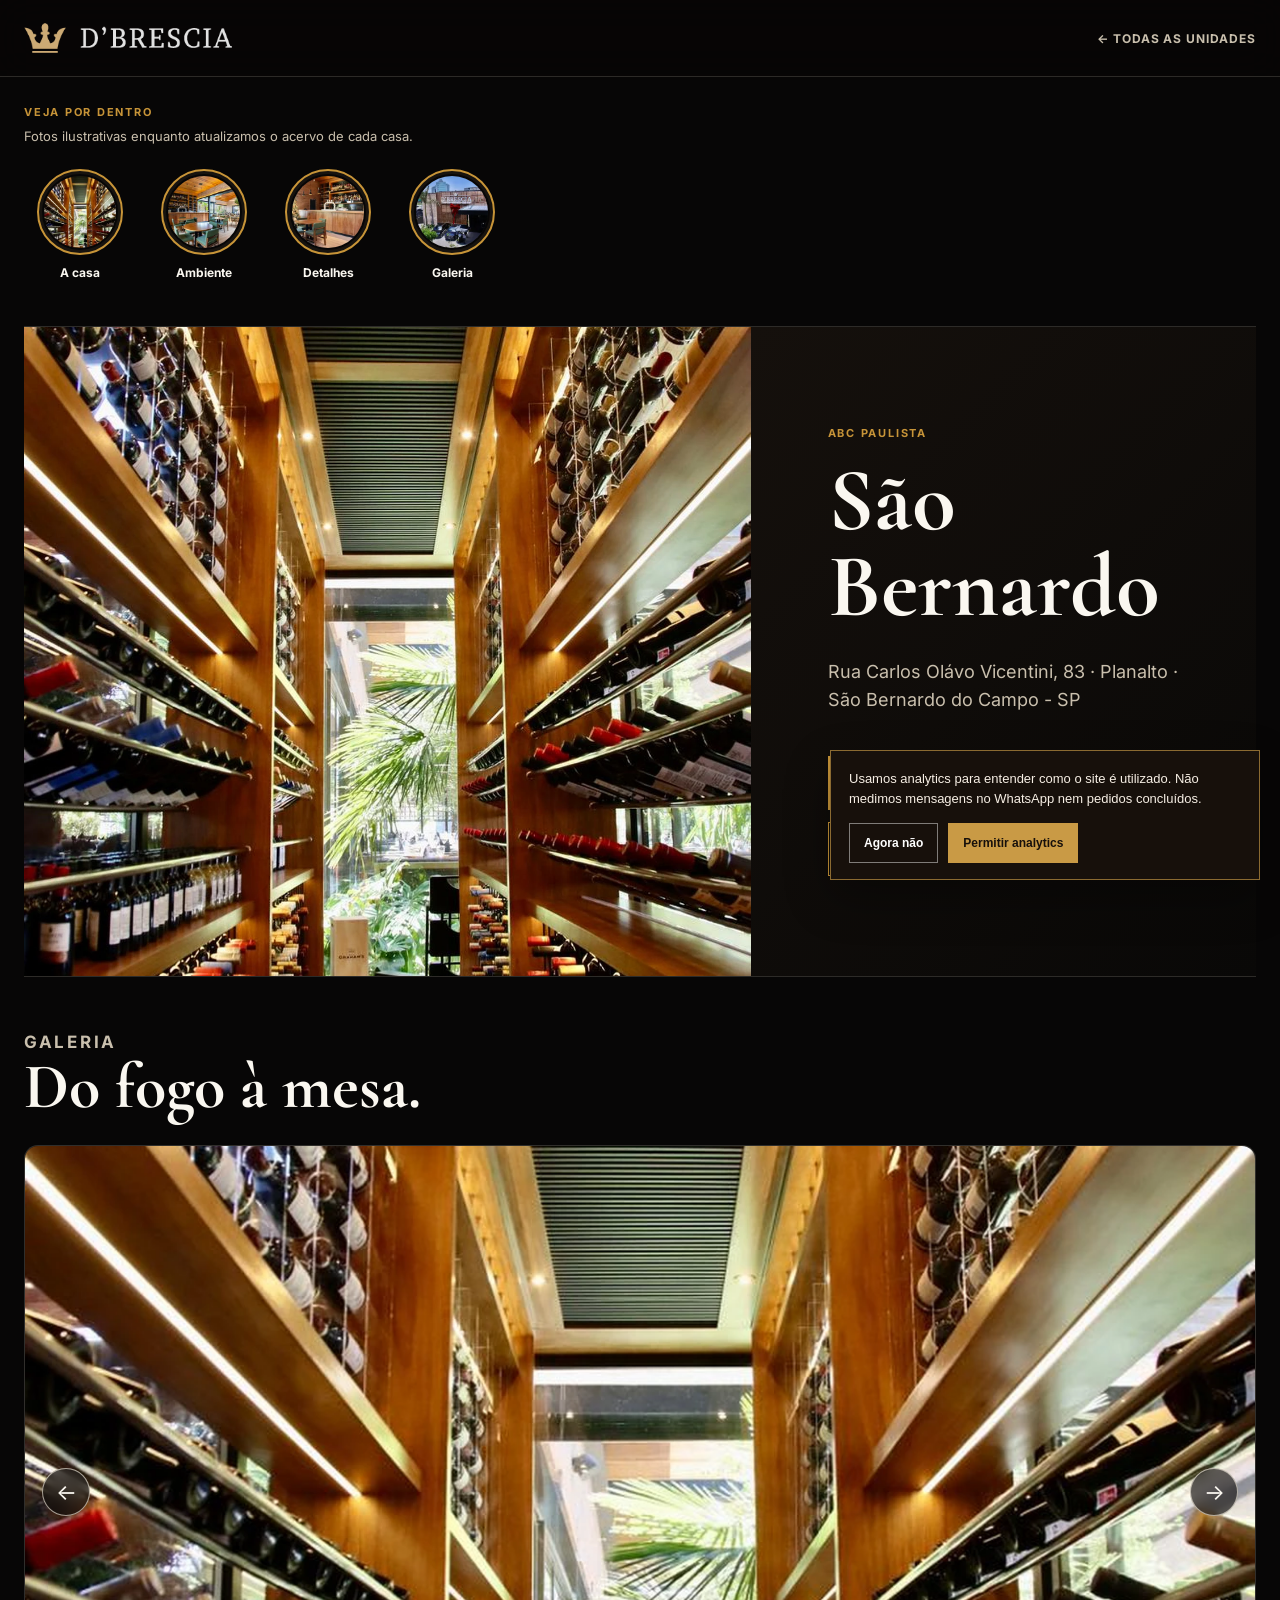
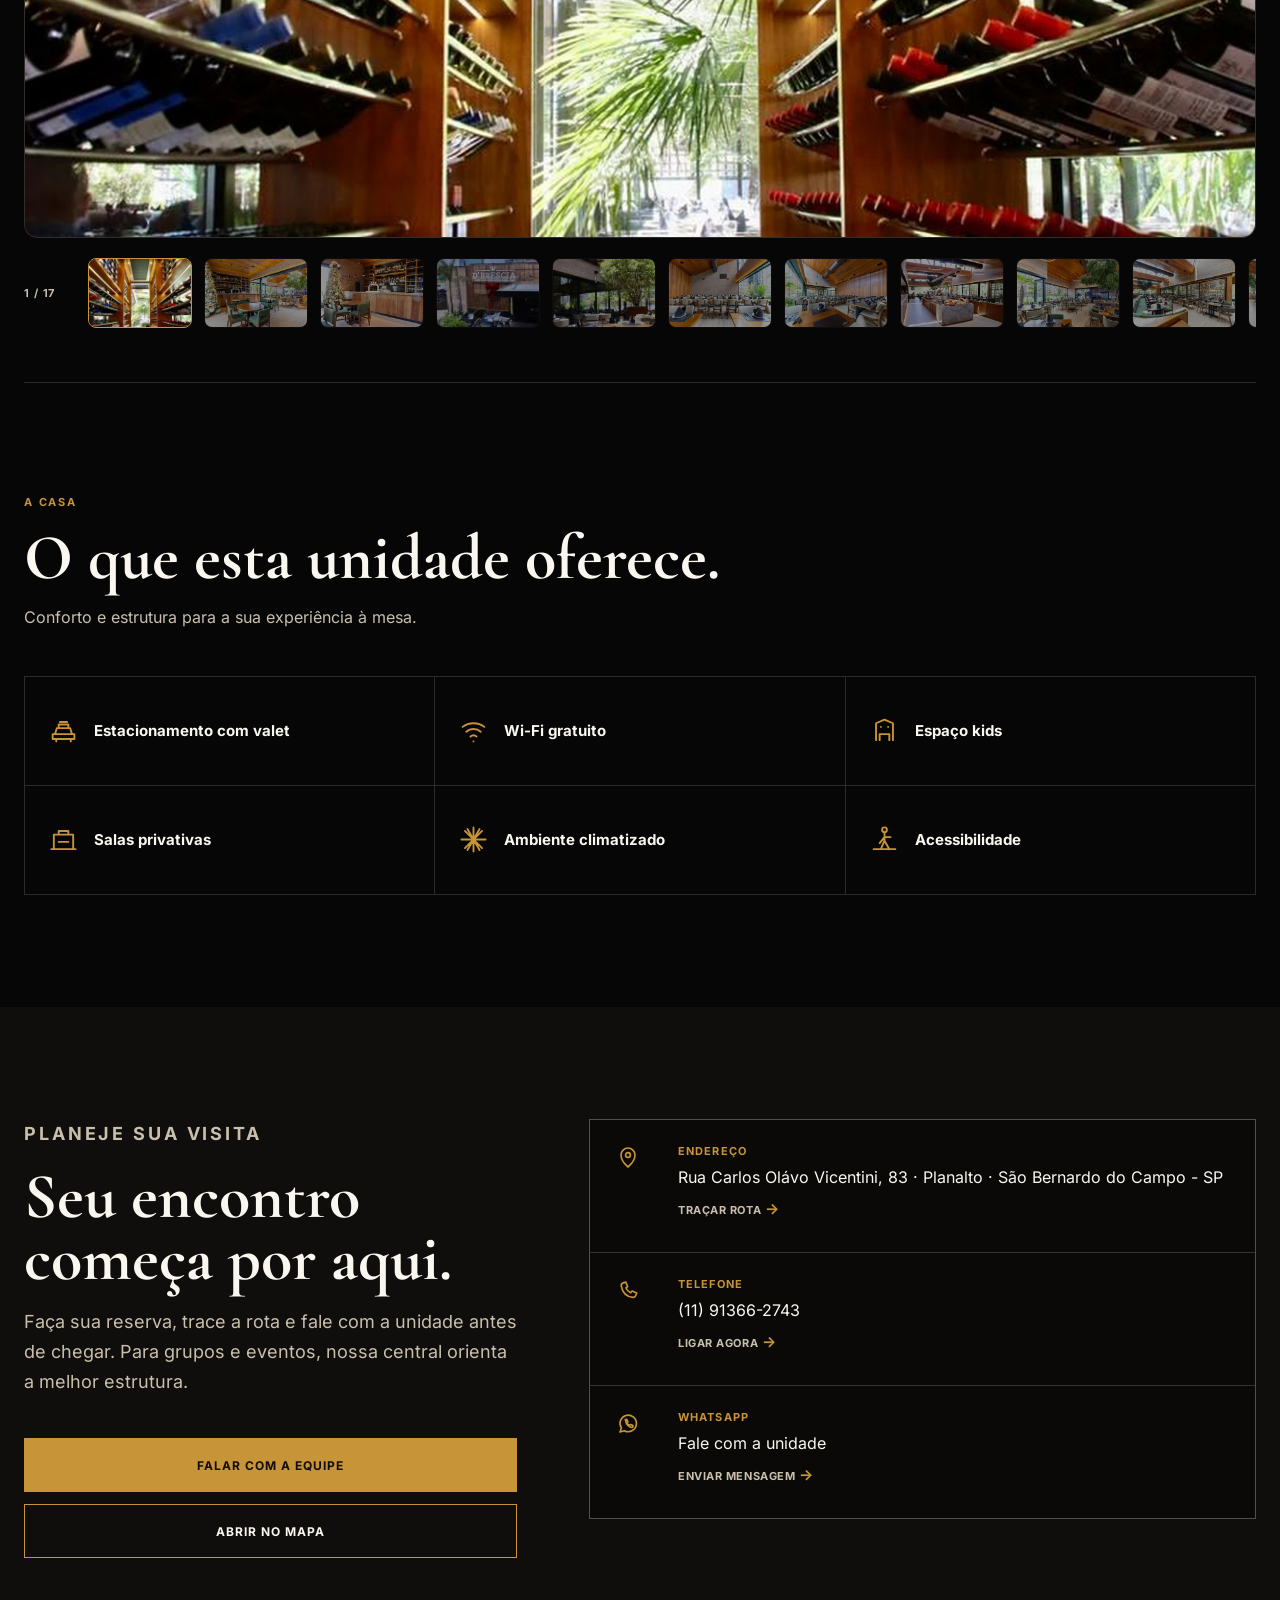
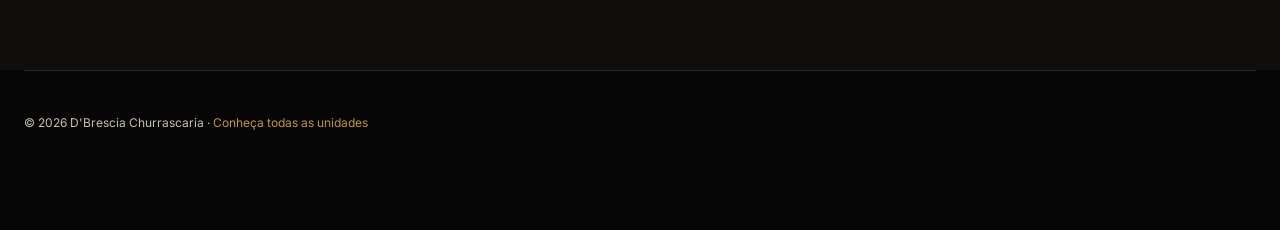
<file: unidades/sao-bernardo/index.html>
<!doctype html>
<html lang="pt-BR">
  <head>
    <meta charset="utf-8">
    <meta name="viewport" content="width=device-width, initial-scale=1">
    <title>D'Brescia São Bernardo | Rodízio, reservas e eventos</title>
    <meta name="description" content="Conheça a D'Brescia São Bernardo: rodízio, buffet completo, contato, localização, fotos e vídeos da unidade.">
    <meta name="robots" content="index,follow,max-image-preview:large">
    <meta name="theme-color" content="#070606">
    <link rel="canonical" href="https://dbrescia.com.br/unidades/sao-bernardo/">
    <meta property="og:type" content="website">
    <meta property="og:title" content="D'Brescia São Bernardo">
    <meta property="og:description" content="Informações, contato, galeria e reservas da unidade D'Brescia São Bernardo.">
    <link rel="stylesheet" href="../../assets/fonts/google-fonts.css">
    <link rel="stylesheet" href="../../unit-page.css">
  </head>
  <body data-unit="sao-bernardo">
    <header class="unit-top">
      <div class="unit-shell unit-top__inner">
        <a class="unit-brand" href="../../" aria-label="Voltar à página inicial da D'Brescia"><img src="../../assets/figma/fe874.png" alt="D'Brescia"></a>
        <a class="unit-back" href="../../">← Todas as unidades</a>
      </div>
    </header>
    <main>
      <section class="unit-shell unit-section unit-section--stories" data-reveal>
        <div class="story-topline"><div><p class="kicker">Veja por dentro</p><h2 class="sr-only">Histórias da unidade</h2></div><p>Fotos ilustrativas enquanto atualizamos o acervo de cada casa.</p></div>
        <div class="story-rail" data-story-rail aria-label="Histórias da unidade"></div>
      </section>
      <section class="unit-shell unit-hero">
        <div class="unit-hero__image"><img data-unit-image src="" alt="" fetchpriority="high"></div>
        <div class="unit-hero__content">
          <p class="kicker" data-unit-tag></p>
          <h1 data-unit-name></h1>
          <p class="unit-address" data-unit-address></p>
          <div class="unit-actions">
            <a class="action action--gold" data-unit-whatsapp target="_blank" rel="noreferrer">Reservar por WhatsApp</a>
            <a class="action action--outline" data-unit-map target="_blank" rel="noreferrer">Traçar rota</a>
          </div>
        </div>
      </section>
      <section class="unit-shell unit-section" data-reveal>
        <div class="unit-section__head gallery-section__head"><div><p class="kicker">Galeria</p><h2>Do fogo à mesa.</h2></div></div>
        <div class="gallery-grid" data-gallery></div>
      </section>
      <section class="unit-shell unit-section unit-amenities" data-reveal aria-labelledby="amenities-title">
        <div class="unit-amenities__head"><div><p class="kicker">A casa</p><h2 id="amenities-title">O que esta unidade oferece.</h2></div><p>Conforto e estrutura para a sua experiência à mesa.</p></div>
        <ul class="amenity-grid" aria-label="Comodidades da unidade">
          <li><svg viewBox="0 0 24 24" aria-hidden="true"><path d="M3 15h18v4H3zM5 15l1.5-5h11L19 15M8 10V7h8v3M6 19v2m12-2v2M9 5h6"/></svg><span>Estacionamento com valet</span></li>
          <li><svg viewBox="0 0 24 24" aria-hidden="true"><path d="M3 9c5-4 13-4 18 0M6 13c3.5-3 8.5-3 12 0M9.5 17c1.5-1.3 3.5-1.3 5 0M12 21h.01"/></svg><span>Wi-Fi gratuito</span></li>
          <li><svg viewBox="0 0 24 24" aria-hidden="true"><path d="M5 20V6l7-3 7 3v14M8 20v-5h8v5M9 9h.01M15 9h.01"/></svg><span>Espaço kids</span></li>
          <li><svg viewBox="0 0 24 24" aria-hidden="true"><path d="M4 20V8h16v12M2 20h20M8 8V5h8v3M8 14h8"/></svg><span>Salas privativas</span></li>
          <li><svg viewBox="0 0 24 24" aria-hidden="true"><path d="M12 2v20M4.9 4.9l14.2 14.2M2 12h20M4.9 19.1 19.1 4.9M7 3.3l10 17.4M17 3.3 7 20.7"/></svg><span>Ambiente climatizado</span></li>
          <li><svg viewBox="0 0 24 24" aria-hidden="true"><circle cx="12" cy="4" r="2"/><path d="M12 7v6m0-3h5m-5 0-4 5m4-2 4 7m-4-7-3 7M3 20h18"/></svg><span>Acessibilidade</span></li>
        </ul>
      </section>
      <section class="unit-shell unit-section unit-info" data-reveal>
        <div class="unit-info__copy"><p class="kicker">Planeje sua visita</p><h2>Seu encontro começa por aqui.</h2><p>Faça sua reserva, trace a rota e fale com a unidade antes de chegar. Para grupos e eventos, nossa central orienta a melhor estrutura.</p><div class="unit-actions"><a class="action action--gold" data-unit-whatsapp target="_blank" rel="noreferrer">Falar com a equipe</a><a class="action action--outline" data-unit-map target="_blank" rel="noreferrer">Abrir no mapa</a></div></div>
        <div class="unit-features unit-contact-list" aria-label="Contatos da unidade">
  <a class="unit-contact" data-unit-map target="_blank" rel="noreferrer"><svg viewBox="0 0 24 24" aria-hidden="true"><path d="M12 21s7-6.02 7-12a7 7 0 1 0-14 0c0 5.98 7 12 7 12Z"/><circle cx="12" cy="9" r="2.4"/></svg><span><strong>Endereço</strong><b data-unit-address></b><em>Traçar rota <i aria-hidden="true">→</i></em></span></a>
  <a class="unit-contact" data-unit-phone-link><svg viewBox="0 0 24 24" aria-hidden="true"><path d="M7.2 3.9 9.8 3l1.8 4.6-1.7 1.4c1 2.1 2.7 3.8 4.8 4.8l1.4-1.7 4.6 1.8-.9 2.6a2.8 2.8 0 0 1-3 1.9C10.4 17.6 6.4 13.6 5.3 7.1a2.8 2.8 0 0 1 1.9-3.2Z"/></svg><span><strong>Telefone</strong><b data-unit-phone></b><em>Ligar agora <i aria-hidden="true">→</i></em></span></a>
  <a class="unit-contact" data-unit-whatsapp target="_blank" rel="noreferrer"><svg viewBox="0 0 24 24" aria-hidden="true"><path d="M20.4 11.5a8.2 8.2 0 0 1-12.1 7.2L4 20l1.4-4.1A8.2 8.2 0 1 1 20.4 11.5Z"/><path d="M9.2 7.9c.2-.5.5-.5.8-.5h.5c.2 0 .4.1.5.4l.8 1.8c.1.3.1.5-.1.7l-.6.7c.5 1 1.3 1.8 2.3 2.3l.7-.6c.2-.2.5-.2.7-.1l1.8.8c.3.1.4.3.4.5v.5c0 .3 0 .6-.5.8-.4.2-1.2.4-2.8-.4-1-.5-2.3-1.5-3.2-3.1-.9-1.5-.7-2.3-.5-2.7Z"/></svg><span><strong>WhatsApp</strong><b>Fale com a unidade</b><em>Enviar mensagem <i aria-hidden="true">→</i></em></span></a>
</div>
      </section>
    </main>
    <footer class="unit-shell unit-footer">© 2026 D'Brescia Churrascaria · <a href="../../">Conheça todas as unidades</a></footer>
    <div class="mobile-actions"><a data-unit-map target="_blank" rel="noreferrer">Como chegar</a><a data-unit-whatsapp target="_blank" rel="noreferrer">Reservar mesa</a></div>
    <dialog class="story-dialog" id="story-dialog" aria-label="Galeria da unidade"><div class="story-dialog__body" data-story-dialog-body></div></dialog>
    <script src="../../unit-gallery-data.js" defer></script>
    <script src="../../unit-page.js" defer></script>
      <script src="../../analytics-config.js"></script>
    <script src="../../analytics.js"></script>
  </body>
</html>
</file>
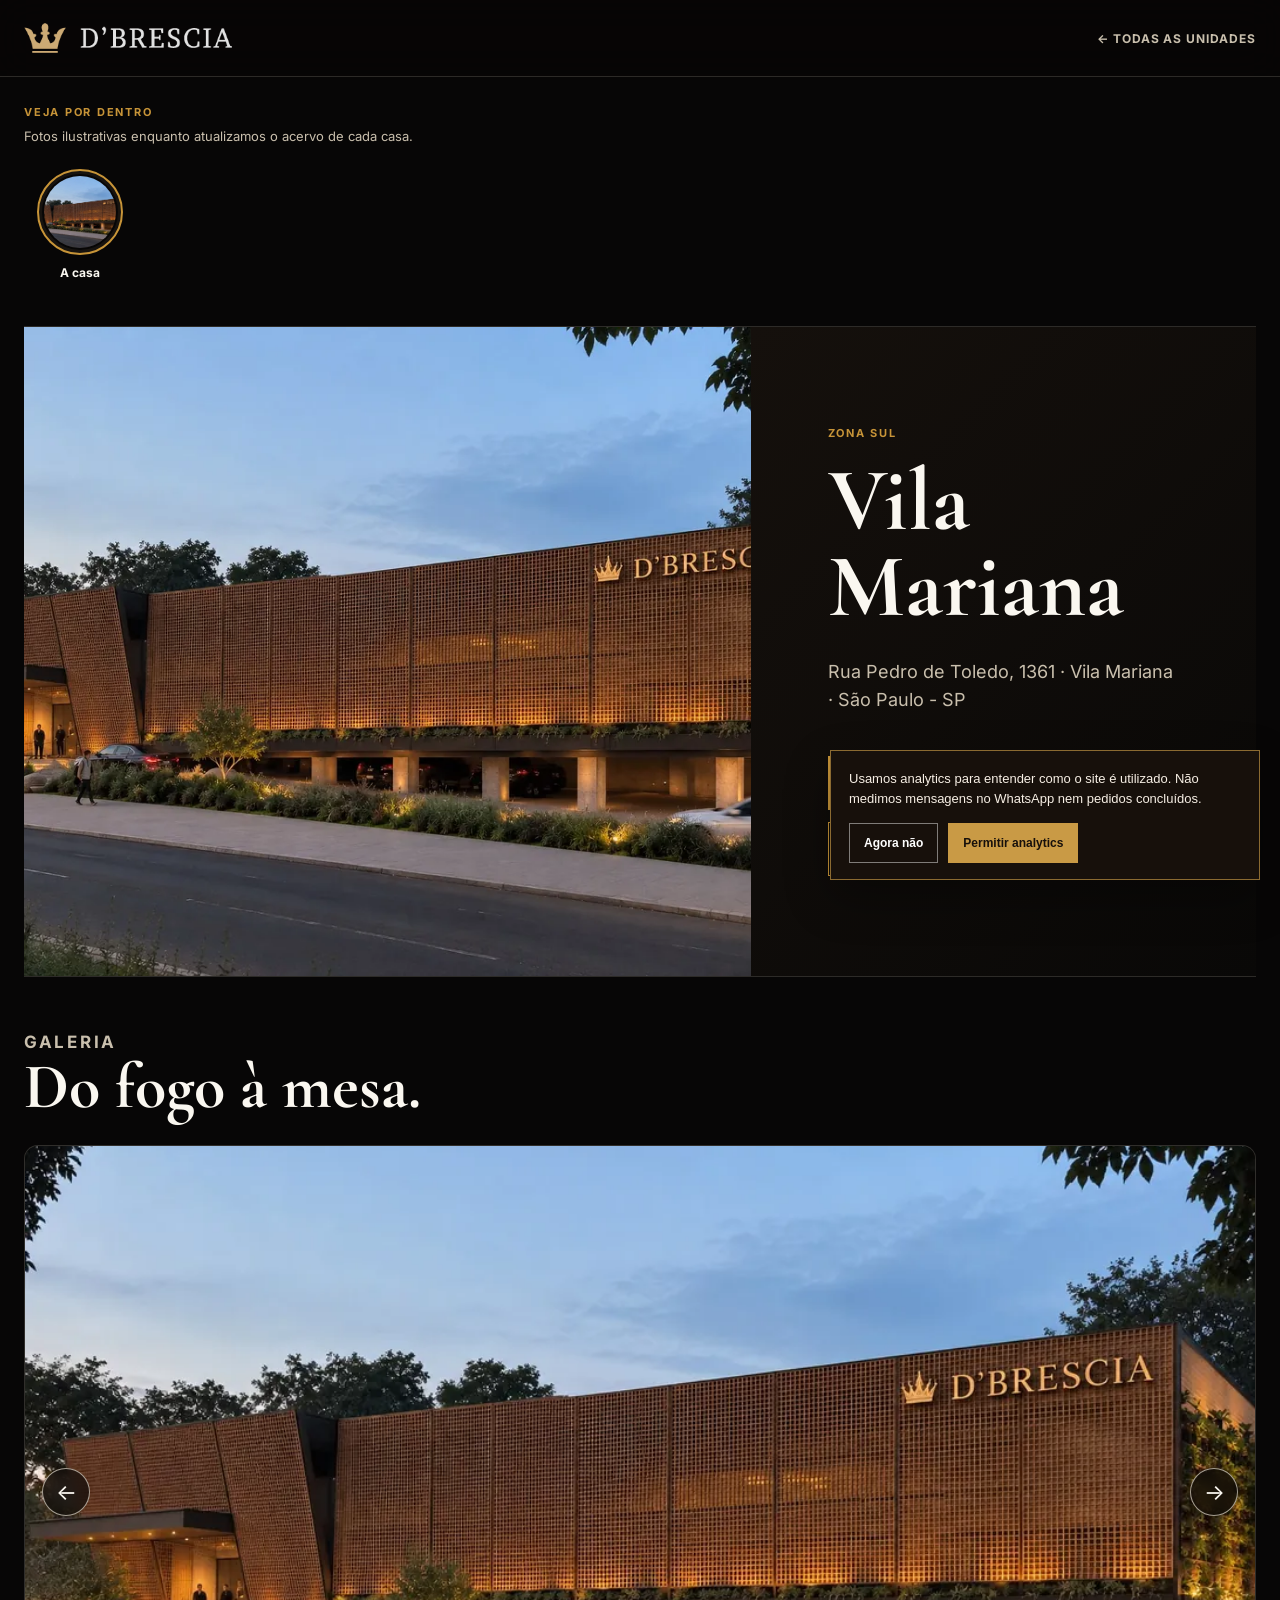
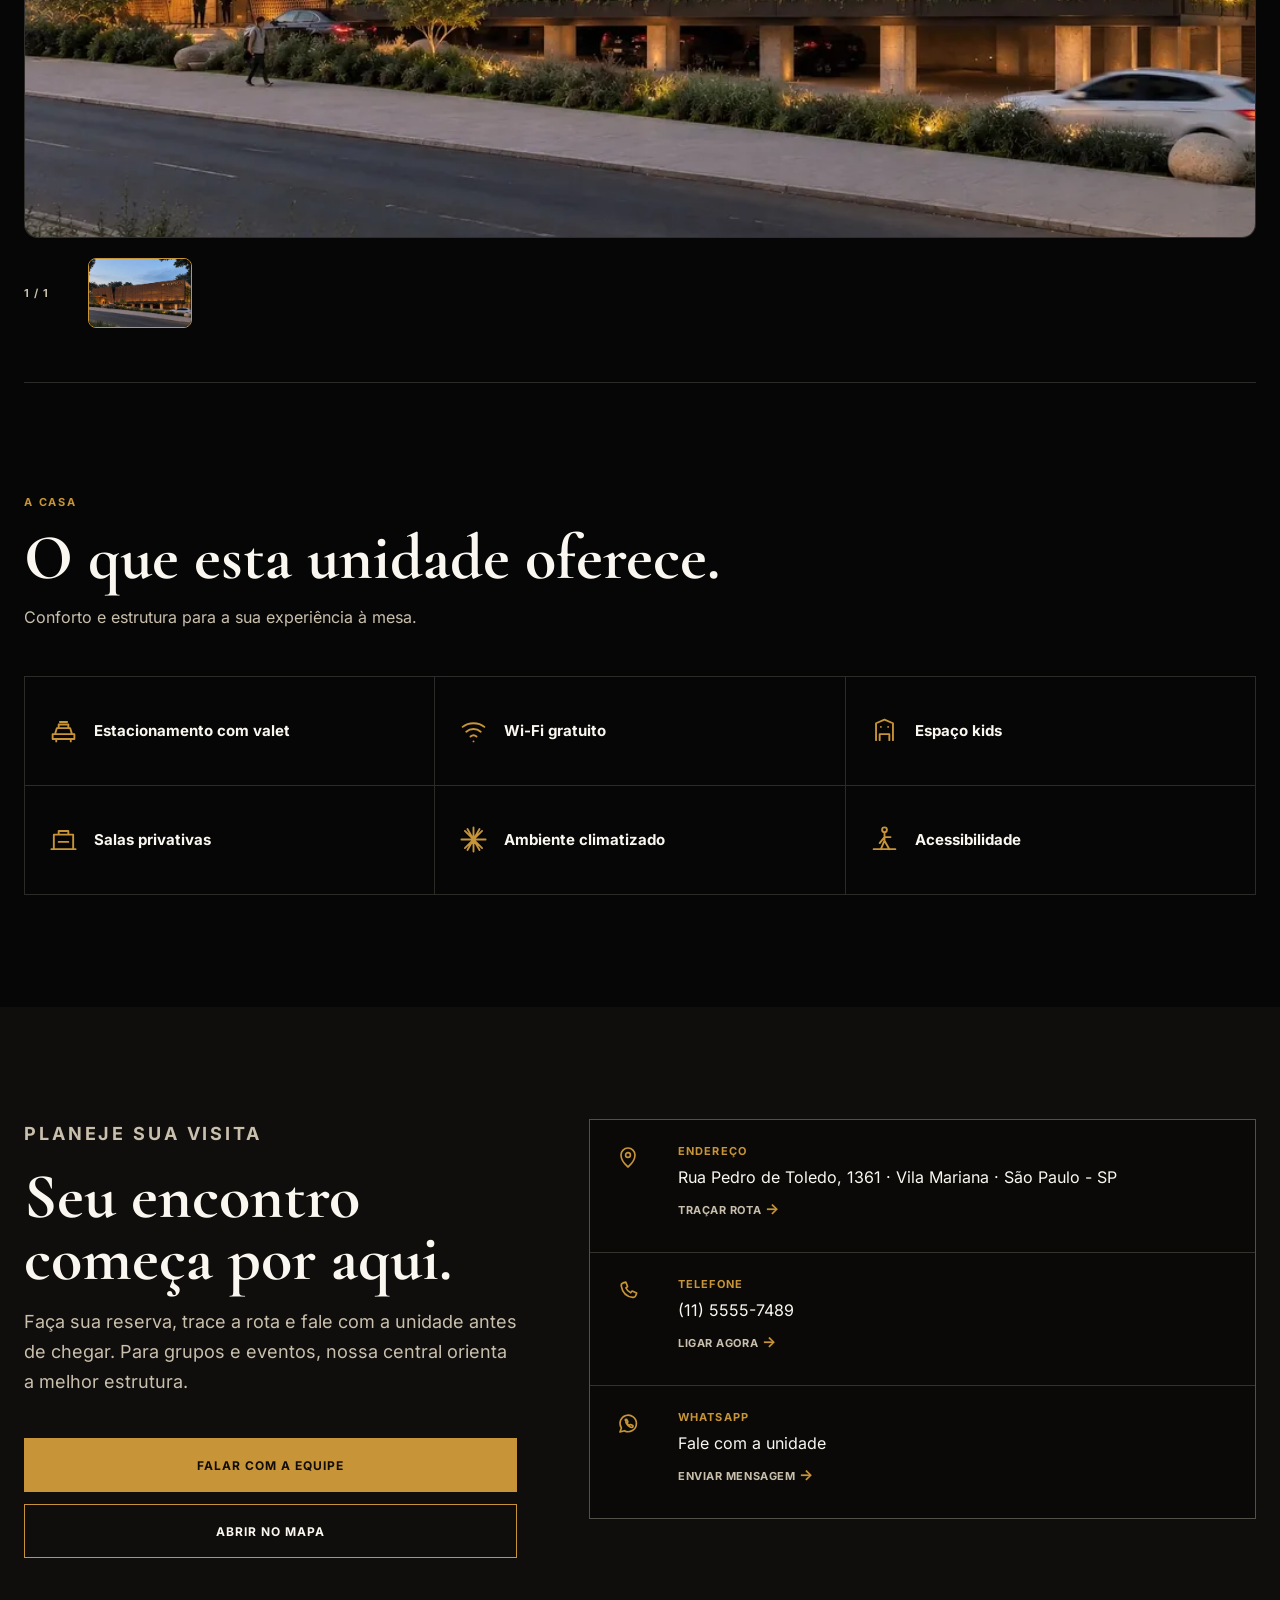
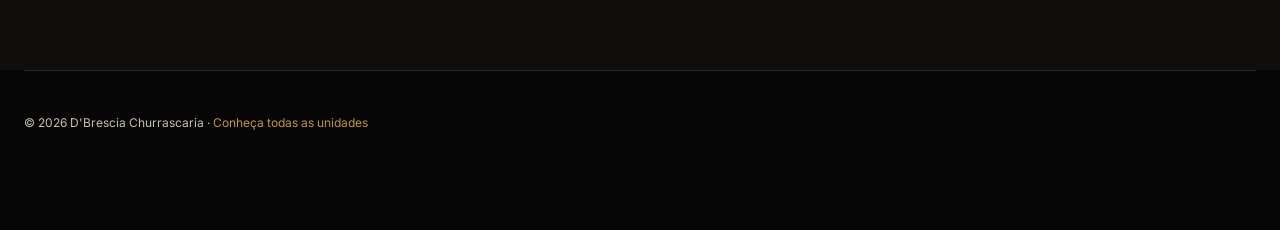
<file: unidades/vila-mariana/index.html>
<!doctype html>
<html lang="pt-BR">
  <head>
    <meta charset="utf-8">
    <meta name="viewport" content="width=device-width, initial-scale=1">
    <title>D'Brescia Vila Mariana | Rodízio, reservas e eventos</title>
    <meta name="description" content="Conheça a D'Brescia Vila Mariana: rodízio, buffet completo, contato, localização, fotos e vídeos da unidade.">
    <meta name="robots" content="index,follow,max-image-preview:large">
    <meta name="theme-color" content="#070606">
    <link rel="canonical" href="https://dbrescia.com.br/unidades/vila-mariana/">
    <meta property="og:type" content="website">
    <meta property="og:title" content="D'Brescia Vila Mariana">
    <meta property="og:description" content="Informações, contato, galeria e reservas da unidade D'Brescia Vila Mariana.">
    <link rel="stylesheet" href="../../assets/fonts/google-fonts.css">
    <link rel="stylesheet" href="../../unit-page.css">
  </head>
  <body data-unit="vila-mariana">
    <header class="unit-top">
      <div class="unit-shell unit-top__inner">
        <a class="unit-brand" href="../../" aria-label="Voltar à página inicial da D'Brescia"><img src="../../assets/figma/fe874.png" alt="D'Brescia"></a>
        <a class="unit-back" href="../../">← Todas as unidades</a>
      </div>
    </header>
    <main>
      <section class="unit-shell unit-section unit-section--stories" data-reveal>
        <div class="story-topline"><div><p class="kicker">Veja por dentro</p><h2 class="sr-only">Histórias da unidade</h2></div><p>Fotos ilustrativas enquanto atualizamos o acervo de cada casa.</p></div>
        <div class="story-rail" data-story-rail aria-label="Histórias da unidade"></div>
      </section>
      <section class="unit-shell unit-hero">
        <div class="unit-hero__image"><img data-unit-image src="" alt="" fetchpriority="high"></div>
        <div class="unit-hero__content">
          <p class="kicker" data-unit-tag></p>
          <h1 data-unit-name></h1>
          <p class="unit-address" data-unit-address></p>
          <div class="unit-actions">
            <a class="action action--gold" data-unit-whatsapp target="_blank" rel="noreferrer">Reservar por WhatsApp</a>
            <a class="action action--outline" data-unit-map target="_blank" rel="noreferrer">Traçar rota</a>
          </div>
        </div>
      </section>
      <section class="unit-shell unit-section" data-reveal>
        <div class="unit-section__head gallery-section__head"><div><p class="kicker">Galeria</p><h2>Do fogo à mesa.</h2></div></div>
        <div class="gallery-grid" data-gallery></div>
      </section>
      <section class="unit-shell unit-section unit-amenities" data-reveal aria-labelledby="amenities-title">
        <div class="unit-amenities__head"><div><p class="kicker">A casa</p><h2 id="amenities-title">O que esta unidade oferece.</h2></div><p>Conforto e estrutura para a sua experiência à mesa.</p></div>
        <ul class="amenity-grid" aria-label="Comodidades da unidade">
          <li><svg viewBox="0 0 24 24" aria-hidden="true"><path d="M3 15h18v4H3zM5 15l1.5-5h11L19 15M8 10V7h8v3M6 19v2m12-2v2M9 5h6"/></svg><span>Estacionamento com valet</span></li>
          <li><svg viewBox="0 0 24 24" aria-hidden="true"><path d="M3 9c5-4 13-4 18 0M6 13c3.5-3 8.5-3 12 0M9.5 17c1.5-1.3 3.5-1.3 5 0M12 21h.01"/></svg><span>Wi-Fi gratuito</span></li>
          <li><svg viewBox="0 0 24 24" aria-hidden="true"><path d="M5 20V6l7-3 7 3v14M8 20v-5h8v5M9 9h.01M15 9h.01"/></svg><span>Espaço kids</span></li>
          <li><svg viewBox="0 0 24 24" aria-hidden="true"><path d="M4 20V8h16v12M2 20h20M8 8V5h8v3M8 14h8"/></svg><span>Salas privativas</span></li>
          <li><svg viewBox="0 0 24 24" aria-hidden="true"><path d="M12 2v20M4.9 4.9l14.2 14.2M2 12h20M4.9 19.1 19.1 4.9M7 3.3l10 17.4M17 3.3 7 20.7"/></svg><span>Ambiente climatizado</span></li>
          <li><svg viewBox="0 0 24 24" aria-hidden="true"><circle cx="12" cy="4" r="2"/><path d="M12 7v6m0-3h5m-5 0-4 5m4-2 4 7m-4-7-3 7M3 20h18"/></svg><span>Acessibilidade</span></li>
        </ul>
      </section>
      <section class="unit-shell unit-section unit-info" data-reveal>
        <div class="unit-info__copy"><p class="kicker">Planeje sua visita</p><h2>Seu encontro começa por aqui.</h2><p>Faça sua reserva, trace a rota e fale com a unidade antes de chegar. Para grupos e eventos, nossa central orienta a melhor estrutura.</p><div class="unit-actions"><a class="action action--gold" data-unit-whatsapp target="_blank" rel="noreferrer">Falar com a equipe</a><a class="action action--outline" data-unit-map target="_blank" rel="noreferrer">Abrir no mapa</a></div></div>
        <div class="unit-features unit-contact-list" aria-label="Contatos da unidade">
  <a class="unit-contact" data-unit-map target="_blank" rel="noreferrer"><svg viewBox="0 0 24 24" aria-hidden="true"><path d="M12 21s7-6.02 7-12a7 7 0 1 0-14 0c0 5.98 7 12 7 12Z"/><circle cx="12" cy="9" r="2.4"/></svg><span><strong>Endereço</strong><b data-unit-address></b><em>Traçar rota <i aria-hidden="true">→</i></em></span></a>
  <a class="unit-contact" data-unit-phone-link><svg viewBox="0 0 24 24" aria-hidden="true"><path d="M7.2 3.9 9.8 3l1.8 4.6-1.7 1.4c1 2.1 2.7 3.8 4.8 4.8l1.4-1.7 4.6 1.8-.9 2.6a2.8 2.8 0 0 1-3 1.9C10.4 17.6 6.4 13.6 5.3 7.1a2.8 2.8 0 0 1 1.9-3.2Z"/></svg><span><strong>Telefone</strong><b data-unit-phone></b><em>Ligar agora <i aria-hidden="true">→</i></em></span></a>
  <a class="unit-contact" data-unit-whatsapp target="_blank" rel="noreferrer"><svg viewBox="0 0 24 24" aria-hidden="true"><path d="M20.4 11.5a8.2 8.2 0 0 1-12.1 7.2L4 20l1.4-4.1A8.2 8.2 0 1 1 20.4 11.5Z"/><path d="M9.2 7.9c.2-.5.5-.5.8-.5h.5c.2 0 .4.1.5.4l.8 1.8c.1.3.1.5-.1.7l-.6.7c.5 1 1.3 1.8 2.3 2.3l.7-.6c.2-.2.5-.2.7-.1l1.8.8c.3.1.4.3.4.5v.5c0 .3 0 .6-.5.8-.4.2-1.2.4-2.8-.4-1-.5-2.3-1.5-3.2-3.1-.9-1.5-.7-2.3-.5-2.7Z"/></svg><span><strong>WhatsApp</strong><b>Fale com a unidade</b><em>Enviar mensagem <i aria-hidden="true">→</i></em></span></a>
</div>
      </section>
    </main>
    <footer class="unit-shell unit-footer">© 2026 D'Brescia Churrascaria · <a href="../../">Conheça todas as unidades</a></footer>
    <div class="mobile-actions"><a data-unit-map target="_blank" rel="noreferrer">Como chegar</a><a data-unit-whatsapp target="_blank" rel="noreferrer">Reservar mesa</a></div>
    <dialog class="story-dialog" id="story-dialog" aria-label="Galeria da unidade"><div class="story-dialog__body" data-story-dialog-body></div></dialog>
    <script src="../../unit-gallery-data.js" defer></script>
    <script src="../../unit-page.js" defer></script>
      <script src="../../analytics-config.js"></script>
    <script src="../../analytics.js"></script>
  </body>
</html>
</file>
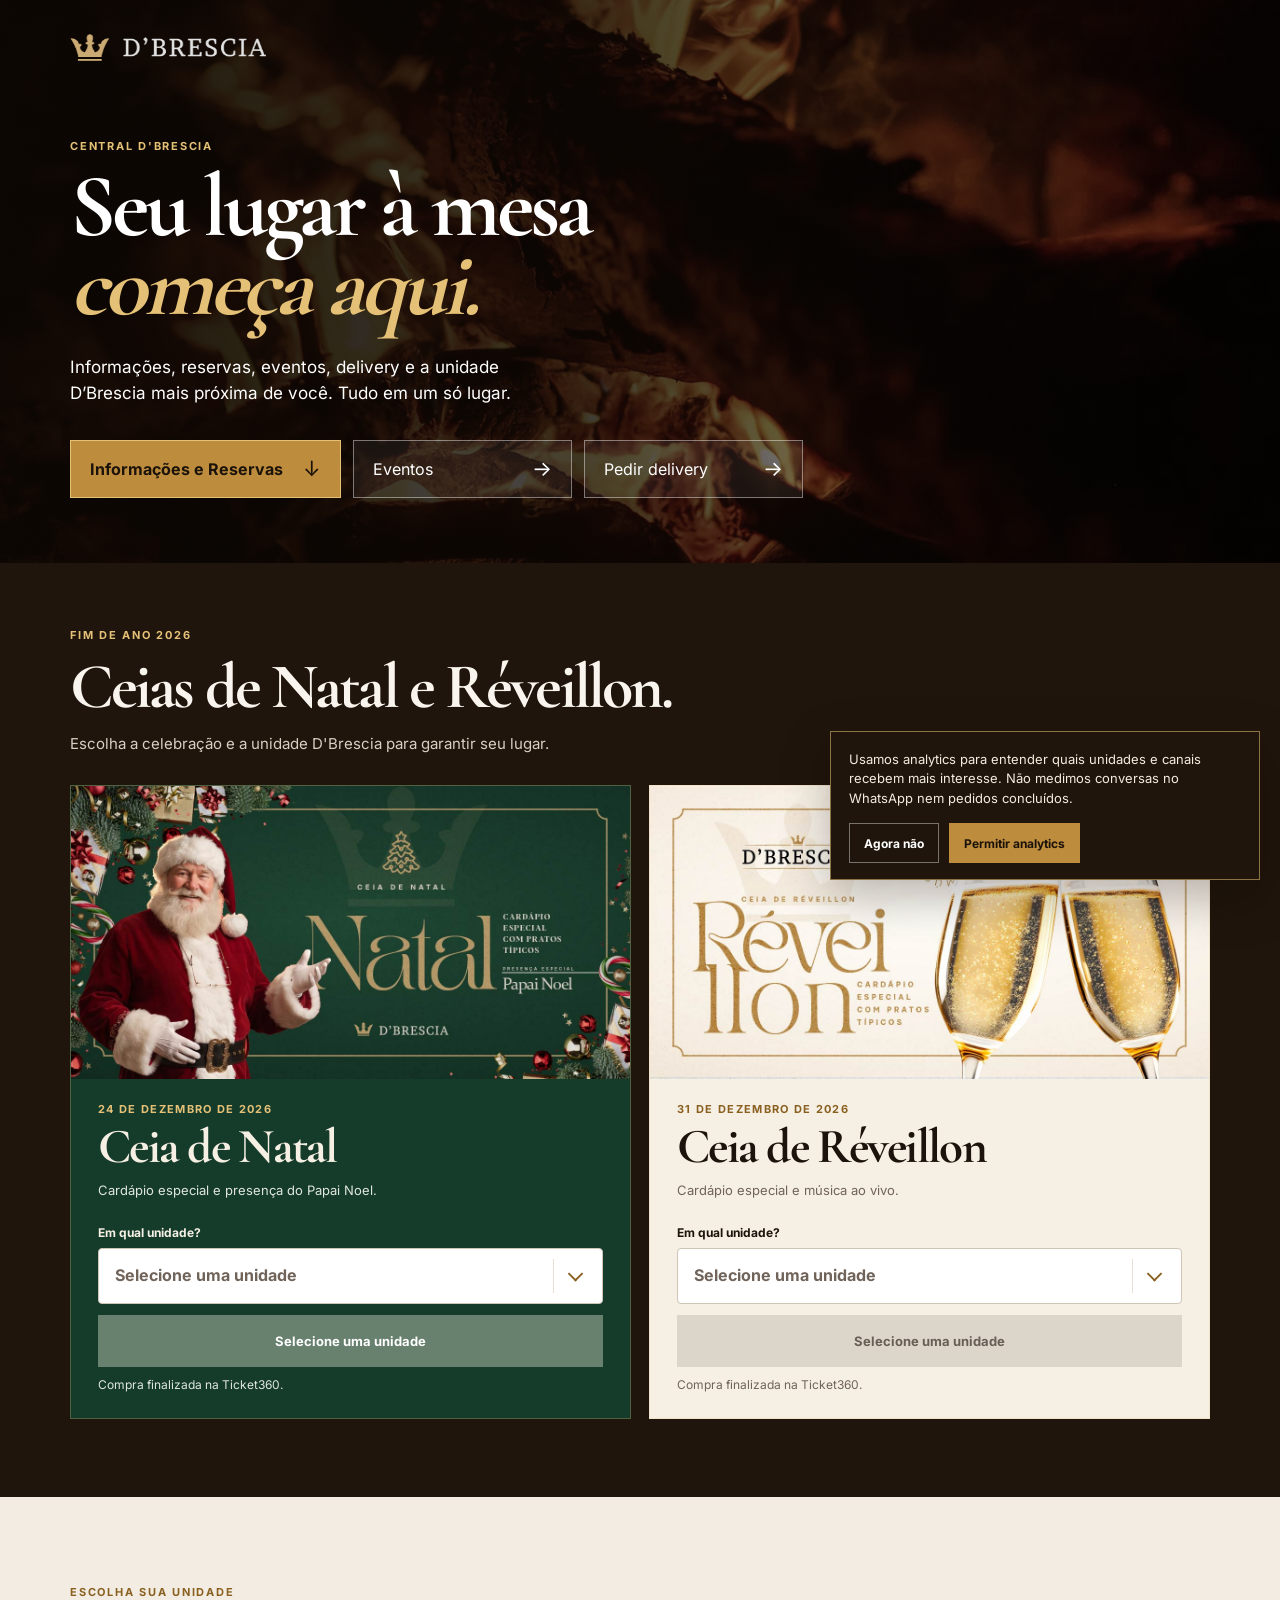
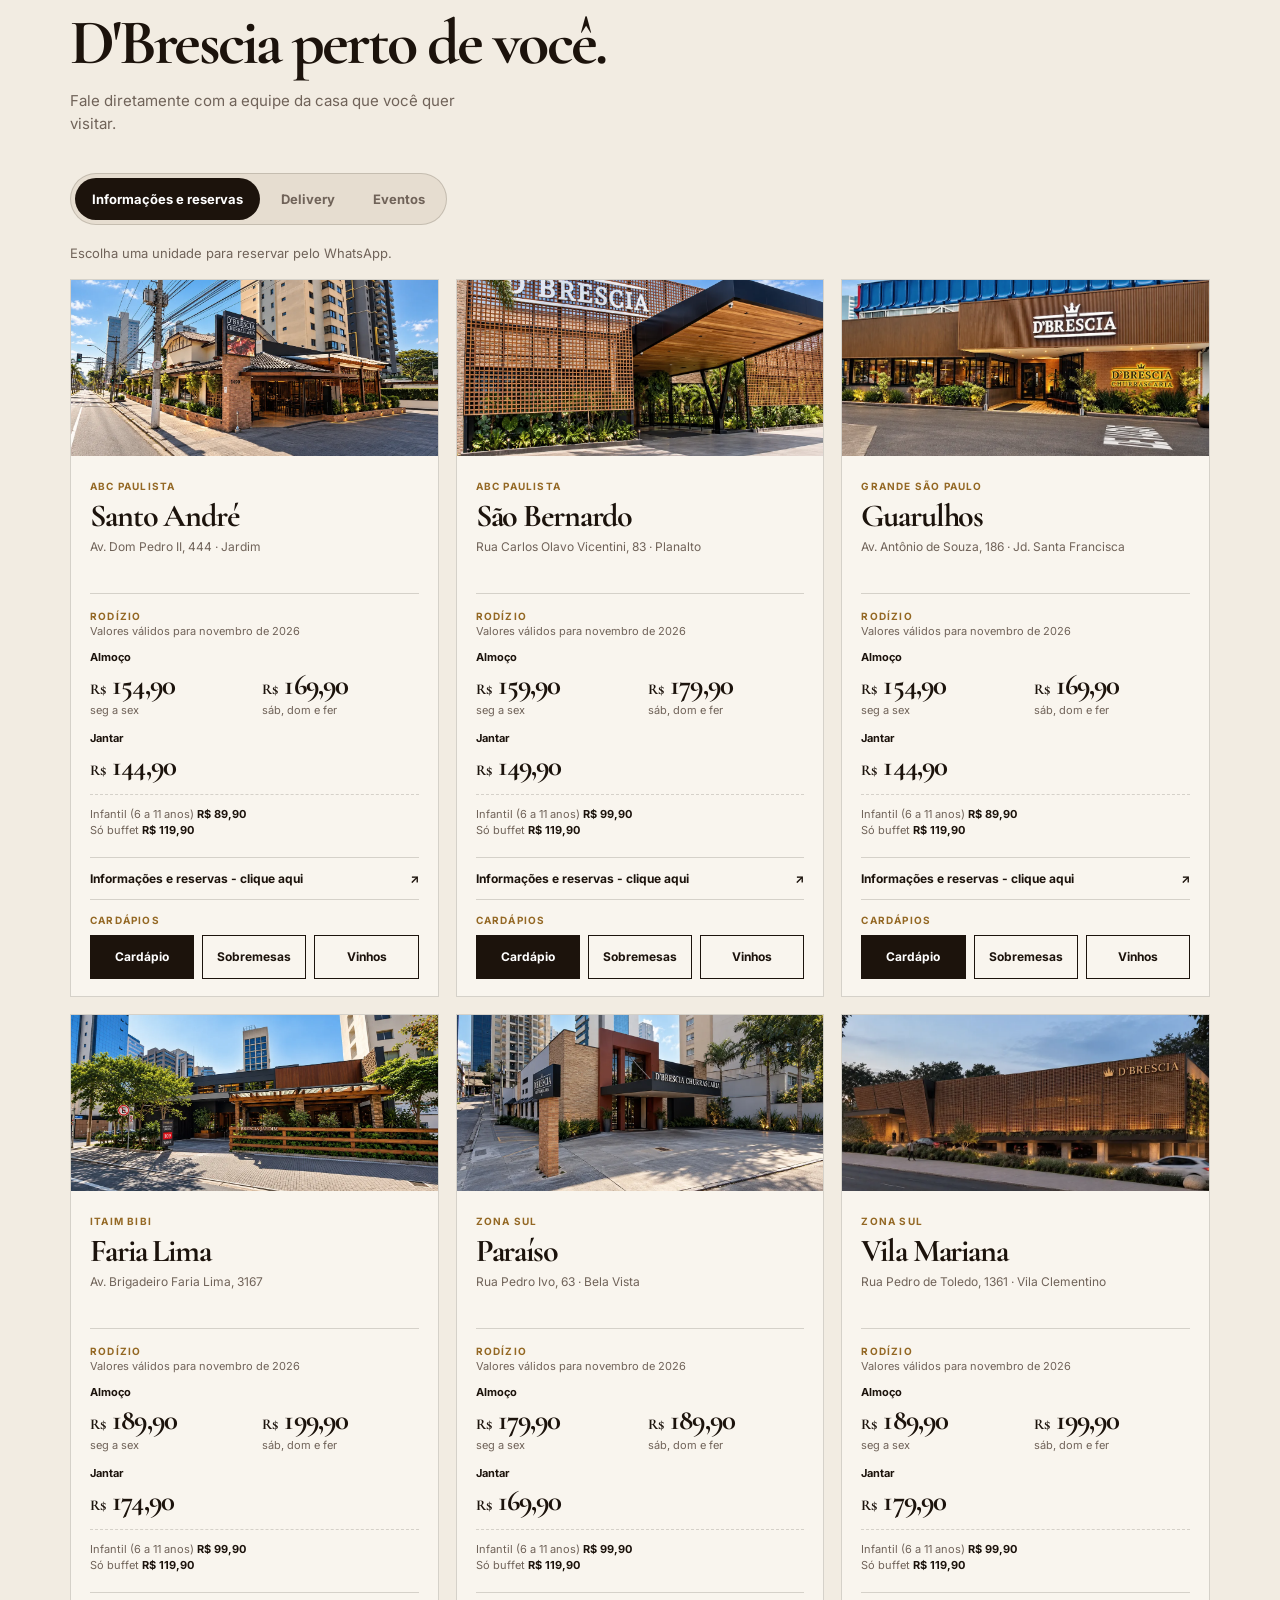
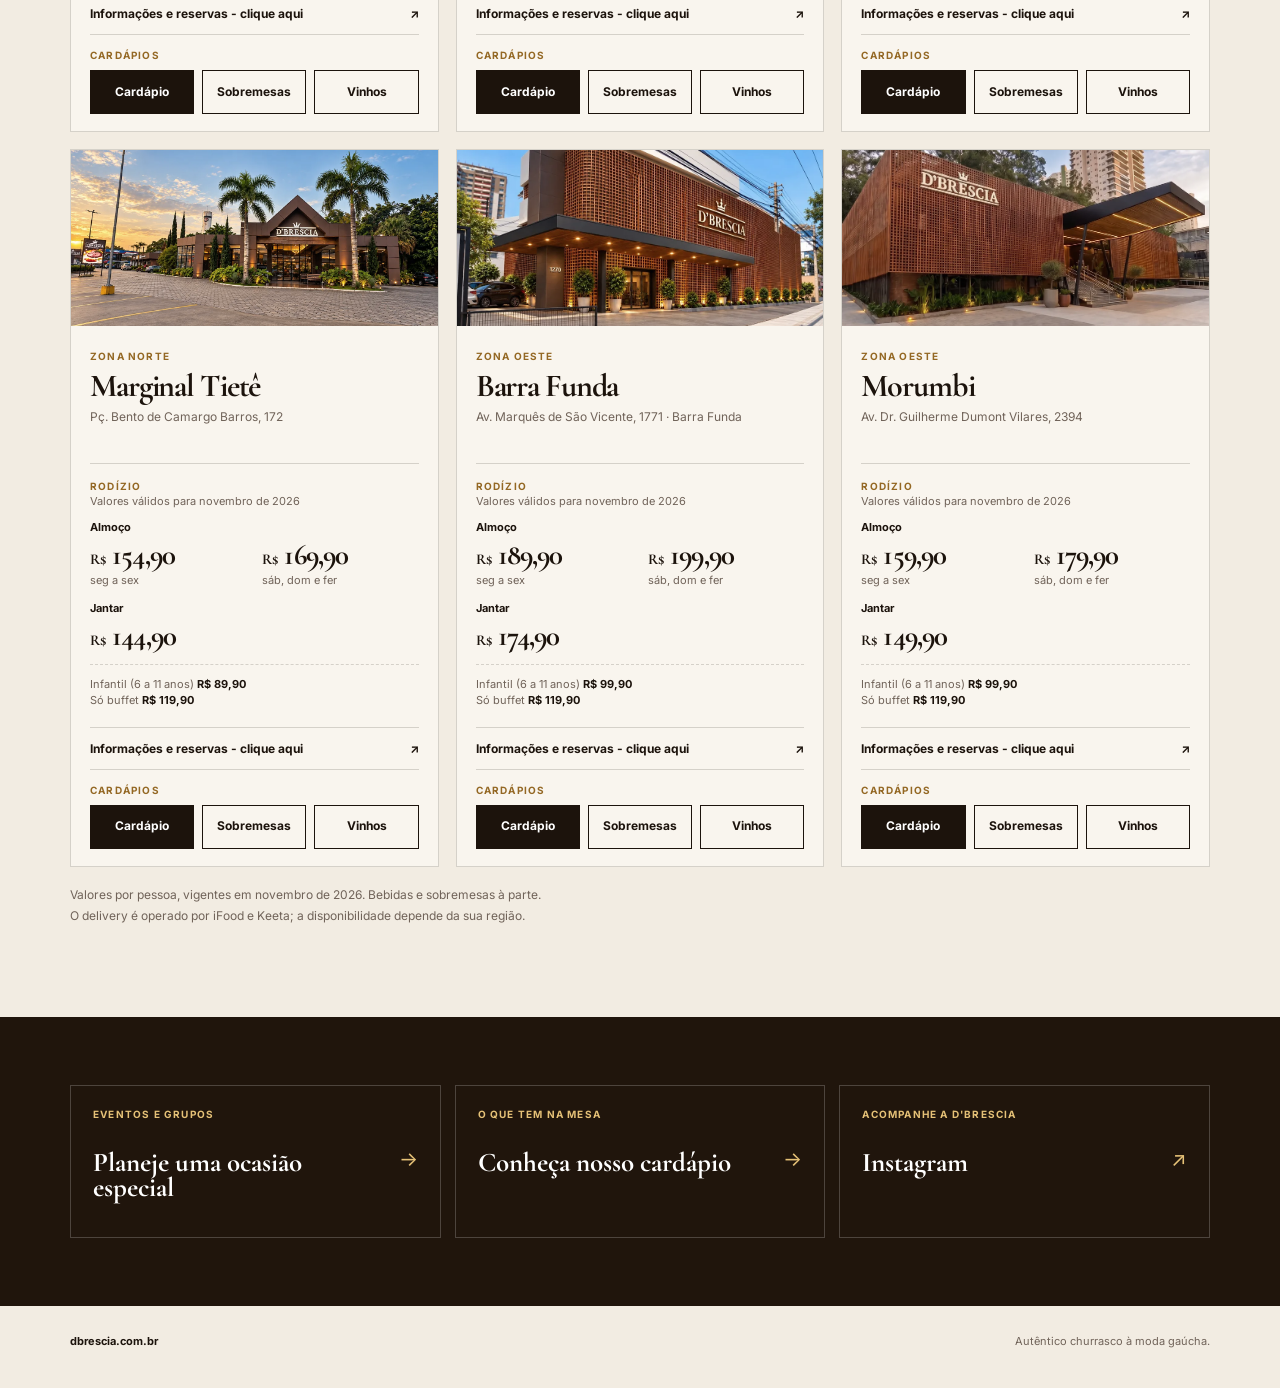
<file: tree/central.html>
<!doctype html>
<html lang="pt-BR"><head>
<meta charset="utf-8"><meta name="viewport" content="width=device-width, initial-scale=1"><meta name="theme-color" content="#17110b"><meta name="description" content="Reserve sua mesa, peça delivery e encontre a unidade D'Brescia mais próxima."><title>Central D'Brescia | Reservas, delivery e unidades</title>
<link rel="stylesheet" href="../assets/fonts/google-fonts.css"><link rel="stylesheet" href="central.css"><link rel="stylesheet" href="ceias.css"></head><body>
<a class="skip-link" href="#unidades">Ir para as unidades</a><header class="hero"><img class="hero__image" src="../assets/optimized/hero-fire.webp" alt="" aria-hidden="true"><div class="hero__veil" aria-hidden="true"></div><div class="shell hero__content"><a class="brand" href="../" aria-label="Ir para o site da D'Brescia"><img src="../assets/figma/fe874.png" alt="D'Brescia Churrascaria"></a><p class="eyebrow">Central D'Brescia</p><h1>Seu lugar à mesa<br><em>começa aqui.</em></h1><p class="intro">Informações, reservas, eventos, delivery e a unidade D’Brescia mais próxima de você. Tudo em um só lugar.</p><div class="quick-actions"><a href="#unidades" class="quick-action quick-action--primary"><span>Informações e Reservas</span><b aria-hidden="true">↓</b></a><button type="button" class="quick-action" data-show-events><span>Eventos</span><b aria-hidden="true">→</b></button><button type="button" class="quick-action" data-show-delivery><span>Pedir delivery</span><b aria-hidden="true">→</b></button></div></div></header>
<main><section class="ceias" id="ceias" aria-labelledby="ceias-title"><div class="shell"><div class="ceias__head"><p class="eyebrow">Fim de ano 2026</p><h2 id="ceias-title">Ceias de Natal e Réveillon.</h2><p>Escolha a celebração e a unidade D'Brescia para garantir seu lugar.</p></div><div class="ceias__grid"><article class="ceia-card ceia-card--natal" data-ceia="natal"><img src="img/ceia-natal-2026.jpg" alt="" width="1200" height="628"><div class="ceia-card__content"><span class="ceia-card__date">24 de dezembro de 2026</span><h3>Ceia de Natal</h3><p class="ceia-card__description">Cardápio especial e presença do Papai Noel.</p><div class="ceia-card__purchase"><label for="ceia-natal-unidade">Em qual unidade?</label><span class="ceia-card__select"><select id="ceia-natal-unidade" data-ceia-unit required><option value="">Selecione uma unidade</option></select></span><a class="ceia-card__action" data-ceia-action aria-disabled="true" target="_blank" rel="noopener noreferrer">Selecione uma unidade</a><p class="ceia-card__note">Compra finalizada na Ticket360.</p></div></div></article><article class="ceia-card ceia-card--reveillon" data-ceia="reveillon"><img src="img/ceia-reveillon-2026.jpg" alt="" width="1200" height="628"><div class="ceia-card__content"><span class="ceia-card__date">31 de dezembro de 2026</span><h3>Ceia de Réveillon</h3><p class="ceia-card__description">Cardápio especial e música ao vivo.</p><div class="ceia-card__purchase"><label for="ceia-reveillon-unidade">Em qual unidade?</label><span class="ceia-card__select"><select id="ceia-reveillon-unidade" data-ceia-unit required><option value="">Selecione uma unidade</option></select></span><a class="ceia-card__action" data-ceia-action aria-disabled="true" target="_blank" rel="noopener noreferrer">Selecione uma unidade</a><p class="ceia-card__note">Compra finalizada na Ticket360.</p></div></div></article></div></div></section><section class="directory shell" id="unidades" aria-labelledby="directory-title"><div class="section-heading"><div><p class="eyebrow eyebrow--dark">Escolha sua unidade</p><h2 id="directory-title">D'Brescia perto de você.</h2><p>Fale diretamente com a equipe da casa que você quer visitar.</p></div></div><div class="mode-switch" role="group" aria-label="Tipo de atendimento"><button class="mode-switch__button is-active" type="button" data-mode="reservation" aria-pressed="true">Informações e reservas</button><button class="mode-switch__button" type="button" data-mode="delivery" aria-pressed="false">Delivery</button><button class="mode-switch__button" type="button" data-mode="events" aria-pressed="false">Eventos</button></div><p class="directory-status" aria-live="polite" data-directory-status>Escolha uma unidade para reservar pelo WhatsApp.</p><div class="unit-grid">
<article class="unit-card" data-unit="santo-andre" data-delivery="true"><img src="../assets/optimized/unidade-santo-andre.webp" data-event-image="../assets/units/santo-andre/gallery-01.webp" alt="Ambiente da unidade Santo André"><div class="unit-card__content"><span>ABC Paulista</span><h3>Santo André</h3><p>Av. Dom Pedro II, 444 · Jardim</p><a data-reservation href="https://wa.me/5511996057584" target="_blank" rel="noreferrer">Informações e reservas - clique aqui <b>↗</b></a><a data-event-link aria-label="Reservar evento na unidade Santo André" href="https://api.whatsapp.com/send?phone=5511996057584&amp;text=Ola%20gostaria%20de%20fazer%20um%20evento%20na%20unidade%20Santo%20Andr%C3%A9" target="_blank" rel="noreferrer">Reservar agora <b>↗</b></a><a data-delivery-link aria-label="Pedir no iFood" href="https://www.ifood.com.br/delivery/santo-andre-sp/dbrescia-churrascaria---santo-andre-jardim/357839e2-0d95-4110-851f-fc168f4df220?utm_medium=share" target="_blank" rel="noreferrer"><span class="delivery-link__label"><img class="partner-mark partner-mark--ifood" src="img/ifood_icon.png" alt=""><span>Pedir delivery</span></span><b>↗</b></a><a data-delivery-link aria-label="Pedir no Keeta" href="https://url-eu.mykeeta.com/9Jpkhonz" target="_blank" rel="noreferrer"><span class="delivery-link__label"><img class="partner-mark partner-mark--keeta" src="img/keeta_icon.png" alt=""><span>Pedir delivery</span></span><b>↗</b></a></div></article>
<article class="unit-card" data-unit="sao-bernardo" data-delivery="true"><img src="../assets/optimized/unidade-sao-bernardo.webp" data-event-image="../assets/units/sao-bernardo/gallery-01.webp" alt="Ambiente da unidade São Bernardo"><div class="unit-card__content"><span>ABC Paulista</span><h3>São Bernardo</h3><p>Rua Carlos Olavo Vicentini, 83 · Planalto</p><a data-reservation href="https://wa.me/5511913662743" target="_blank" rel="noreferrer">Informações e reservas - clique aqui <b>↗</b></a><a data-event-link aria-label="Reservar evento na unidade São Bernardo" href="https://api.whatsapp.com/send?phone=5511913662743&amp;text=Ola%20gostaria%20de%20fazer%20um%20evento%20na%20unidade%20S%C3%A3o%20Bernardo" target="_blank" rel="noreferrer">Reservar agora <b>↗</b></a><a data-delivery-link aria-label="Pedir no iFood" href="https://www.ifood.com.br/delivery/sao-bernardo-do-campo-sp/dbrescia---sbc-planalto/e945426a-7231-4cc5-a6ae-5d58d0cadf4e?utm_medium=share" target="_blank" rel="noreferrer"><span class="delivery-link__label"><img class="partner-mark partner-mark--ifood" src="img/ifood_icon.png" alt=""><span>Pedir delivery</span></span><b>↗</b></a><a data-delivery-link aria-label="Pedir no Keeta" href="https://url-eu.mykeeta.com/NmXInhHz" target="_blank" rel="noreferrer"><span class="delivery-link__label"><img class="partner-mark partner-mark--keeta" src="img/keeta_icon.png" alt=""><span>Pedir delivery</span></span><b>↗</b></a></div></article>
<article class="unit-card" data-unit="guarulhos" data-delivery="true"><img src="../assets/optimized/unidade-guarulhos.webp" data-event-image="../assets/units/guarulhos/gallery-01.webp" alt="Ambiente da unidade Guarulhos"><div class="unit-card__content"><span>Grande São Paulo</span><h3>Guarulhos</h3><p>Av. Antônio de Souza, 186 · Jd. Santa Francisca</p><a data-reservation href="https://wa.me/5511977891460" target="_blank" rel="noreferrer">Informações e reservas - clique aqui <b>↗</b></a><a data-event-link aria-label="Reservar evento na unidade Guarulhos" href="https://api.whatsapp.com/send?phone=5511977891460&amp;text=Ola%20gostaria%20de%20fazer%20um%20evento%20na%20unidade%20Guarulhos" target="_blank" rel="noreferrer">Reservar agora <b>↗</b></a><a data-delivery-link aria-label="Pedir no iFood" href="https://www.ifood.com.br/delivery/guarulhos-sp/dbrescia-guarulhos-jardim-santa-francisca/f6942df5-fcc2-46cf-9b38-d2be1571c458?utm_medium=share" target="_blank" rel="noreferrer"><span class="delivery-link__label"><img class="partner-mark partner-mark--ifood" src="img/ifood_icon.png" alt=""><span>Pedir delivery</span></span><b>↗</b></a><a data-delivery-link aria-label="Pedir no Keeta" href="https://url-eu.mykeeta.com/ni6B93lz" target="_blank" rel="noreferrer"><span class="delivery-link__label"><img class="partner-mark partner-mark--keeta" src="img/keeta_icon.png" alt=""><span>Pedir delivery</span></span><b>↗</b></a></div></article>
<article class="unit-card" data-unit="faria-lima" data-delivery="false"><img src="../assets/optimized/unidade-faria-lima.webp" data-event-image="../assets/units/faria-lima/gallery-01.webp" alt="Ambiente da unidade Faria Lima"><div class="unit-card__content"><span>Itaim Bibi</span><h3>Faria Lima</h3><p>Av. Brigadeiro Faria Lima, 3167</p><a data-reservation href="https://wa.me/5511978285657" target="_blank" rel="noreferrer">Informações e reservas - clique aqui <b>↗</b></a><a data-event-link aria-label="Reservar evento na unidade Faria Lima" href="https://api.whatsapp.com/send?phone=5511978285657&amp;text=Ola%20gostaria%20de%20fazer%20um%20evento%20na%20unidade%20Faria%20Lima" target="_blank" rel="noreferrer">Reservar agora <b>↗</b></a></div></article>
<article class="unit-card" data-unit="paraiso" data-delivery="true"><img src="../assets/optimized/unidade-paraiso.webp" data-event-image="../assets/units/paraiso/gallery-01.webp" alt="Ambiente da unidade Paraíso"><div class="unit-card__content"><span>Zona Sul</span><h3>Paraíso</h3><p>Rua Pedro Ivo, 63 · Bela Vista</p><a data-reservation href="https://wa.me/5511974663743" target="_blank" rel="noreferrer">Informações e reservas - clique aqui <b>↗</b></a><a data-event-link aria-label="Reservar evento na unidade Paraíso" href="https://api.whatsapp.com/send?phone=5511974663743&amp;text=Ola%20gostaria%20de%20fazer%20um%20evento%20na%20unidade%20Para%C3%ADso" target="_blank" rel="noreferrer">Reservar agora <b>↗</b></a><a data-delivery-link aria-label="Pedir no iFood" href="https://www.ifood.com.br/delivery/sao-paulo-sp/dbrescia-churrascaria---paraiso-bela-vista/3a374147-6ee0-4999-ad0d-ab24472cc7b7?utm_medium=share" target="_blank" rel="noreferrer"><span class="delivery-link__label"><img class="partner-mark partner-mark--ifood" src="img/ifood_icon.png" alt=""><span>Pedir delivery</span></span><b>↗</b></a><a data-delivery-link aria-label="Pedir no Keeta" href="https://url-eu.mykeeta.com/oMI7uKTz" target="_blank" rel="noreferrer"><span class="delivery-link__label"><img class="partner-mark partner-mark--keeta" src="img/keeta_icon.png" alt=""><span>Pedir delivery</span></span><b>↗</b></a></div></article>
<article class="unit-card" data-unit="vila-mariana" data-delivery="true"><img src="../assets/optimized/unidade-vila-mariana.webp" data-event-image="../assets/optimized/unidade-vila-mariana.webp" alt="Ambiente da unidade Vila Mariana"><div class="unit-card__content"><span>Zona Sul</span><h3>Vila Mariana</h3><p>Rua Pedro de Toledo, 1361 · Vila Clementino</p><a data-reservation href="https://wa.me/5511925296446" target="_blank" rel="noreferrer">Informações e reservas - clique aqui <b>↗</b></a><a data-event-link aria-label="Reservar evento na unidade Vila Mariana" href="https://api.whatsapp.com/send?phone=5511925296446&amp;text=Ola%20gostaria%20de%20fazer%20um%20evento%20na%20unidade%20Vila%20Mariana" target="_blank" rel="noreferrer">Reservar agora <b>↗</b></a><a data-delivery-link aria-label="Pedir no iFood" href="https://www.ifood.com.br/delivery/sao-paulo-sp/dbrescia-churrascaria---vila-mariana-vila-clementino/b2a76a30-064f-420e-a0a2-329fb798f8db?utm_medium=share" target="_blank" rel="noreferrer"><span class="delivery-link__label"><img class="partner-mark partner-mark--ifood" src="img/ifood_icon.png" alt=""><span>Pedir delivery</span></span><b>↗</b></a><a data-delivery-link aria-label="Pedir no Keeta" href="https://url-eu.mykeeta.com/B46E4olz" target="_blank" rel="noreferrer"><span class="delivery-link__label"><img class="partner-mark partner-mark--keeta" src="img/keeta_icon.png" alt=""><span>Pedir delivery</span></span><b>↗</b></a></div></article>
<article class="unit-card" data-unit="marginal-tiete" data-delivery="true"><img src="../assets/optimized/unidade-marginal-tiete.webp" data-event-image="../assets/units/marginal-tiete/gallery-01.webp" alt="Ambiente da unidade Marginal Tietê"><div class="unit-card__content"><span>Zona Norte</span><h3>Marginal Tietê</h3><p>Pç. Bento de Camargo Barros, 172</p><a data-reservation href="https://wa.me/5511913707061" target="_blank" rel="noreferrer">Informações e reservas - clique aqui <b>↗</b></a><a data-event-link aria-label="Reservar evento na unidade Marginal Tietê" href="https://api.whatsapp.com/send?phone=5511913707061&amp;text=Ola%20gostaria%20de%20fazer%20um%20evento%20na%20unidade%20Marginal%20Tiet%C3%AA" target="_blank" rel="noreferrer">Reservar agora <b>↗</b></a><a data-delivery-link aria-label="Pedir no iFood" href="https://www.ifood.com.br/delivery/sao-paulo-sp/dbrescia-churrascaria---anhembi-ponte-pequena/7b18e98c-14c0-4794-aaab-cb69a06d0c6c?utm_medium=share" target="_blank" rel="noreferrer"><span class="delivery-link__label"><img class="partner-mark partner-mark--ifood" src="img/ifood_icon.png" alt=""><span>Pedir delivery</span></span><b>↗</b></a><a data-delivery-link aria-label="Pedir no Keeta" href="https://url-eu.mykeeta.com/z5KJk7sz" target="_blank" rel="noreferrer"><span class="delivery-link__label"><img class="partner-mark partner-mark--keeta" src="img/keeta_icon.png" alt=""><span>Pedir delivery</span></span><b>↗</b></a></div></article>
<article class="unit-card" data-unit="barra-funda" data-delivery="false"><img src="../assets/optimized/unidade-barra-funda.webp" data-event-image="../assets/units/barra-funda/gallery-01.webp" alt="Ambiente da unidade Barra Funda"><div class="unit-card__content"><span>Zona Oeste</span><h3>Barra Funda</h3><p>Av. Marquês de São Vicente, 1771 · Barra Funda</p><a data-reservation href="https://wa.me/5511943976727" target="_blank" rel="noreferrer">Informações e reservas - clique aqui <b>↗</b></a><a data-event-link aria-label="Reservar evento na unidade Barra Funda" href="https://api.whatsapp.com/send?phone=5511943976727&amp;text=Ola%20gostaria%20de%20fazer%20um%20evento%20na%20unidade%20Barra%20Funda" target="_blank" rel="noreferrer">Reservar agora <b>↗</b></a></div></article>
<article class="unit-card" data-unit="morumbi" data-delivery="true"><img src="../assets/optimized/unidade-morumbi.webp" data-event-image="../assets/units/morumbi/gallery-01.webp" alt="Ambiente da unidade Morumbi"><div class="unit-card__content"><span>Zona Oeste</span><h3>Morumbi</h3><p>Av. Dr. Guilherme Dumont Vilares, 2394</p><a data-reservation href="https://wa.me/5511995706960" target="_blank" rel="noreferrer">Informações e reservas - clique aqui <b>↗</b></a><a data-event-link aria-label="Reservar evento na unidade Morumbi" href="https://api.whatsapp.com/send?phone=5511995706960&amp;text=Ola%20gostaria%20de%20fazer%20um%20evento%20na%20unidade%20Morumbi" target="_blank" rel="noreferrer">Reservar agora <b>↗</b></a><a data-delivery-link aria-label="Pedir no iFood" href="https://www.ifood.com.br/delivery/sao-paulo-sp/dbrescia-churrascaria---morumbi-jardim-londrina/d4861f5e-2069-4886-944d-3065ae4674b9?utm_medium=share" target="_blank" rel="noreferrer"><span class="delivery-link__label"><img class="partner-mark partner-mark--ifood" src="img/ifood_icon.png" alt=""><span>Pedir delivery</span></span><b>↗</b></a><a data-delivery-link aria-label="Pedir no Keeta" href="https://url-eu.mykeeta.com/NDk9bziz" target="_blank" rel="noreferrer"><span class="delivery-link__label"><img class="partner-mark partner-mark--keeta" src="img/keeta_icon.png" alt=""><span>Pedir delivery</span></span><b>↗</b></a></div></article>
</div><p class="delivery-note">O delivery é operado por iFood e Keeta; a disponibilidade depende da sua região.</p></section><section class="other-links"><div class="shell other-links__grid"><a href="../#eventos"><span>Eventos e grupos</span><strong>Planeje uma ocasião especial <b>→</b></strong></a><a href="../#cardapio"><span>O que tem na mesa</span><strong>Conheça nosso cardápio <b>→</b></strong></a><a href="https://www.instagram.com/dbresciachurrascaria/" target="_blank" rel="noreferrer"><span>Acompanhe a D'Brescia</span><strong>Instagram <b>↗</b></strong></a></div></section></main><footer class="footer shell"><a href="../">dbrescia.com.br</a><span>Autêntico churrasco à moda gaúcha.</span></footer><script src="precos.js"></script><script src="ceias.js"></script><script src="central.js"></script><script src="analytics-config.js"></script><script src="analytics.js"></script></body></html>
</file>
<file: styles.css>
:root {
  --bg: #070606;
  --surface: #0e0d0b;
  --surface-2: #17130f;
  --ivory: #f0e9db;
  --text: #faf7f0;
  --muted: #c9bfad;
  --muted-2: #8f8577;
  --gold: #c79438;
  --gold-dark: #8d6428;
  --red: #400609;
  --line: rgba(240, 233, 219, 0.18);
  --container: 1280px;
  color-scheme: dark;
}

* {
  box-sizing: border-box;
}

html {
  scroll-behavior: smooth;
}

body {
  margin: 0;
  font-family: Inter, Arial, sans-serif;
  background: var(--bg);
  color: var(--text);
}

body.menu-open {
  overflow: hidden;
}

img {
  display: block;
  max-width: 100%;
}

a {
  color: inherit;
  text-decoration: none;
}

button {
  font: inherit;
}

.container {
  width: min(var(--container), calc(100% - 48px));
  margin: 0 auto;
}

.site-header {
  position: relative;
  min-height: 900px;
  isolation: isolate;
  overflow: hidden;
}

.hero-bg {
  position: absolute;
  inset: 0;
  z-index: -1;
  overflow: hidden;
  background: var(--bg);
}

.hero-bg::after {
  position: absolute;
  inset: 0;
  z-index: 1;
  content: "";
  background:
    linear-gradient(90deg, rgba(3, 2, 2, 0.94), rgba(3, 2, 2, 0.55) 48%, rgba(3, 2, 2, 0.25)),
    linear-gradient(0deg, var(--bg), rgba(7, 6, 6, 0) 28%);
  pointer-events: none;
}

.hero-poster,
.hero-video {
  position: absolute;
  inset: 0;
  width: 100%;
  height: 100%;
  object-fit: cover;
}

.hero-video {
  opacity: 0;
  transition: opacity 600ms ease;
}

.hero-video.is-playing {
  opacity: 1;
}

.topbar {
  display: flex;
  justify-content: space-between;
  gap: 24px;
  padding: 20px 0 18px;
  border-bottom: 1px solid var(--line);
  color: var(--muted);
  font-size: 12px;
  font-weight: 700;
  letter-spacing: 0.08em;
  text-transform: uppercase;
}

.main-nav {
  display: flex;
  align-items: center;
  gap: 38px;
  padding: 28px 0;
}

.brand img {
  width: 258px;
  height: auto;
}

.nav-links {
  display: flex;
  align-items: center;
  gap: 30px;
  margin-left: auto;
  color: var(--muted);
  font-size: 13px;
  font-weight: 700;
  letter-spacing: 0.05em;
  text-transform: uppercase;
}

.nav-links a:hover,
.text-link:hover,
.site-footer a:hover {
  color: var(--gold);
}

.btn {
  display: inline-flex;
  min-height: 52px;
  align-items: center;
  justify-content: center;
  gap: 10px;
  padding: 0 24px;
  border: 1px solid var(--gold);
  font-size: 12px;
  font-weight: 800;
  letter-spacing: 0.08em;
  text-transform: uppercase;
  transition: transform 180ms ease, background 180ms ease, color 180ms ease, border-color 180ms ease;
}

.btn:hover {
  transform: translateY(-2px);
}

.btn-gold {
  background: var(--gold);
  color: #120d08;
}

.btn-outline {
  background: transparent;
  color: var(--text);
}

.hero-copy {
  width: min(660px, 100%);
  padding-top: 150px;
}

.eyebrow {
  margin: 0 0 24px;
  color: var(--gold);
  font-size: 12px;
  font-weight: 800;
  letter-spacing: 0.15em;
  text-transform: uppercase;
}

h1,
h2,
h3 {
  margin: 0;
  font-family: "Cormorant Garamond", Georgia, serif;
  font-weight: 700;
  line-height: 0.98;
}

h1 {
  font-size: clamp(58px, 8vw, 104px);
  max-width: 760px;
}

h2 {
  font-size: clamp(42px, 5.2vw, 70px);
}

h3 {
  font-size: 38px;
}

.hero-copy p:not(.eyebrow),
.section-copy > p,
.section-head p,
.experience-copy > p,
.story p,
.closing p {
  color: var(--muted);
  font-size: 19px;
  line-height: 1.65;
}

.hero-copy p:not(.eyebrow) {
  max-width: 580px;
  margin: 32px 0 0;
}

.hero-actions {
  display: flex;
  flex-wrap: wrap;
  gap: 16px;
  margin-top: 48px;
}

.hero-copy small,
.events small {
  display: block;
  margin-top: 34px;
  color: var(--muted);
  font-size: 13px;
  letter-spacing: 0.08em;
  text-transform: uppercase;
}

.menu-button {
  display: none;
  width: 44px;
  height: 44px;
  border: 1px solid var(--line);
  background: rgba(7, 6, 6, 0.35);
  color: var(--text);
  cursor: pointer;
}

.menu-button span {
  display: block;
  width: 18px;
  height: 2px;
  margin: 5px auto;
  background: currentColor;
}

.mobile-menu {
  width: 100%;
  height: 100%;
  max-width: none;
  max-height: none;
  margin: 0;
  padding: 28px 24px;
  border: 0;
  background: var(--bg);
  color: var(--text);
}

.mobile-menu::backdrop {
  background: rgba(0, 0, 0, 0.65);
}

.mobile-menu-head {
  display: flex;
  align-items: center;
  justify-content: space-between;
  padding-bottom: 28px;
  border-bottom: 1px solid var(--line);
}

.mobile-menu-head img {
  width: 215px;
  height: auto;
}

.mobile-menu-head button {
  width: 44px;
  height: 44px;
  border: 1px solid var(--line);
  background: transparent;
  color: var(--text);
  font-size: 28px;
  cursor: pointer;
}

.mobile-menu nav {
  display: grid;
  gap: 20px;
  padding: 44px 0;
  font-family: "Cormorant Garamond", Georgia, serif;
  font-size: 42px;
  font-weight: 700;
}

.mobile-menu-actions {
  display: grid;
  gap: 14px;
}

.proof-band {
  background: var(--ivory);
  color: #120d08;
}

.proof-grid {
  display: grid;
  grid-template-columns: repeat(4, 1fr);
}

.proof-grid article {
  display: grid;
  align-content: center;
  justify-items: center;
  min-height: 154px;
  padding: 24px 30px;
  border-right: 1px solid rgba(18, 13, 8, 0.16);
  text-align: center;
}

.proof-grid article:last-child {
  border-right: 0;
}

.proof-grid strong {
  display: block;
  font-family: "Cormorant Garamond", Georgia, serif;
  font-size: 56px;
  line-height: 0.9;
}

.proof-grid span {
  display: block;
  margin-top: 12px;
  color: #564838;
  font-size: 13px;
  font-weight: 800;
  letter-spacing: 0.08em;
  text-transform: uppercase;
}

.section {
  padding: 120px 0;
}

.menu-layout,
.events-layout,
.story-layout,
.partners-layout,
.closing-layout {
  display: grid;
  grid-template-columns: minmax(0, 0.95fr) minmax(0, 1.05fr);
  gap: 80px;
  align-items: center;
}

.section-copy > p {
  max-width: 590px;
  margin: 32px 0 0;
}

.tabs {
  display: flex;
  flex-wrap: wrap;
  gap: 10px;
  margin: 54px 0 34px;
}

.tab {
  min-height: 46px;
  padding: 0 18px;
  border: 1px solid var(--line);
  background: transparent;
  color: var(--muted);
  font-size: 12px;
  font-weight: 800;
  letter-spacing: 0.08em;
  text-transform: uppercase;
  cursor: pointer;
}

.tab.is-active {
  border-color: var(--gold);
  background: var(--gold);
  color: #120d08;
}

.menu-panel {
  min-height: 300px;
  color: var(--muted);
}

.menu-panel h3 {
  margin-bottom: 22px;
  color: var(--text);
  font-size: 34px;
}

.menu-panel ul {
  display: grid;
  gap: 16px;
  margin: 0 0 30px;
  padding: 0;
  list-style: none;
}

.menu-panel li {
  position: relative;
  padding-left: 32px;
  font-size: 17px;
}

.menu-panel li::before {
  content: "";
  position: absolute;
  left: 0;
  top: 11px;
  width: 18px;
  height: 1px;
  background: var(--gold);
}

.menu-gallery {
  display: grid;
  grid-template-columns: 0.95fr 1.05fr;
  gap: 22px;
}

.menu-gallery figure,
.events figure,
.video-card,
.press-main,
.press-item,
.unit-feature,
.unit-card,
.central-box {
  margin: 0;
  overflow: hidden;
  background: var(--surface);
  border: 1px solid var(--line);
}

.menu-gallery .gallery-main {
  grid-row: span 2;
}

.menu-gallery img {
  width: 100%;
  height: 295px;
  object-fit: cover;
}

.menu-gallery .gallery-main img {
  height: 620px;
}

.menu-gallery figcaption,
.events figcaption {
  padding: 18px 20px;
  color: var(--muted);
  font-size: 12px;
  font-weight: 800;
  letter-spacing: 0.08em;
  text-transform: uppercase;
}

.experience {
  display: grid;
  grid-template-columns: 1fr 1fr;
  gap: 80px;
  align-items: center;
  padding-left: max(24px, calc((100vw - var(--container)) / 2));
  padding-right: max(24px, calc((100vw - var(--container)) / 2));
  background: var(--ivory);
  color: #120d08;
}

.experience-image img {
  width: 100%;
  height: 660px;
  object-fit: cover;
}

.experience-copy {
  max-width: 620px;
}

.feature-list {
  display: grid;
  gap: 0;
  margin: 48px 0 0;
  padding: 0;
  list-style: none;
  border-top: 1px solid var(--line);
}

.feature-list li {
  display: grid;
  grid-template-columns: 56px 1fr;
  gap: 18px;
  padding: 24px 0;
  border-bottom: 1px solid var(--line);
}

.feature-list span {
  color: var(--gold);
  font-weight: 800;
}

.feature-list strong,
.feature-list small {
  grid-column: 2;
}

.feature-list strong {
  font-size: 19px;
}

.feature-list small {
  margin-top: -12px;
  color: var(--muted);
  font-size: 15px;
}

.experience .eyebrow {
  color: #7d5218;
}

.experience-copy > p,
.experience .feature-list small {
  color: #564838;
}

.experience .feature-list,
.experience .feature-list li {
  border-color: rgba(18, 13, 8, 0.16);
}

.section-head {
  display: flex;
  align-items: end;
  justify-content: space-between;
  gap: 40px;
  margin-bottom: 56px;
}

.section-head p {
  max-width: 620px;
  margin: 24px 0 0;
}

.text-link {
  color: var(--gold);
  font-size: 12px;
  font-weight: 900;
  letter-spacing: 0.08em;
  text-transform: uppercase;
}

.unit-feature {
  display: grid;
  grid-template-columns: 1.25fr 0.75fr;
  min-height: 520px;
}

.unit-feature > img {
  width: 100%;
  height: 100%;
  min-height: 420px;
  object-fit: cover;
}

.unit-feature > div {
  display: flex;
  flex-direction: column;
  justify-content: center;
  padding: 54px;
}

.unit-feature span {
  color: var(--gold);
  font-size: 12px;
  font-weight: 800;
  letter-spacing: 0.12em;
  text-transform: uppercase;
}

.unit-feature h3 {
  margin-top: 18px;
  font-size: 58px;
}

.unit-feature p {
  color: var(--muted);
  font-size: 18px;
  line-height: 1.55;
}

.unit-actions {
  display: flex;
  flex-wrap: wrap;
  gap: 12px;
  margin-top: 30px;
}

.unit-controls {
  display: grid;
  grid-template-columns: repeat(8, 1fr);
  gap: 10px;
  margin: 18px 0 42px;
}

.unit-thumb {
  min-height: 66px;
  border: 1px solid var(--line);
  background: var(--surface);
  color: var(--muted);
  font-size: 11px;
  font-weight: 800;
  letter-spacing: 0.04em;
  text-transform: uppercase;
  cursor: pointer;
}

.unit-thumb.is-active {
  border-color: var(--gold);
  color: var(--gold);
}

.unit-grid {
  display: grid;
  grid-template-columns: repeat(4, 1fr);
  gap: 18px;
}

.unit-card {
  min-height: 210px;
}

.unit-card img {
  width: 100%;
  height: 150px;
  object-fit: cover;
}

.unit-card div {
  padding: 18px;
}

.unit-card strong {
  display: block;
  font-size: 17px;
}

.unit-card span {
  display: block;
  margin-top: 7px;
  color: var(--muted);
  font-size: 13px;
  line-height: 1.45;
}

.events {
  background: var(--surface);
}

.events figure {
  position: relative;
}

.events figure img {
  width: 100%;
  height: 520px;
  object-fit: cover;
}

.events figcaption {
  position: absolute;
  left: 0;
  right: 0;
  bottom: 0;
  display: grid;
  gap: 8px;
  background: linear-gradient(0deg, rgba(7, 6, 6, 0.9), rgba(7, 6, 6, 0));
  padding: 74px 28px 28px;
}

.events figcaption strong {
  color: var(--text);
  font-size: 18px;
  letter-spacing: 0;
  text-transform: none;
}

.check-list {
  display: grid;
  gap: 14px;
  margin: 32px 0;
  padding: 0;
  color: var(--muted);
  list-style: none;
}

.check-list li::before {
  content: "•";
  margin-right: 12px;
  color: var(--gold);
}

.story {
  background: var(--red);
}

.story p {
  max-width: 590px;
  margin-top: 32px;
}

.leaders {
  display: grid;
  gap: 12px;
  margin-top: 38px;
  color: var(--ivory);
  font-size: 13px;
  font-weight: 900;
  letter-spacing: 0.08em;
  text-transform: uppercase;
}
.leaders__link {
  display: inline-flex;
  align-items: center;
  width: fit-content;
  gap: 8px;
  color: inherit;
  text-decoration: none;
}

.leaders__link svg {
  flex: 0 0 auto;
  width: 17px;
  height: 17px;
  fill: none;
  stroke: var(--gold);
  stroke-width: 1.9;
}

.leaders__dot {
  fill: var(--gold);
  stroke: none;
}

.leaders__link:hover,
.leaders__link:focus-visible {
  color: var(--gold);
}

.leaders__link:focus-visible {
  outline: 2px solid var(--gold);
  outline-offset: 4px;
}

.video-card {
  position: relative;
  display: block;
  min-height: 560px;
}

.video-card img {
  width: 100%;
  height: 560px;
  object-fit: cover;
}

.video-card span {
  position: absolute;
  left: 28px;
  bottom: 28px;
  display: inline-flex;
  min-height: 54px;
  align-items: center;
  padding: 0 22px;
  background: var(--gold);
  color: #120d08;
  font-size: 12px;
  font-weight: 900;
  letter-spacing: 0.08em;
  text-transform: uppercase;
}

.partners {
  padding: 78px 0;
  background: var(--ivory);
  color: #120d08;
}

.partners .eyebrow {
  color: #7d5218;
}

.partners h2 {
  max-width: 520px;
  font-size: clamp(36px, 4vw, 58px);
}

.partner-logos {
  display: flex;
  flex-wrap: wrap;
  align-items: center;
  justify-content: flex-end;
  gap: 26px 34px;
}

.partner-logos img {
  width: auto;
  max-width: 122px;
  height: 36px;
  object-fit: contain;
}
.press-grid {
  display: grid;
  grid-template-columns: 1.15fr 0.85fr;
  grid-template-rows: 1fr 1fr;
  gap: 24px;
}

.press-main {
  grid-row: span 2;
}

.press-main img {
  width: 100%;
  height: 360px;
  object-fit: cover;
}

.press-main,
.press-item {
  display: grid;
  align-content: start;
}

.press-main span,
.press-main strong,
.press-item span,
.press-item strong {
  margin-left: 24px;
  margin-right: 24px;
}

.press-main span,
.press-item span {
  margin-top: 22px;
  color: var(--gold);
  font-size: 12px;
  font-weight: 900;
  letter-spacing: 0.08em;
  text-transform: uppercase;
}

.press-main strong {
  margin-top: 12px;
  margin-bottom: 26px;
  font-family: "Cormorant Garamond", Georgia, serif;
  font-size: 42px;
  line-height: 1.02;
}

.press-item {
  grid-template-columns: 220px 1fr;
  align-items: center;
}

.press-item img {
  width: 220px;
  min-height: 190px;
  height: 100%;
  align-self: stretch;
  object-fit: cover;
  grid-row: span 2;
}

.press-item span,
.press-item strong {
  margin-left: 24px;
}

.press-item strong {
  align-self: start;
  margin-top: 8px;
  font-size: 20px;
  line-height: 1.25;
}

.closing {
  padding: 120px 0;
  background: var(--surface);
}

.central-box {
  display: grid;
  gap: 18px;
  padding: 44px;
}

.central-box strong {
  color: var(--gold);
  font-size: 13px;
  font-weight: 900;
  letter-spacing: 0.08em;
  text-transform: uppercase;
}

.central-box span {
  padding-bottom: 18px;
  border-bottom: 1px solid var(--line);
  color: var(--muted);
}

.site-footer {
  padding: 42px 0 52px;
  border-top: 1px solid var(--line);
  background: #050404;
}

.footer-layout {
  display: grid;
  grid-template-columns: auto 1fr auto;
  gap: 34px;
  align-items: center;
}

.site-footer img {
  width: 220px;
  height: auto;
}

.site-footer nav {
  display: flex;
  flex-wrap: wrap;
  justify-content: center;
  gap: 24px;
  color: var(--muted);
  font-size: 12px;
  font-weight: 800;
  letter-spacing: 0.08em;
  text-transform: uppercase;
}

.socials {
  display: flex;
  gap: 14px;
}

.socials a {
  display: grid;
  width: 38px;
  height: 38px;
  place-items: center;
  border: 1px solid var(--line);
}

.socials img {
  width: 18px;
  height: 18px;
}

.site-footer small {
  grid-column: 1 / -1;
  color: var(--muted-2);
  font-size: 12px;
}

.mobile-sticky {
  display: none;
}

@media (max-width: 980px) {
  .container {
    width: min(100% - 32px, var(--container));
  }

  .site-header {
    min-height: 720px;
  }

  .topbar,
  .nav-links,
  .nav-cta {
    display: none;
  }

  .main-nav {
    justify-content: space-between;
    padding: 28px 0;
  }

  .brand img {
    width: 215px;
  }

  .menu-button {
    display: block;
  }

  .hero-copy {
    padding-top: 80px;
  }

  h1 {
    font-size: 56px;
  }

  h2 {
    font-size: 44px;
  }

  .hero-copy p:not(.eyebrow),
  .section-copy > p,
  .section-head p,
  .experience-copy > p,
  .story p,
  .closing p {
    font-size: 17px;
  }

  .proof-grid,
  .menu-layout,
  .experience,
  .events-layout,
  .story-layout,
  .partners-layout,
  .closing-layout,
  .unit-feature,
  .press-grid,
  .footer-layout {
    grid-template-columns: 1fr;
  }

  .proof-grid {
    grid-template-columns: repeat(2, 1fr);
  }

  .proof-grid article {
    min-height: 128px;
    padding: 28px 18px;
    border-bottom: 1px solid rgba(18, 13, 8, 0.16);
  }

  .proof-grid article:nth-child(2n) {
    border-right: 0;
  }

  .section {
    padding: 82px 0;
  }

  .menu-layout,
  .events-layout,
  .story-layout,
  .partners-layout,
  .closing-layout {
    gap: 44px;
  }

  .menu-gallery {
    grid-template-columns: 1fr 1fr;
    gap: 14px;
  }

  .menu-gallery .gallery-main {
    grid-column: 1 / -1;
  }

  .menu-gallery .gallery-main img,
  .menu-gallery img {
    height: 250px;
  }

  .experience {
    padding-left: 16px;
    padding-right: 16px;
    gap: 38px;
  }

  .experience-image img,
  .events figure img,
  .video-card,
  .video-card img {
    height: 430px;
    min-height: 0;
  }

  .section-head {
    display: grid;
    align-items: start;
    margin-bottom: 38px;
  }

  .unit-feature {
    min-height: 0;
  }

  .unit-feature > img {
    min-height: 0;
    height: 320px;
  }

  .unit-feature > div {
    padding: 30px;
  }

  .unit-feature h3 {
    font-size: 44px;
  }

  .unit-controls,
  .unit-grid {
    grid-template-columns: repeat(2, 1fr);
  }

  .press-grid {
    grid-template-rows: none;
  }

  .press-main {
    grid-row: auto;
  }

  .press-item {
    grid-template-columns: 150px 1fr;
  }

  .press-item img {
    width: 150px;
    height: 150px;
  }

  .footer-layout {
    justify-items: start;
  }

  .site-footer nav {
    justify-content: start;
  }
}

@media (max-width: 620px) {
  body {
    padding-bottom: 74px;
  }

  .hero-bg::after {
    background:
      linear-gradient(90deg, rgba(3, 2, 2, 0.93), rgba(3, 2, 2, 0.48)),
      linear-gradient(0deg, var(--bg), rgba(7, 6, 6, 0) 30%);
  }

  .hero-actions,
  .unit-actions {
    display: grid;
  }

  .btn {
    width: 100%;
  }

  .proof-grid strong {
    font-size: 44px;
  }

  .tabs {
    display: grid;
    grid-template-columns: repeat(2, 1fr);
  }

  .menu-gallery {
    grid-template-columns: 1fr;
  }

  .unit-controls {
    display: flex;
    overflow-x: auto;
    padding-bottom: 6px;
  }

  .unit-thumb {
    min-width: 138px;
  }

  .unit-grid {
    grid-template-columns: 1fr;
  }

  .partner-logos {
    grid-template-columns: repeat(2, 1fr);
  }

  .press-main img {
    height: 260px;
  }

  .press-main strong {
    font-size: 32px;
  }

  .press-item {
    grid-template-columns: 1fr;
  }

  .press-item img {
    width: 100%;
    height: 210px;
  }

  .press-item span,
  .press-item strong {
    margin-right: 20px;
    margin-left: 20px;
  }

  .press-item strong {
    margin-bottom: 22px;
  }

  .mobile-sticky {
    position: fixed;
    right: 0;
    bottom: 0;
    left: 0;
    z-index: 20;
    display: grid;
    grid-template-columns: repeat(3, 1fr);
    border-top: 1px solid var(--line);
    background: rgba(7, 6, 6, 0.96);
    backdrop-filter: blur(16px);
  }

  .mobile-sticky a {
    display: grid;
    min-height: 70px;
    place-items: center;
    gap: 4px;
    color: var(--muted);
    font-size: 11px;
    font-weight: 800;
    letter-spacing: 0.06em;
    text-transform: uppercase;
  }

  .mobile-sticky img {
    width: 20px;
    height: 20px;
  }
}
/* Accessibility and interaction refinements */
:focus-visible {
  outline: 3px solid #f6cd78;
  outline-offset: 4px;
}

.skip-link {
  position: fixed;
  top: 12px;
  left: 12px;
  z-index: 100;
  transform: translateY(-180%);
  padding: 14px 18px;
  background: var(--ivory);
  color: #120d08;
  font-weight: 800;
  transition: transform 160ms ease;
}

.skip-link:focus {
  transform: translateY(0);
}

.menu-button,
.mobile-menu-head button,
.tab,
.unit-thumb,
.unit-card {
  touch-action: manipulation;
}

.unit-card {
  width: 100%;
  padding: 0;
  border: 1px solid var(--line);
  color: var(--text);
  text-align: left;
  cursor: pointer;
}

.unit-card:hover,
.unit-card:focus-visible {
  border-color: var(--gold);
}

@media (prefers-reduced-motion: reduce) {
  html { scroll-behavior: auto; }
  *, *::before, *::after { transition-duration: 1ms !important; animation-duration: 1ms !important; }
}

@media (max-width: 620px) {
  :root { --mobile-gutter: 20px; }

  body { padding-bottom: 82px; }

  .container { width: min(100% - 40px, var(--container)); }

  .site-header {
    min-height: min(780px, 100svh);
  }

  .main-nav { padding: 18px 0; }
  .brand img { width: 184px; }
  .menu-button, .mobile-menu-head button { width: 48px; height: 48px; }

  .hero-copy { padding-top: clamp(72px, 12vh, 112px); }
  .eyebrow { margin-bottom: 16px; font-size: 11px; }
  h1 { max-width: 330px; font-size: clamp(52px, 15vw, 68px); line-height: 0.92; }
  h2 { font-size: clamp(40px, 12vw, 52px); line-height: 0.95; }
  h3 { font-size: 34px; }

  .hero-copy p:not(.eyebrow), .section-copy > p, .section-head p, .experience-copy > p, .story p, .closing p {
    font-size: 16px;
    line-height: 1.58;
  }

  .hero-copy p:not(.eyebrow) { margin-top: 22px; }
  .hero-actions { gap: 12px; margin-top: 32px; }
  .btn { min-height: 54px; padding: 0 18px; }
  .hero-copy small { margin-top: 24px; line-height: 1.45; }

  .proof-grid {
    width: 100%;
    margin: 0;
    border-top: 1px solid rgba(18, 13, 8, 0.16);
  }

  .proof-grid article {
    min-height: 116px;
    padding: 22px 20px;
    border-bottom: 0;
  }

  .proof-grid article:nth-child(n + 3) {
    border-top: 1px solid rgba(18, 13, 8, 0.16);
  }

  .proof-grid strong { font-size: 42px; }
  .proof-grid span { margin-top: 8px; font-size: 10px; line-height: 1.35; }

  .section { padding: 64px 0; }
  .section-head { gap: 22px; margin-bottom: 30px; }
  .section-head p { margin-top: 18px; }
  .section-head .text-link { display: inline-flex; min-height: 44px; align-items: center; }

  .menu-layout, .events-layout, .story-layout, .partners-layout, .closing-layout { gap: 34px; }
  .tabs { gap: 8px; margin: 30px 0 24px; }
  .tab { min-height: 48px; padding: 0 10px; font-size: 10px; }
  .menu-panel { min-height: 0; }
  .menu-panel h3 { margin-bottom: 18px; font-size: 30px; }
  .menu-panel li { padding-left: 26px; font-size: 16px; line-height: 1.45; }
  .menu-gallery { display: flex; overflow-x: auto; scroll-snap-type: x mandatory; margin-right: -20px; padding-right: 20px; }
  .menu-gallery figure { min-width: min(82vw, 310px); scroll-snap-align: start; }
  .menu-gallery .gallery-main img, .menu-gallery img { height: 245px; }

  .experience { padding: 0 20px 64px; gap: 30px; }
  .experience-image { margin: 0 -20px; }
  .experience-image img, .events figure img, .video-card, .video-card img { height: 300px; }
  .feature-list { gap: 18px; }
  .feature-list li { grid-template-columns: 38px 1fr; }

  .unit-feature > img { height: 240px; }
  .unit-feature > div { padding: 26px 22px 28px; }
  .unit-feature h3 { font-size: 42px; }
  .unit-feature p { margin: 12px 0 0; font-size: 16px; }
  .unit-actions { gap: 10px; margin-top: 24px; }
  .unit-controls { gap: 8px; margin: 14px -20px 26px; padding: 0 20px 8px; scroll-snap-type: x proximity; }
  .unit-thumb { min-width: 144px; min-height: 52px; scroll-snap-align: start; }
  .unit-grid { display: flex; overflow-x: auto; gap: 12px; margin-right: -20px; padding-right: 20px; scroll-snap-type: x mandatory; }
  .unit-card { min-width: 230px; min-height: 190px; scroll-snap-align: start; }
  .unit-card img { height: 126px; }
  .unit-card div { padding: 14px; }

  .events figure { margin: 0 -20px; }
  .events figcaption { padding: 60px 20px 20px; }
  .events .section-copy { padding-top: 2px; }
  .check-list { margin: 26px 0; gap: 12px; }

  .story { padding: 64px 0; }
  .video-card span { left: 16px; bottom: 16px; min-height: 48px; }
  .partners { padding: 58px 0; }
  .partner-logos { gap: 10px; }
  .partner-logos img { height: 80px; padding: 16px; }

  .press-grid { gap: 16px; }
  .press-main img { height: 220px; }
  .press-main span, .press-main strong, .press-item span, .press-item strong { margin-right: 18px; margin-left: 18px; }
  .press-main span, .press-item span { margin-top: 16px; font-size: 10px; }
  .press-main strong { margin-bottom: 22px; font-size: 30px; }
  .press-item img { height: 180px; }

  .closing { padding: 64px 0; }
  .central-box { padding: 26px 22px; }
  .site-footer { padding: 42px 0 30px; }
  .site-footer img { width: 190px; }
  .site-footer nav { gap: 16px; line-height: 1.8; }
  .socials a { width: 44px; height: 44px; }

  .mobile-sticky { grid-template-columns: 1fr 1.2fr 1fr; min-height: 76px; }
  .mobile-sticky a { min-height: 76px; font-size: 10px; }
  .mobile-sticky a:nth-child(2) { background: var(--gold); color: #120d08; }
}
/* Subtle editorial motion */
.hero-copy { animation: hero-arrive 700ms 130ms both cubic-bezier(.22,.8,.2,1); }
.hero-actions .btn { animation: hero-arrive 560ms 380ms both cubic-bezier(.22,.8,.2,1); }
.reveal { opacity: 0; transform: translateY(24px); transition: opacity 620ms ease, transform 620ms cubic-bezier(.22,.8,.2,1); }
.reveal.is-visible { opacity: 1; transform: none; }
.unit-card { position: relative; transition: border-color 180ms ease, transform 180ms ease, background 180ms ease; }
.unit-card:hover { transform: translateY(-5px); }
.unit-card img { transition: transform 500ms cubic-bezier(.22,.8,.2,1); }
.unit-card:hover img { transform: scale(1.045); }
.unit-card em { display: block; margin: 0 18px 18px; color: var(--gold); font-size: 10px; font-style: normal; font-weight: 900; letter-spacing: .08em; text-transform: uppercase; }
.unit-card em span { margin-left: 4px; }
@keyframes hero-arrive { from { opacity: 0; transform: translateY(20px); } to { opacity: 1; transform: none; } }
@media (prefers-reduced-motion: reduce) { .hero-copy, .hero-actions .btn { animation: none; } .reveal { opacity: 1; transform: none; } }
/* Mobile: a single, direct way to browse units */
@media (max-width: 620px) {
  .units-section .unit-feature,
  .units-section .unit-controls {
    display: none;
  }

  .units-section .unit-grid {
    display: grid;
    grid-template-columns: repeat(2, minmax(0, 1fr));
    gap: 10px;
    margin: 0;
    padding: 0;
    overflow: visible;
  }

  .units-section .unit-card {
    min-width: 0;
    min-height: 0;
    scroll-snap-align: none;
  }

  .units-section .unit-card img {
    height: 108px;
  }

  .units-section .unit-card div {
    padding: 12px 12px 0;
  }

  .units-section .unit-card strong {
    font-size: 15px;
    line-height: 1.1;
  }

  .units-section .unit-card span {
    margin-top: 6px;
    font-size: 11px;
  }

  .units-section .unit-card em {
    margin: 12px;
    font-size: 9px;
    line-height: 1.35;
  }
}
/* Units are browsed directly through their cards on every screen size */
.units-section .unit-feature,
.units-section .unit-controls {
  display: none;
}
/* Desktop hero: center the full editorial block in the space below navigation */
@media (min-width: 981px) {
  .header-shell {
    min-height: 900px;
    display: flex;
    flex-direction: column;
  }

  .hero-copy {
    padding-top: 0;
    margin-top: auto;
    margin-bottom: auto;
  }
}

@media (prefers-reduced-motion: reduce) {
  .hero-video {
    display: none;
  }
}
/* Larger unit cards: a calm three-column directory on desktop, one-card browsing on mobile. */
@media (min-width: 761px) {
  .units-section .unit-grid {
    grid-template-columns: repeat(3, minmax(0, 1fr));
    gap: 22px;
  }

  .units-section .unit-card {
    min-height: 326px;
  }

  .units-section .unit-card img {
    height: 208px;
  }

  .units-section .unit-card div {
    padding: 20px 20px 0;
  }

  .units-section .unit-card strong {
    font-size: 19px;
  }

  .units-section .unit-card em {
    margin: 15px 20px 20px;
  }
}

@media (max-width: 620px) {
  .units-section .unit-grid {
    display: flex;
    gap: 14px;
    margin-right: -20px;
    padding: 2px 20px 10px 0;
    overflow-x: auto;
    overscroll-behavior-inline: contain;
    scroll-snap-type: x mandatory;
    scrollbar-width: thin;
  }

  .units-section .unit-card {
    flex: 0 0 calc(100% - 62px);
    min-width: 0;
    min-height: 312px;
    scroll-snap-align: start;
  }

  .units-section .unit-card img {
    height: 188px;
  }

  .units-section .unit-card div {
    padding: 17px 16px 0;
  }

  .units-section .unit-card strong {
    font-size: 18px;
    line-height: 1.15;
  }

  .units-section .unit-card span {
    font-size: 12px;
  }

  .units-section .unit-card em {
    margin: 15px 16px 18px;
    font-size: 10px;
  }
}
@media (max-width: 620px) {
  .mobile-sticky {
    grid-template-columns: repeat(3, minmax(0, 1fr));
    min-height: 72px;
    padding-bottom: env(safe-area-inset-bottom);
  }

  .mobile-sticky a {
    grid-template-rows: 20px 13px;
    align-content: center;
    justify-items: center;
    gap: 7px;
    min-height: 72px;
    padding: 0;
    font-size: 9px;
    line-height: 1;
  }

  .mobile-sticky__icon {
    display: grid;
    width: 20px;
    height: 20px;
    place-items: center;
  }

  .mobile-sticky img {
    width: 18px;
    height: 18px;
  }
}
@media (max-width: 620px) {
  .partners-layout { gap: 28px; }
  .partner-logos { gap: 18px; padding: 4px 4px 14px; }
  .partner-logos img { flex-basis: 118px; width: 118px; height: 38px; }
}

.unit-card__amenities { display:flex; flex-wrap:wrap; gap:7px 12px; margin:14px 20px 0; padding:0; color:var(--muted); list-style:none; }
.unit-card__amenities li { display:flex; align-items:center; gap:6px; font-size:11px; font-weight:700; line-height:1.3; }
.unit-card__amenities svg { flex:0 0 auto; width:15px; height:15px; fill:none; stroke:var(--gold); stroke-width:1.75; stroke-linecap:round; stroke-linejoin:round; }
@media (min-width:761px) { .units-section .unit-card { min-height:392px; } }
@media (max-width:620px) { .units-section .unit-card { min-height:352px; }.unit-card__amenities { gap:6px 10px; margin:12px 16px 0; }.unit-card__amenities li { font-size:10px; } }
/* Faixa de marcas: título centralizado e movimento contínuo sem barra. */
.partners-layout {
  grid-template-columns: 1fr;
  justify-items: center;
  gap: 24px;
  text-align: center;
}

.partners h2 {
  margin-right: auto;
  margin-left: auto;
}

.partner-marquee {
  width: 100%;
  overflow: hidden;
}

.partner-logos {
  display: flex;
  width: max-content;
  max-width: none;
  align-items: center;
  gap: 0;
  padding: 6px 0;
  overflow: visible;
  animation: partner-marquee 32s linear infinite;
  will-change: transform;
}

.partner-logos__group {
  display: flex;
  align-items: center;
  gap: 12px;
  padding-right: 12px;
}

.partner-logos img {
  flex: 0 0 190px;
  width: 190px;
  max-width: none;
  height: 62px;
  padding: 0;
  object-fit: contain;
  filter: contrast(1.45) brightness(0.68) drop-shadow(0 1px 0 rgba(255, 255, 255, 0.72));
}

@keyframes partner-marquee {
  to {
    transform: translateX(-50%);
  }
}

.partners:hover .partner-logos,
.partners:focus-within .partner-logos {
  animation-play-state: paused;
}

@media (max-width: 620px) {
  .partners-layout {
    gap: 20px;
  }

  .partner-logos__group {
    gap: 12px;
    padding-right: 12px;
  }

  .partner-logos img {
    flex-basis: 165px;
    width: 165px;
    height: 53px;
  }
}

@media (prefers-reduced-motion: reduce) {
  .partner-marquee {
    overflow-x: auto;
    scrollbar-width: none;
  }

  .partner-marquee::-webkit-scrollbar {
    display: none;
  }

  .partner-logos {
    animation: none;
  }
}
/* Central de atendimento: composição centralizada. */
.closing-layout {
  grid-template-columns: 1fr;
  max-width: 760px;
  margin-right: auto;
  margin-left: auto;
  justify-items: center;
  text-align: center;
}

.closing-layout > div:first-child {
  display: grid;
  justify-items: center;
}

.closing-layout > div:first-child > p:not(.eyebrow) {
  max-width: 580px;
}

.closing .hero-actions {
  justify-content: center;
}

.closing .central-box {
  width: min(100%, 560px);
  justify-items: center;
  text-align: center;
}

.closing .central-box span {
  width: 100%;
}

.closing .central-box .text-link {
  margin-right: auto;
  margin-left: auto;
}

@media (max-width: 620px) {
  .closing-layout {
    max-width: none;
  }

  .closing .hero-actions {
    width: 100%;
  }
}
@media (min-width: 761px) {
  .partners h2 {
    max-width: 760px;
    text-wrap: balance;
  }
}
@media (max-width: 980px) {
  .press-item img {
    min-height: 0;
  }
}
/* Duas colunas estreitas: foto menor para o texto não esticar os cards. */
@media (min-width: 980.02px) and (max-width: 1100px) {
  .press-item {
    grid-template-columns: 150px 1fr;
  }

  .press-item img {
    width: 150px;
  }
}

/* Cards de imprensa: imagem preenche a altura do card no desktop. */
@media (min-width: 980.02px) {
  .press-item {
    grid-template-rows: 1fr 1fr;
    align-items: stretch;
    align-content: stretch;
  }

  .press-item img {
    grid-row: 1 / -1;
    min-height: 0;
    height: 100%;
    align-self: stretch;
  }

  .press-item span {
    grid-column: 2;
    align-self: end;
  }

  .press-item strong {
    grid-column: 2;
    align-self: start;
  }
}
</file>
<file: assets/fonts/google-fonts.css>
@font-face {
  font-family: "Cormorant Garamond";
  font-style: normal;
  font-weight: 700;
  font-display: swap;
  src: url("cormorant-garamond-700.woff2") format("woff2");
}

@font-face {
  font-family: "Inter";
  font-style: normal;
  font-weight: 400;
  font-display: swap;
  src: url("inter-400.woff2") format("woff2");
}

@font-face {
  font-family: "Inter";
  font-style: normal;
  font-weight: 700;
  font-display: swap;
  src: url("inter-700.woff2") format("woff2");
}
</file>
<file: central/central.css>
:root{--ink:#1c130c;--paper:#f2ece2;--gold:#bd8c3d;--gold-light:#e5c177;--line:rgba(28,19,12,.16);--muted:#706359}*{box-sizing:border-box}html{scroll-behavior:smooth}body{margin:0;background:var(--paper);color:var(--ink);font-family:Inter,Arial,sans-serif}a{color:inherit;text-decoration:none}button{font:inherit}.shell{width:min(1140px,calc(100% - 48px));margin:auto}.skip-link{position:fixed;z-index:10;top:10px;left:10px;transform:translateY(-160%);padding:12px 16px;background:#fff;color:var(--ink);font-weight:700}.skip-link:focus{transform:translateY(0);outline:3px solid var(--gold-light)}.hero{position:relative;min-height:555px;overflow:hidden;color:#fff;isolation:isolate}.hero__image,.hero__veil{position:absolute;inset:0;width:100%;height:100%}.hero__image{object-fit:cover;transform:scale(1.04);filter:saturate(.65);z-index:-2}.hero__veil{z-index:-1;background:linear-gradient(90deg,rgba(12,7,3,.94),rgba(12,7,3,.78) 46%,rgba(12,7,3,.23))}.hero__content{padding:34px 0 65px}.brand{display:inline-block;margin-bottom:74px}.brand img{display:block;width:196px;max-height:70px;object-fit:contain;object-position:left center}.eyebrow{margin:0 0 15px;color:var(--gold-light);font-size:11px;font-weight:700;letter-spacing:.16em;text-transform:uppercase}.eyebrow--dark{color:#8a6021}h1,h2{margin:0;font-family:'Cormorant Garamond',Georgia,serif;font-weight:700;letter-spacing:-.045em}h1{max-width:720px;font-size:clamp(58px,7vw,92px);line-height:.88}h1 em{color:var(--gold-light);font-style:italic}.intro{max-width:465px;margin:28px 0 0;font-size:17px;line-height:1.55}.quick-actions{display:flex;gap:12px;flex-wrap:wrap;margin-top:33px}.quick-action{display:flex;min-width:219px;min-height:58px;align-items:center;justify-content:space-between;gap:20px;padding:0 19px;border:1px solid rgba(255,255,255,.42);background:rgba(255,255,255,.06);color:#fff;cursor:pointer;transition:transform .18s,background .18s}.quick-action:hover{transform:translateY(-2px);background:rgba(255,255,255,.16)}.quick-action--primary{border-color:var(--gold-light);background:var(--gold);color:#1b120a;font-weight:800}.quick-action b{font-size:21px;font-weight:400}.directory{padding:88px 0 94px}.section-heading{display:flex;align-items:end;justify-content:space-between;gap:40px;margin-bottom:38px}.section-heading h2{font-size:clamp(44px,5vw,66px);line-height:.9}.section-heading>p{max-width:305px;margin:0 0 6px;color:var(--muted);font-size:15px;line-height:1.55}.mode-switch{display:inline-flex;gap:4px;padding:4px;border:1px solid var(--line);background:#e6ddd0;border-radius:100px}.mode-switch__button{min-height:42px;padding:0 17px;border:0;border-radius:100px;background:transparent;color:var(--muted);font-size:13px;font-weight:700;cursor:pointer}.mode-switch__button.is-active{background:var(--ink);color:#fff}.directory-status{margin:20px 0 18px;color:var(--muted);font-size:13px}.unit-grid{display:grid;grid-template-columns:repeat(3,1fr);gap:17px}.unit-card{overflow:hidden;border:1px solid var(--line);background:#f9f5ee}.unit-card[hidden]{display:none}.unit-card>img{display:block;width:100%;height:176px;object-fit:cover;filter:saturate(.88)}.unit-card__content{padding:18px 19px 17px}.unit-card span{color:#946824;font-size:10px;font-weight:800;letter-spacing:.12em;text-transform:uppercase}.unit-card h3{margin:8px 0 7px;font-family:'Cormorant Garamond',Georgia,serif;font-size:32px;letter-spacing:-.035em;line-height:.9}.unit-card p{min-height:39px;margin:0 0 18px;color:var(--muted);font-size:12px;line-height:1.45}.unit-card a{display:flex;min-height:42px;align-items:center;justify-content:space-between;border-top:1px solid var(--line);font-size:12px;font-weight:800}.unit-card a:hover{color:#92651f}.unit-card a[data-delivery-link]{display:none}.unit-card.is-delivery a[data-reservation]{display:none}.unit-card.is-delivery a[data-delivery-link]{display:flex}.delivery-note{margin:20px 0 0;color:var(--muted);font-size:12px}.other-links{padding:68px 0;background:#20150c;color:#fff}.other-links__grid{display:grid;grid-template-columns:repeat(3,1fr);gap:14px}.other-links a{min-height:153px;padding:22px;border:1px solid rgba(255,255,255,.2);transition:background .18s}.other-links a:hover{background:rgba(255,255,255,.08)}.other-links span{display:block;margin-bottom:30px;color:var(--gold-light);font-size:10px;font-weight:700;letter-spacing:.12em;text-transform:uppercase}.other-links strong{display:flex;justify-content:space-between;gap:14px;font-family:'Cormorant Garamond',Georgia,serif;font-size:27px;line-height:.95}.other-links b{color:var(--gold-light);font-family:Inter,sans-serif;font-size:20px;font-weight:400}.footer{display:flex;justify-content:space-between;gap:20px;padding:28px 0 40px;color:var(--muted);font-size:11px}.footer a{color:var(--ink);font-weight:800}:focus-visible{outline:3px solid #f1b94d;outline-offset:4px}@media(max-width:760px){.shell{width:min(100% - 32px,560px)}.hero{min-height:600px}.hero__veil{background:linear-gradient(180deg,rgba(12,7,3,.82),rgba(12,7,3,.91))}.hero__content{padding-top:26px}.brand{margin-bottom:94px}.brand img{width:174px}.intro{font-size:16px}.quick-actions{display:grid}.quick-action{width:100%}.directory{padding:62px 0}.section-heading{display:block;margin-bottom:28px}.section-heading>p{margin-top:18px}.unit-grid{grid-template-columns:1fr;gap:12px}.unit-card{display:grid;grid-template-columns:118px 1fr;min-height:178px}.unit-card>img{height:100%}.unit-card__content{padding:16px}.unit-card h3{font-size:29px}.unit-card p{min-height:0;margin-bottom:12px}.unit-card a{min-height:34px}.other-links{padding:45px 0}.other-links__grid{grid-template-columns:1fr}.other-links a{min-height:126px}.other-links span{margin-bottom:22px}.footer{display:block;line-height:2}}
</file>
<file: impeccable/style.css>
:root{--ink:#0b0a08;--paper:#e2ddd2;--paper-deep:#d4c6b0;--cream:#fffaf2;--gold:#c9963d;--line:rgba(26,18,10,.18);--muted:#695f51;--wrap:1240px}*{box-sizing:border-box}html{scroll-behavior:smooth}body{margin:0;background:var(--paper);color:var(--ink);font-family:Inter,Arial,sans-serif}.wrap{width:min(var(--wrap),calc(100% - 64px));margin:auto}a{color:inherit;text-decoration:none}img{display:block;max-width:100%}.skip-link{position:fixed;left:16px;top:-100px;z-index:20;padding:12px 16px;background:var(--paper);color:var(--ink)}.skip-link:focus{top:16px}.hero{position:relative;min-height:760px;overflow:hidden;color:var(--cream);isolation:isolate}.hero__video{position:absolute;inset:0;width:100%;height:100%;object-fit:cover;z-index:-2}.hero__shade{position:absolute;inset:0;z-index:-1;background:linear-gradient(90deg,rgba(4,3,2,.86),rgba(4,3,2,.53) 50%,rgba(4,3,2,.12)),linear-gradient(0deg,rgba(4,3,2,.7),transparent 44%)}.nav{display:flex;align-items:center;gap:36px;padding:26px 0;border-bottom:1px solid rgba(255,250,242,.2)}.brand img{width:214px}.nav__links{display:flex;gap:28px;margin-left:auto;font-size:12px;font-weight:700;letter-spacing:.07em;text-transform:uppercase}.nav__links a{opacity:.82}.button{display:inline-flex;min-height:50px;align-items:center;justify-content:center;padding:0 22px;font-size:12px;font-weight:800;letter-spacing:.08em;text-transform:uppercase;transition:background .2s,color .2s,transform .2s}.button:hover{transform:translateY(-2px)}.button--quiet{border:1px solid rgba(255,250,242,.45)}.button--gold{background:var(--gold);color:var(--ink)}.hero__content{display:flex;min-height:620px;max-width:var(--wrap);flex-direction:column;justify-content:center;align-items:flex-start}.hero__overline,.section-label{margin:0;color:#704913;font-size:12px;font-weight:800;letter-spacing:.13em;text-transform:uppercase}.hero h1,h2{margin:20px 0 0;font-family:"Cormorant Garamond",Georgia,serif;font-weight:650;line-height:.94;letter-spacing:-.02em}.hero h1{max-width:760px;font-size:clamp(66px,8vw,118px)}.hero__lead{max-width:510px;margin:28px 0 0;font-size:19px;line-height:1.58;color:rgba(255,250,242,.86)}.hero__actions{display:flex;align-items:center;gap:28px;margin-top:38px}.text-action{display:inline-flex;align-items:center;gap:10px;color:inherit;font-size:12px;font-weight:800;letter-spacing:.07em;text-transform:uppercase}.text-action span{font-size:18px;line-height:1}.intro{display:grid;grid-template-columns:1.06fr .94fr;gap:clamp(48px,8vw,120px);align-items:center;padding:clamp(88px,11vw,160px) 0}.intro__image img{width:100%;aspect-ratio:4/5;object-fit:cover}.intro h2,.service h2,.locations h2,.events h2{font-size:clamp(44px,5vw,72px)}.intro__copy>p:not(.section-label),.events__copy>p:not(.section-label){max-width:480px;margin:28px 0 0;color:var(--muted);font-size:18px;line-height:1.7}.facts{display:grid;grid-template-columns:repeat(3,1fr);gap:16px;margin:48px 0 0;padding:24px 0;border-top:1px solid var(--line);border-bottom:1px solid var(--line)}.facts div{display:grid;gap:8px}.facts dt{font-family:"Cormorant Garamond",Georgia,serif;font-size:42px;font-weight:700;line-height:.9}.facts dd{margin:0;color:#51493e;font-size:11px;font-weight:800;letter-spacing:.07em;text-transform:uppercase}.service{padding:clamp(84px,10vw,140px) 0;background:var(--ink);color:var(--cream)}.service__grid{display:grid;grid-template-columns:.85fr 1.15fr;gap:100px}.service .section-label{color:#d9aa57}.service h2{max-width:490px;color:var(--cream)}.service ul{margin:0;padding:0;list-style:none;border-top:1px solid rgba(255,250,242,.23)}.service li{display:grid;grid-template-columns:145px 1fr;gap:28px;padding:25px 0;border-bottom:1px solid rgba(255,250,242,.23)}.service li strong{font-family:"Cormorant Garamond",Georgia,serif;font-size:30px;font-weight:650}.service li span{color:#cdc3b6;font-size:16px;line-height:1.55}.locations{padding:clamp(88px,11vw,160px) 0}.section-head{display:flex;align-items:end;justify-content:space-between;gap:32px;margin-bottom:52px}.section-head h2{max-width:680px}.section-head .text-action{color:#755421}.location-grid{display:grid;grid-template-columns:repeat(3,1fr);gap:1px;background:var(--line)}.location-grid a{position:relative;min-height:270px;overflow:hidden;background:var(--ink);color:var(--cream)}.location-grid img{width:100%;height:100%;object-fit:cover;opacity:.72;transition:transform .5s ease,opacity .5s ease}.location-grid a:hover img{transform:scale(1.04);opacity:.92}.location-grid span{position:absolute;left:22px;bottom:20px;font-family:"Cormorant Garamond",Georgia,serif;font-size:30px;font-weight:650}.events{display:grid;grid-template-columns:1fr 1fr;background:var(--paper-deep)}.events__image img{width:100%;height:100%;min-height:560px;object-fit:cover}.events__copy{display:flex;flex-direction:column;justify-content:center;align-items:flex-start;padding:clamp(56px,8vw,132px)}.events__copy .button{margin-top:36px}.footer{display:flex;align-items:center;justify-content:space-between;gap:28px;padding:40px 0;color:#51493e;font-size:12px;font-weight:700;letter-spacing:.04em}.footer img{width:175px;filter:invert(1)}.footer a{color:#755421}@media (prefers-reduced-motion:reduce){html{scroll-behavior:auto}.hero__video{display:none}.button,.location-grid img{transition:none}}@media (max-width:760px){.wrap{width:min(100% - 40px,var(--wrap))}.hero{min-height:680px}.nav{padding:19px 0}.brand img{width:168px}.nav__links{display:none}.nav .button{margin-left:auto;min-height:44px;padding:0 15px;font-size:11px}.hero__content{min-height:594px}.hero h1{font-size:clamp(58px,17vw,76px)}.hero__lead{font-size:17px}.hero__actions{display:grid;justify-items:start;gap:20px}.intro,.service__grid{grid-template-columns:1fr;gap:42px}.intro{padding:76px 0}.intro__image{order:2}.intro__image img{aspect-ratio:5/4}.facts{margin-top:34px}.facts dt{font-size:36px}.facts dd{font-size:11px}.service{padding:76px 0}.service__grid{gap:40px}.service li{grid-template-columns:1fr;gap:8px}.service li strong{font-size:28px}.section-head{align-items:start;flex-direction:column;margin-bottom:34px}.locations{padding:76px 0}.location-grid{grid-template-columns:repeat(2,1fr)}.location-grid a{min-height:190px}.location-grid a:last-child{grid-column:span 2}.location-grid span{left:16px;bottom:14px;font-size:25px}.events{grid-template-columns:1fr}.events__image img{min-height:340px;max-height:420px}.events__copy{padding:76px 20px}.footer{align-items:flex-start;flex-direction:column;padding:34px 0 48px}}
</file>
<file: unit-page.css>
:root { --page-bg:#070606; --surface:#100e0c; --line:rgba(240,233,219,.16); --text:#faf7f0; --muted:#c9bfad; --gold:#c79438; --ivory:#f0e9db; }
* { box-sizing:border-box; }
html { scroll-behavior:smooth; }
body { margin:0; overflow-x:clip; background:var(--page-bg); color:var(--text); font-family:Inter,Arial,sans-serif; }
img { display:block; max-width:100%; }
a { color:inherit; text-decoration:none; }
button { font:inherit; }
:focus-visible { outline:3px solid #f6cd78; outline-offset:4px; }
.unit-shell { width:min(1280px,calc(100% - 48px)); margin:0 auto; }
.unit-top { position:sticky; top:0; z-index:10; border-bottom:1px solid var(--line); background:rgba(7,6,6,.86); backdrop-filter:blur(18px); }
.unit-top__inner { min-height:76px; display:flex; align-items:center; justify-content:space-between; gap:20px; }
.unit-brand { width:208px; }
.unit-back { color:var(--muted); font-size:12px; font-weight:800; letter-spacing:.08em; text-transform:uppercase; }
.unit-back:hover { color:var(--gold); }
.unit-hero { display:grid; grid-template-columns:1.18fr .82fr; height:650px; min-height:0; border-bottom:1px solid var(--line); }
.unit-hero__image { min-height:0; overflow:hidden; background:#17130f; }
.unit-hero__image img { width:100%; height:100%; object-fit:cover; animation:soft-scale 14s ease-in-out infinite alternate; }
.unit-hero__content { display:flex; flex-direction:column; justify-content:center; padding:72px clamp(32px,6vw,92px); background:linear-gradient(135deg,#15100c,#090807); }
.kicker { margin:0 0 18px; color:var(--gold); font-size:11px; font-weight:900; letter-spacing:.16em; text-transform:uppercase; }
h1,h2,h3 { margin:0; font-family:"Cormorant Garamond",Georgia,serif; line-height:.96; }
h1 { font-size:clamp(64px,7vw,104px); }
h2 { font-size:clamp(42px,5vw,68px); }
.unit-address { margin:28px 0 0; color:var(--muted); font-size:18px; line-height:1.55; }
.unit-actions { display:grid; gap:12px; margin-top:42px; }
.action { min-height:54px; display:flex; align-items:center; justify-content:center; padding:0 22px; border:1px solid var(--gold); font-size:12px; font-weight:900; letter-spacing:.08em; text-transform:uppercase; transition:transform 180ms ease,background 180ms ease; }
.action:hover { transform:translateY(-2px); }
.action--gold { background:var(--gold); color:#120d08; }
.action--outline { color:var(--text); }
.unit-meta { display:grid; grid-template-columns:repeat(3,1fr); border-bottom:1px solid var(--line); }
.unit-meta article { min-height:140px; padding:30px; border-right:1px solid var(--line); }
.unit-meta article:last-child { border-right:0; }
.unit-meta strong,.unit-meta span { display:block; }
.unit-meta strong { color:var(--gold); font-size:11px; letter-spacing:.12em; text-transform:uppercase; }
.unit-meta span { margin-top:13px; color:var(--muted); line-height:1.5; }
.unit-section { padding:112px 0; }
.unit-section__head { display:grid; align-items:start; gap:16px; margin-bottom:42px; }
.unit-section__head p { max-width:520px; margin:0; color:var(--muted); font-size:17px; line-height:1.6; }
.story-rail { display:flex; gap:16px; overflow-x:auto; padding:5px 2px 14px; scrollbar-width:thin; }
.story-card { position:relative; display:grid; min-width:108px; gap:10px; justify-items:center; padding:0; border:0; background:transparent; color:var(--text); cursor:pointer; font-size:12px; font-weight:800; }
.story-ring { display:grid; width:86px; height:86px; padding:3px; border:2px solid var(--gold); border-radius:50%; }
.story-ring img { width:100%; height:100%; border:2px solid var(--page-bg); border-radius:50%; object-fit:cover; }
.story-card b { position:absolute; top:57px; right:12px; display:grid; width:24px; height:24px; place-items:center; border-radius:50%; background:var(--gold); color:#120d08; font-size:10px; }
.story-card:hover .story-ring { transform:scale(1.05); }
.gallery-viewer { width:100%; margin:0; }
.gallery-section__head { margin-bottom:28px; }
.gallery-viewer__stage { position:relative; }
.gallery-viewer__main { display:block; width:100%; aspect-ratio:16/9; overflow:hidden; border:1px solid var(--line); border-radius:14px; background:#0b0a09; cursor:zoom-in; touch-action:pan-y; }
.gallery-viewer__main { padding:0; }
.gallery-viewer__main img { width:100%; height:100%; object-fit:cover; transition:opacity 180ms ease; }
.gallery-viewer__control { position:absolute; z-index:1; top:50%; display:grid; width:48px; height:48px; place-items:center; padding:0; border:1px solid rgba(240,233,219,.65); border-radius:50%; background:rgba(7,6,6,.62); color:var(--text); cursor:pointer; font-size:22px; transform:translateY(-50%); backdrop-filter:blur(8px); }
.gallery-viewer__control--previous { left:18px; }
.gallery-viewer__control--next { right:18px; }
.gallery-viewer__control:hover { background:var(--gold); border-color:var(--gold); color:#120d08; }
.gallery-viewer__toolbar { display:grid; grid-template-columns:auto minmax(0,1fr); gap:18px; align-items:center; margin-top:18px; }
.gallery-viewer__count { min-width:44px; margin:0; color:var(--muted); font-size:11px; font-weight:800; letter-spacing:.08em; }
.gallery-viewer__thumbs { display:flex; gap:12px; justify-content:flex-start; min-width:0; padding:2px; overflow-x:auto; overscroll-behavior-inline:contain; scrollbar-width:none; -ms-overflow-style:none; touch-action:pan-x; }
.gallery-viewer__thumbs::-webkit-scrollbar { display:none; }
.gallery-viewer__thumb { position:relative; flex:0 0 104px; height:70px; padding:0; overflow:hidden; border:1px solid transparent; border-radius:8px; background:#15120f; cursor:pointer; opacity:.58; transition:opacity 180ms ease,border-color 180ms ease,transform 180ms ease; }
.gallery-viewer__thumb img { width:100%; height:100%; object-fit:cover; }
.gallery-viewer__thumb:hover,.gallery-viewer__thumb.is-active { border-color:var(--gold); opacity:1; }
.gallery-viewer__thumb:hover { transform:translateY(-2px); }
.unit-info { position:relative; display:grid; grid-template-columns:.85fr 1.15fr; gap:72px; align-items:start; background:transparent; isolation:isolate; }
.unit-info::before { position:absolute; z-index:-1; top:0; bottom:0; left:50%; width:100vw; content:""; background:var(--surface); transform:translateX(-50%); }
.unit-info__copy p { color:var(--muted); font-size:18px; line-height:1.65; }
.unit-features { display:grid; gap:1px; background:var(--line); border:1px solid var(--line); }
.unit-contact { display:grid; grid-template-columns:44px minmax(0,1fr); gap:18px; align-items:start; min-height:132px; padding:24px 26px; background:#0a0908; transition:background 180ms ease; }
.unit-contact:hover { background:#14100c; }
.unit-contact svg { width:24px; height:24px; margin-top:2px; fill:none; stroke:var(--gold); stroke-width:1.65; stroke-linecap:round; stroke-linejoin:round; }
.unit-contact span { min-width:0; }
.unit-contact strong,.unit-contact b,.unit-contact em { display:block; }
.unit-contact strong { color:var(--gold); font-size:11px; letter-spacing:.1em; text-transform:uppercase; }
.unit-contact b { margin-top:8px; color:var(--text); font-size:16px; font-weight:500; line-height:1.45; }
.unit-contact em { margin-top:10px; color:var(--muted); font-size:11px; font-style:normal; font-weight:800; letter-spacing:.05em; text-transform:uppercase; }
.unit-contact em i { color:var(--gold); font-size:15px; font-style:normal; }.unit-footer { padding:44px 0 100px; border-top:1px solid var(--line); color:var(--muted); font-size:12px; }
.unit-footer a { color:var(--gold); }
.mobile-actions { display:none; }
.story-dialog { width:min(920px,100%); max-width:none; height:min(92svh,780px); margin:auto; padding:0; overflow:hidden; border:1px solid var(--line); background:#090807; color:var(--text); }
.story-dialog::backdrop { background:rgba(0,0,0,.82); backdrop-filter:blur(6px); }
.story-dialog__body { position:relative; width:100%; height:100%; }
.story-progress { position:absolute; z-index:3; top:18px; right:22px; left:22px; display:flex; gap:5px; }
.story-progress i { height:3px; flex:1; background:rgba(255,255,255,.35); }
.story-progress i.is-active { background:var(--ivory); }
.story-media { height:100%; background:#090807; touch-action:pan-y; }
.story-media img,.story-media iframe { width:100%; height:100%; border:0; object-fit:contain; }
.story-counter { position:absolute; z-index:2; right:22px; bottom:20px; margin:0; padding:8px 10px; border-radius:999px; background:rgba(0,0,0,.52); color:var(--ivory); font-size:11px; font-weight:800; letter-spacing:.08em; }
.story-caption { position:absolute; right:0; bottom:0; left:0; z-index:2; padding:100px 72px 36px; background:linear-gradient(transparent,rgba(0,0,0,.92)); }
.story-caption span { color:var(--gold); font-size:11px; font-weight:900; letter-spacing:.12em; text-transform:uppercase; }
.story-caption h2 { margin-top:10px; font-size:46px; }
.story-caption p { max-width:520px; margin:14px 0 0; color:var(--ivory); line-height:1.55; }
.story-close,.story-nav { position:absolute; z-index:4; display:grid; place-items:center; border:0; color:var(--text); cursor:pointer; }
.story-close { top:34px; right:22px; width:42px; height:42px; border-radius:50%; background:rgba(0,0,0,.5); font-size:28px; }
.story-nav { top:50%; width:48px; height:72px; background:rgba(0,0,0,.35); font-size:42px; transform:translateY(-50%); }
.story-nav--previous { left:0; }.story-nav--next { right:0; }
[data-reveal] { opacity:0; transform:translateY(24px); transition:opacity 600ms ease,transform 600ms cubic-bezier(.22,.8,.2,1); } [data-reveal].is-visible { opacity:1; transform:none; }
@keyframes soft-scale { from { transform:scale(1); } to { transform:scale(1.04); } }
@media (max-width:760px) { .unit-shell { width:min(100% - 40px,1280px); }.unit-top__inner { min-height:66px; }.unit-brand { width:168px; }.unit-back { font-size:0; }.unit-back::before { content:"←"; font-size:23px; }.unit-hero { grid-template-columns:1fr; height:auto; min-height:0; }.unit-hero__image { height:360px; }.unit-hero__content { padding:42px 0 52px; background:none; }.unit-hero__content h1 { font-size:clamp(56px,17vw,76px); }.unit-address { margin-top:20px; font-size:16px; }.unit-actions { margin-top:28px; }.unit-meta { grid-template-columns:1fr 1fr; }.unit-meta article { min-height:126px; padding:22px 16px; }.unit-meta article:last-child { grid-column:span 2; border-top:1px solid var(--line); }.unit-section { padding:68px 0; }.unit-section__head { display:grid; gap:18px; margin-bottom:28px; }.unit-section__head p { font-size:16px; }.story-rail { margin-right:-20px; padding-right:20px; }.story-card { min-width:92px; }.story-ring { width:74px; height:74px; }.story-card b { top:47px; right:8px; }.gallery-viewer { width:100%; }.gallery-viewer__main { aspect-ratio:4/5; border-radius:10px; }.gallery-viewer__control { width:44px; height:44px; }.gallery-viewer__control--previous { left:12px; }.gallery-viewer__control--next { right:12px; }.gallery-viewer__toolbar { grid-template-columns:1fr; gap:10px; margin-top:14px; }.gallery-viewer__count { font-size:10px; }.gallery-viewer__thumbs { justify-content:flex-start; padding-bottom:4px; }.gallery-viewer__thumb { flex-basis:82px; height:58px; }
.unit-info { grid-template-columns:1fr; gap:34px; }
.unit-info__copy p { font-size:16px; }.unit-contact { min-height:0; padding:20px; grid-template-columns:34px minmax(0,1fr); gap:14px; }.unit-contact b { font-size:15px; }.unit-footer { padding:34px 0 100px; }.mobile-actions { position:fixed; z-index:8; right:0; bottom:0; left:0; display:grid; grid-template-columns:1fr 1.2fr; border-top:1px solid var(--line); background:rgba(7,6,6,.94); backdrop-filter:blur(14px); }.mobile-actions a { display:grid; min-height:70px; place-items:center; padding:0 12px; font-size:10px; font-weight:900; letter-spacing:.08em; text-align:center; text-transform:uppercase; }.mobile-actions a:last-child { background:var(--gold); color:#120d08; }.story-dialog { width:100%; height:100svh; border:0; }.story-counter { position:absolute; z-index:2; right:22px; bottom:20px; margin:0; padding:8px 10px; border-radius:999px; background:rgba(0,0,0,.52); color:var(--ivory); font-size:11px; font-weight:800; letter-spacing:.08em; }
.story-caption { padding:90px 26px 38px; }.story-caption h2 { font-size:38px; }.story-caption p { font-size:15px; }.story-nav { top:50%; display:grid; width:42px; height:88px; background:rgba(0,0,0,.22); font-size:34px; } }
@media (prefers-reduced-motion:reduce) { html { scroll-behavior:auto; }.unit-hero__image img { animation:none; } [data-reveal] { opacity:1; transform:none; transition:none; } }
.unit-hero + .unit-section { padding-top: 52px; padding-bottom: 52px; }
@media (max-width:760px) { .unit-hero + .unit-section { padding-top: 40px; padding-bottom: 40px; } }
.unit-section--stories { padding: 28px 0 32px; border-bottom: 1px solid var(--line); }
.story-topline { display:grid; justify-items:start; gap:8px; margin-bottom:18px; }
.story-topline .kicker { margin:0; }
.story-topline > p { max-width:620px; margin:0; color:var(--muted); font-size:13px; line-height:1.45; text-align:left; }
.sr-only { position:absolute; width:1px; height:1px; padding:0; margin:-1px; overflow:hidden; clip:rect(0,0,0,0); white-space:nowrap; border:0; }
.story-ring { overflow:hidden; background:#17130f; }
.story-ring img { aspect-ratio:1; object-position:center; }
@media (max-width:760px) { .unit-section--stories { padding:22px 0 24px; }.story-topline { display:grid; gap:5px; margin-bottom:12px; }.story-topline > p { font-size:12px; }.unit-section--stories .story-rail { padding-bottom:2px; } }

.unit-amenities { border-top:1px solid var(--line); }
.unit-amenities__head { display:grid; justify-items:start; gap:16px; margin-bottom:46px; }
.unit-amenities__head > p { max-width:620px; margin:0; color:var(--muted); font-size:16px; line-height:1.55; text-align:left; }
.amenity-grid { display:grid; grid-template-columns:repeat(3,minmax(0,1fr)); gap:1px; margin:0; padding:1px; background:var(--line); list-style:none; }
.amenity-grid li { display:flex; min-height:108px; align-items:center; gap:16px; padding:24px; background:var(--page-bg); color:var(--text); font-size:15px; font-weight:700; line-height:1.35; }
.amenity-grid svg { flex:0 0 auto; width:29px; height:29px; fill:none; stroke:var(--gold); stroke-width:1.55; stroke-linecap:round; stroke-linejoin:round; }
@media (max-width:760px) { .unit-amenities__head { display:grid; gap:16px; margin-bottom:26px; }.unit-amenities__head > p { font-size:15px; }.amenity-grid { grid-template-columns:1fr; }.amenity-grid li { min-height:68px; padding:17px 14px; font-size:15px; }.amenity-grid svg { width:25px; height:25px; } }
</file>
<file: tree/central.css>
:root{--ink:#1c130c;--paper:#f2ece2;--gold:#bd8c3d;--gold-light:#e5c177;--line:rgba(28,19,12,.16);--muted:#706359}*{box-sizing:border-box}html{scroll-behavior:smooth}body{margin:0;background:var(--paper);color:var(--ink);font-family:Inter,Arial,sans-serif}a{color:inherit;text-decoration:none}button{font:inherit}.shell{width:min(1140px,calc(100% - 48px));margin:auto}.skip-link{position:fixed;z-index:10;top:10px;left:10px;transform:translateY(-160%);padding:12px 16px;background:#fff;color:var(--ink);font-weight:700}.skip-link:focus{transform:translateY(0);outline:3px solid var(--gold-light)}.hero{position:relative;min-height:555px;overflow:hidden;color:#fff;isolation:isolate}.hero__image,.hero__veil{position:absolute;inset:0;width:100%;height:100%}.hero__image{object-fit:cover;transform:scale(1.04);filter:saturate(.65);z-index:-2}.hero__veil{z-index:-1;background:linear-gradient(90deg,rgba(12,7,3,.94),rgba(12,7,3,.78) 46%,rgba(12,7,3,.23))}.hero__content{padding:34px 0 65px}.brand{display:inline-block;margin-bottom:74px}.brand img{display:block;width:196px;max-height:70px;object-fit:contain;object-position:left center}.eyebrow{margin:0 0 15px;color:var(--gold-light);font-size:11px;font-weight:700;letter-spacing:.16em;text-transform:uppercase}.eyebrow--dark{color:#8a6021}h1,h2{margin:0;font-family:'Cormorant Garamond',Georgia,serif;font-weight:700;letter-spacing:-.045em}h1{max-width:720px;font-size:clamp(58px,7vw,92px);line-height:.88}h1 em{color:var(--gold-light);font-style:italic}.intro{max-width:465px;margin:28px 0 0;font-size:17px;line-height:1.55}.quick-actions{display:flex;gap:12px;flex-wrap:wrap;margin-top:33px}.quick-action{display:flex;min-width:219px;min-height:58px;align-items:center;justify-content:space-between;gap:20px;padding:0 19px;border:1px solid rgba(255,255,255,.42);background:rgba(255,255,255,.06);color:#fff;cursor:pointer;transition:transform .18s,background .18s}.quick-action:hover{transform:translateY(-2px);background:rgba(255,255,255,.16)}.quick-action--primary{border-color:var(--gold-light);background:var(--gold);color:#1b120a;font-weight:800}.quick-action b{font-size:21px;font-weight:400}.directory{padding:88px 0 94px}.section-heading{display:flex;align-items:end;justify-content:space-between;gap:40px;margin-bottom:38px}.section-heading h2{font-size:clamp(44px,5vw,66px);line-height:.9}.section-heading>p{max-width:305px;margin:0;color:var(--muted);font-size:15px;line-height:1.55}.mode-switch{display:inline-flex;gap:4px;padding:4px;border:1px solid var(--line);background:#e6ddd0;border-radius:100px}.mode-switch__button{min-height:42px;padding:0 17px;border:0;border-radius:100px;background:transparent;color:var(--muted);font-size:13px;font-weight:700;cursor:pointer}.mode-switch__button.is-active{background:var(--ink);color:#fff}.directory-status{margin:20px 0 18px;color:var(--muted);font-size:13px}.unit-grid{display:grid;grid-template-columns:repeat(3,1fr);gap:17px}.unit-card{overflow:hidden;border:1px solid var(--line);background:#f9f5ee}.unit-card[hidden]{display:none}.unit-card>img{display:block;width:100%;height:176px;object-fit:cover;filter:saturate(.88)}.unit-card__content{padding:18px 19px 17px}.unit-card span{color:#946824;font-size:10px;font-weight:800;letter-spacing:.12em;text-transform:uppercase}.unit-card h3{margin:8px 0 7px;font-family:'Cormorant Garamond',Georgia,serif;font-size:32px;letter-spacing:-.035em;line-height:.9}.unit-card p{min-height:39px;margin:0 0 18px;color:var(--muted);font-size:12px;line-height:1.45}.unit-card a{display:flex;min-height:42px;align-items:center;justify-content:space-between;border-top:1px solid var(--line);font-size:12px;font-weight:800}.unit-card a:hover{color:#92651f}.unit-card a[data-delivery-link]{display:none}.unit-card.is-delivery a[data-reservation]{display:none}.unit-card.is-delivery a[data-delivery-link]{display:flex}.delivery-note{margin:20px 0 0;color:var(--muted);font-size:12px}.other-links{padding:68px 0;background:#20150c;color:#fff}.other-links__grid{display:grid;grid-template-columns:repeat(3,1fr);gap:14px}.other-links a{min-height:153px;padding:22px;border:1px solid rgba(255,255,255,.2);transition:background .18s}.other-links a:hover{background:rgba(255,255,255,.08)}.other-links span{display:block;margin-bottom:30px;color:var(--gold-light);font-size:10px;font-weight:700;letter-spacing:.12em;text-transform:uppercase}.other-links strong{display:flex;justify-content:space-between;gap:14px;font-family:'Cormorant Garamond',Georgia,serif;font-size:27px;line-height:.95}.other-links b{color:var(--gold-light);font-family:Inter,sans-serif;font-size:20px;font-weight:400}.footer{display:flex;justify-content:space-between;gap:20px;padding:28px 0 40px;color:var(--muted);font-size:11px}.footer a{color:var(--ink);font-weight:800}:focus-visible{outline:3px solid #f1b94d;outline-offset:4px}@media(max-width:760px){.shell{width:min(100% - 32px,560px)}.hero{min-height:600px}.hero__veil{background:linear-gradient(180deg,rgba(12,7,3,.82),rgba(12,7,3,.91))}.hero__content{padding-top:26px}.brand{margin-bottom:94px}.brand img{width:174px}.intro{font-size:16px}.quick-actions{display:grid}.quick-action{width:100%}.directory{padding:62px 0}.section-heading{display:block;margin-bottom:28px}.section-heading>p{margin-top:18px}.unit-grid{grid-template-columns:1fr;gap:12px}.unit-card{display:grid;grid-template-columns:118px 1fr;min-height:178px}.unit-card>img{height:100%}.unit-card__content{padding:16px}.unit-card h3{font-size:29px}.unit-card p{min-height:0;margin-bottom:12px}.unit-card a{min-height:34px}.other-links{padding:45px 0}.other-links__grid{grid-template-columns:1fr}.other-links a{min-height:126px}.other-links span{margin-bottom:22px}.footer{display:block;line-height:2}}

/* Editorial motion: deliberate, calm, and optional. */
.hero__image { animation: hero-breathe 16s ease-in-out infinite alternate; }
.hero__content > .brand { animation: rise-in 620ms 80ms both cubic-bezier(.22,.8,.2,1); }
.hero__content > .eyebrow { animation: rise-in 620ms 180ms both cubic-bezier(.22,.8,.2,1); }
.hero__content h1 { animation: rise-in 760ms 240ms both cubic-bezier(.22,.8,.2,1); }
.hero__content .intro { animation: rise-in 720ms 360ms both cubic-bezier(.22,.8,.2,1); }
.hero__content .quick-actions { animation: rise-in 700ms 470ms both cubic-bezier(.22,.8,.2,1); }
.unit-card { transition: transform 280ms cubic-bezier(.22,.8,.2,1), box-shadow 280ms ease, border-color 280ms ease; }
.unit-card > img { transition: transform 700ms cubic-bezier(.22,.8,.2,1), filter 500ms ease; }
.unit-card:hover { transform: translateY(-7px); border-color: rgba(189,140,61,.72); box-shadow: 0 18px 34px rgba(38,25,12,.13); }
.unit-card:hover > img { transform: scale(1.045); filter: saturate(1.04); }
.quick-action b, .other-links b { transition: transform 220ms cubic-bezier(.22,.8,.2,1); }
.quick-action:hover b, .other-links a:hover b { transform: translateX(5px); }
.other-links a { transition: transform 260ms cubic-bezier(.22,.8,.2,1), background 260ms ease, border-color 260ms ease; }
.other-links a:hover { transform: translateY(-5px); border-color: rgba(229,193,119,.6); }
.reveal { opacity: 0; transform: translateY(22px); transition: opacity 700ms ease, transform 700ms cubic-bezier(.22,.8,.2,1); }
.reveal.is-visible { opacity: 1; transform: none; }
.unit-card.reveal:nth-child(2) { transition-delay: 70ms; }.unit-card.reveal:nth-child(3) { transition-delay: 140ms; }.unit-card.reveal:nth-child(4) { transition-delay: 70ms; }.unit-card.reveal:nth-child(5) { transition-delay: 140ms; }.unit-card.reveal:nth-child(6) { transition-delay: 210ms; }
@keyframes rise-in { from { opacity: 0; transform: translateY(18px); } to { opacity: 1; transform: none; } }
@keyframes hero-breathe { from { transform: scale(1.04) translate3d(0,0,0); } to { transform: scale(1.1) translate3d(-1.2%,-.8%,0); } }
@media (prefers-reduced-motion: reduce) { html { scroll-behavior: auto; } *, *::before, *::after { animation-duration: 1ms !important; animation-iteration-count: 1 !important; transition-duration: 1ms !important; } .reveal { opacity: 1; transform: none; } }
@media (max-width:760px) { .unit-card:hover { transform: none; box-shadow: none; } .unit-card:hover > img { transform: none; } }
.partner-marks{display:inline-flex;align-items:center;gap:5px;margin-left:7px}.partner-mark{display:inline-flex;align-items:center;justify-content:center;min-height:20px;padding:0 6px;border-radius:5px;font-family:Inter,Arial,sans-serif;font-size:10px;font-weight:900;letter-spacing:-.04em;line-height:1}.partner-mark--ifood{background:#ea1d2c;color:#fff}.partner-mark--keeta{background:#ffdb18;color:#17120b}.delivery-link__label{display:inline-flex;align-items:center;gap:8px}.mode-switch__button--delivery .partner-marks{pointer-events:none}.mode-switch__button--delivery:not(.is-active) .partner-mark{opacity:.72}@media(max-width:760px){.partner-marks{gap:4px;margin-left:5px}.partner-mark{min-height:18px;padding:0 5px;font-size:9px}}

.partner-mark{width:20px;height:20px;min-height:0;padding:0;border-radius:0;background:transparent!important;object-fit:contain}.partner-mark--ifood,.partner-mark--keeta{color:transparent}@media(max-width:760px){.partner-mark{width:18px;height:18px;min-height:0;padding:0}}
.unit-card a[data-event-link]{display:none}.unit-card.is-event a[data-reservation],.unit-card.is-event a[data-delivery-link]{display:none}.unit-card.is-event a[data-event-link]{display:flex;color:#8c611f}.unit-card.is-event>a img{filter:saturate(1.02)}
.section-heading{display:block}.section-heading>div>p:last-child{max-width:390px;margin:17px 0 0;color:var(--muted);font-size:15px;line-height:1.55}@media(max-width:760px){.section-heading>div>p:last-child{margin-top:15px}}
.analytics-consent{position:fixed;right:20px;bottom:20px;z-index:20;width:min(430px,calc(100% - 40px));padding:18px 18px 16px;border:1px solid rgba(229,193,119,.55);background:#20150c;color:#fff;box-shadow:0 18px 46px rgba(12,7,3,.28)}.analytics-consent p{margin:0;color:#f4ecdf;font-size:13px;line-height:1.5}.analytics-consent div{display:flex;gap:10px;flex-wrap:wrap;margin-top:15px}.analytics-consent button{min-height:40px;padding:0 14px;border:1px solid rgba(255,255,255,.4);background:transparent;color:#fff;font:700 12px Inter,Arial,sans-serif;cursor:pointer}.analytics-consent button[data-analytics-accept]{border-color:#bd8c3d;background:#bd8c3d;color:#1b120a}@media(max-width:760px){.analytics-consent{right:16px;bottom:16px;width:calc(100% - 32px)}.analytics-consent div{display:grid;grid-template-columns:1fr 1fr}.analytics-consent button{padding:0 8px}}.unit-prices{margin:0 0 18px;padding:16px 0 0;border-top:1px solid var(--line)}.unit-prices>strong{display:block;margin-bottom:10px;color:#946824;font-size:10px;font-weight:800;letter-spacing:.12em;text-transform:uppercase}.unit-prices__period+.unit-prices__period{margin-top:14px}.unit-prices h4{margin:0 0 6px;font-size:11px;font-weight:700;color:var(--ink)}.unit-prices__row{display:grid;grid-template-columns:repeat(2,minmax(0,1fr));align-items:end;gap:16px}.unit-prices__item b{display:block;font-family:'Cormorant Garamond',Georgia,serif;font-size:29px;font-weight:700;letter-spacing:-.03em;line-height:1;font-variant-numeric:lining-nums}.unit-prices__item b small{font-size:15px;letter-spacing:0}.unit-prices__item>small{display:block;margin-top:4px;color:var(--muted);font-size:11px}.unit-card .unit-prices__extra{min-height:0;margin:14px 0 0;padding-top:11px;border-top:1px dashed var(--line);font-size:11px;line-height:1.5}.unit-prices__extra b{color:var(--ink);font-weight:800;white-space:nowrap}.unit-card.is-delivery .unit-prices,.unit-card.is-event .unit-prices{display:none}.unit-card.is-delivery a[data-menu-link],.unit-card.is-event a[data-menu-link]{display:none}.price-note{margin:20px 0 0;color:var(--muted);font-size:12px}.price-note+.delivery-note{margin-top:6px}@media(max-width:760px){.unit-prices{margin-bottom:12px;padding-top:11px}.unit-prices__row{gap:12px}.unit-prices__item b{font-size:25px}.unit-prices__item b small{font-size:13px}}
.unit-card p:has(+ .unit-prices){margin-bottom:16px}@media(max-width:760px){.unit-card p:has(+ .unit-prices){min-height:0;margin-bottom:12px}}
.unit-prices__extra em{display:block;font-style:normal;white-space:nowrap}

/* Celular: foto em cima, na largura toda do card. */
@media(max-width:760px){.unit-card{display:block;min-height:0}.unit-card>img{height:150px}.unit-prices__row{gap:16px}.unit-prices__item b{font-size:28px}}
.unit-prices__item--promo s{display:block;margin-bottom:2px;color:var(--muted);font-size:11px}.unit-prices__item--promo b{color:#8c611f}.unit-prices__item--promo>small{color:#8c611f;font-weight:700}

/* Vigência dos preços e botões de cardápio, sobremesas e vinhos (nov/2026). */
.unit-prices>strong{margin-bottom:2px}.unit-prices__vig{display:block;margin:0 0 12px;color:var(--muted);font-size:11px}
.menu-links{padding-top:14px;border-top:1px solid var(--line)}.menu-links>span{display:block;margin-bottom:9px;color:#946824;font-size:10px;font-weight:800;letter-spacing:.12em;text-transform:uppercase}
.menu-links__row{display:grid;grid-template-columns:repeat(3,minmax(0,1fr));gap:8px}
.unit-card .menu-links__row a{display:flex;align-items:center;justify-content:center;min-height:44px;margin:0;padding:0 6px;border:1px solid var(--ink);color:var(--ink);font-size:12px;font-weight:700;line-height:1.2;text-align:center;text-decoration:none}
.unit-card .menu-links__row a:first-child{background:var(--ink);color:#fff}
.unit-card .menu-links__row a:focus-visible{outline:2px solid #946824;outline-offset:2px}
.unit-card.is-delivery .menu-links,.unit-card.is-event .menu-links{display:none}
</file>
<file: tree/ceias.css>
.ceias{padding:65px 0 78px;background:#20150c;color:#f9f5ee}
.ceias__head{max-width:900px}
.ceias__head h2{font-size:clamp(43px,5vw,64px);line-height:.94}
.ceias__head>p:last-child{max-width:540px;margin:15px 0 0;color:#d8cfc3;font-size:15px;line-height:1.55}
.ceias__grid{display:grid;grid-template-columns:repeat(2,minmax(0,1fr));gap:18px;margin-top:30px}
.ceia-card{display:flex;min-width:0;flex-direction:column;overflow:hidden;border:1px solid rgba(229,193,119,.28)}
.ceia-card--natal{background:#153b2a;color:#f6f0e4}
.ceia-card--reveillon{background:#f6f0e4;color:#1c130c}
.ceia-card>img{display:block;width:100%;height:auto;aspect-ratio:1200/628;object-fit:cover}
.ceia-card__content{display:flex;flex:1;flex-direction:column;padding:23px 27px 25px}
.ceia-card__date{display:block;margin-bottom:8px;font-size:11px;font-weight:800;letter-spacing:.12em;text-transform:uppercase}
.ceia-card--natal .ceia-card__date{color:#e5c177}
.ceia-card--reveillon .ceia-card__date{color:#8a6021}
.ceia-card h3{margin:0;font-family:'Cormorant Garamond',Georgia,serif;font-size:clamp(39px,4vw,49px);letter-spacing:-.035em;line-height:.94}
.ceia-card__description{min-height:22px;margin:11px 0 22px;font-size:13px;line-height:1.5}
.ceia-card--natal .ceia-card__description,.ceia-card--natal .ceia-card__note{color:#e0e7dd}
.ceia-card--reveillon .ceia-card__description,.ceia-card--reveillon .ceia-card__note{color:#706359}
.ceia-card__purchase{margin-top:auto}
.ceia-card__purchase label{display:block;margin-bottom:8px;font-size:12px;font-weight:800}
.ceia-card__select{position:relative;display:block;border:1px solid #cfc4b6;border-radius:4px;background:#fff;transition:border-color .18s,box-shadow .18s}
.ceia-card__select:hover{border-color:#9b7130}
.ceia-card__select:focus-within{border-color:#bd8c3d;box-shadow:0 0 0 3px rgba(189,140,61,.32)}
.ceia-card__select::before{content:"";position:absolute;top:10px;right:48px;bottom:10px;width:1px;background:#e8dfd3;pointer-events:none}
.ceia-card__select::after{content:"";position:absolute;top:50%;right:21px;width:9px;height:9px;border-right:2px solid #8a6021;border-bottom:2px solid #8a6021;transform:translateY(-70%) rotate(45deg);pointer-events:none}
.ceia-card__purchase select{display:block;width:100%;min-width:0;min-height:54px;padding:0 62px 0 16px;border:0;border-radius:4px;background:transparent;color:#1c130c;font:600 16px/1.3 Inter,Arial,sans-serif;appearance:none;-webkit-appearance:none;-moz-appearance:none;cursor:pointer}
.ceia-card__purchase select:invalid{color:#706359}
.ceia-card__purchase select:focus-visible{outline:none}
.ceia-card__purchase select::-ms-expand{display:none}
.ceia-card__action{display:flex;min-height:52px;align-items:center;justify-content:center;margin-top:11px;padding:12px 15px;font-size:13px;font-weight:800;text-align:center;transition:background .18s}
.ceia-card--natal .ceia-card__action:not([aria-disabled="true"]){background:#d9b46d;color:#1c130c}
.ceia-card--natal .ceia-card__action:not([aria-disabled="true"]):hover{background:#f1d49a}
.ceia-card--reveillon .ceia-card__action:not([aria-disabled="true"]){background:#1c130c;color:#fff}
.ceia-card--reveillon .ceia-card__action:not([aria-disabled="true"]):hover{background:#8a6021}
.ceia-card--natal .ceia-card__action[aria-disabled="true"]{background:#68816f;color:#fff;cursor:default}
.ceia-card--reveillon .ceia-card__action[aria-disabled="true"]{background:#dcd5ca;color:#675f57;cursor:default}
.ceia-card__note{margin:9px 0 0;font-size:12px;line-height:1.45}
@media(max-width:760px){.ceias{padding:53px 0 63px}.ceias__grid{grid-template-columns:1fr;gap:15px;margin-top:25px}.ceia-card__content{padding:21px 20px 23px}.ceia-card__description{min-height:0;margin-bottom:20px}}
</file>
